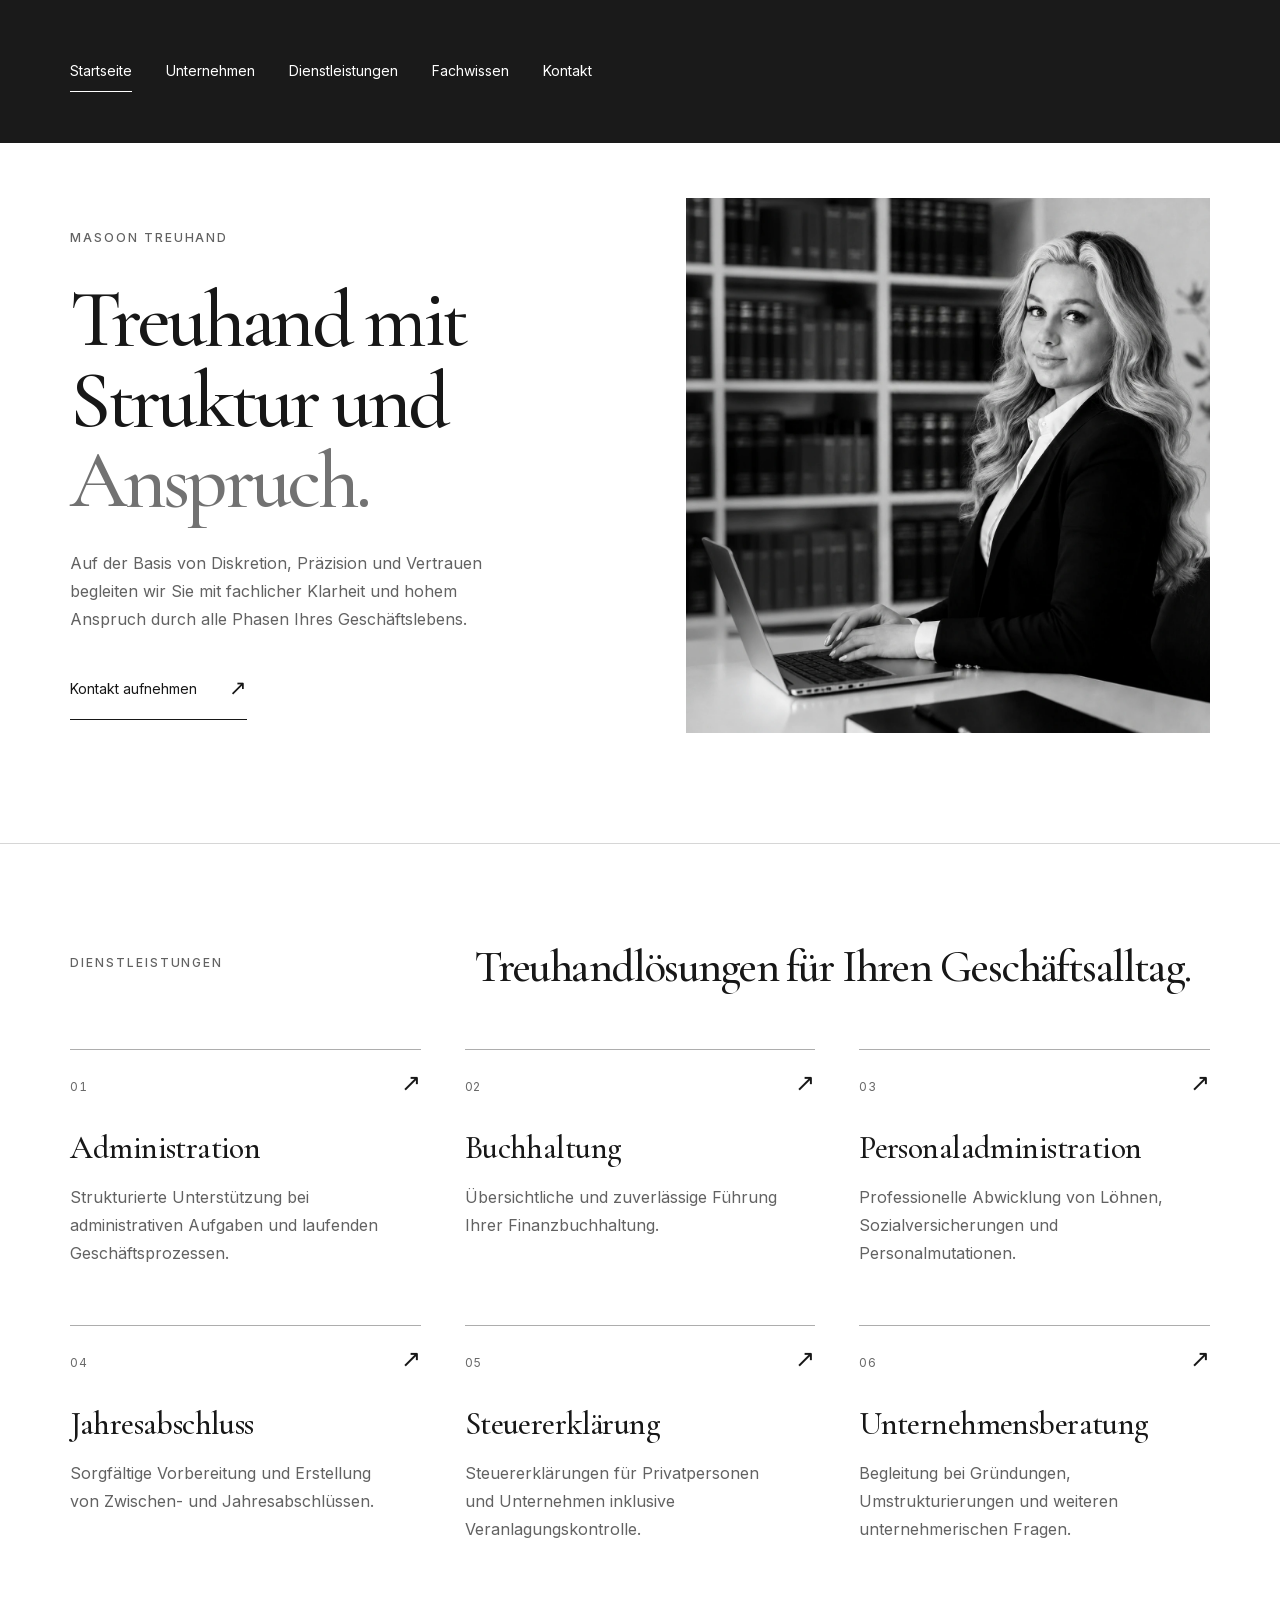
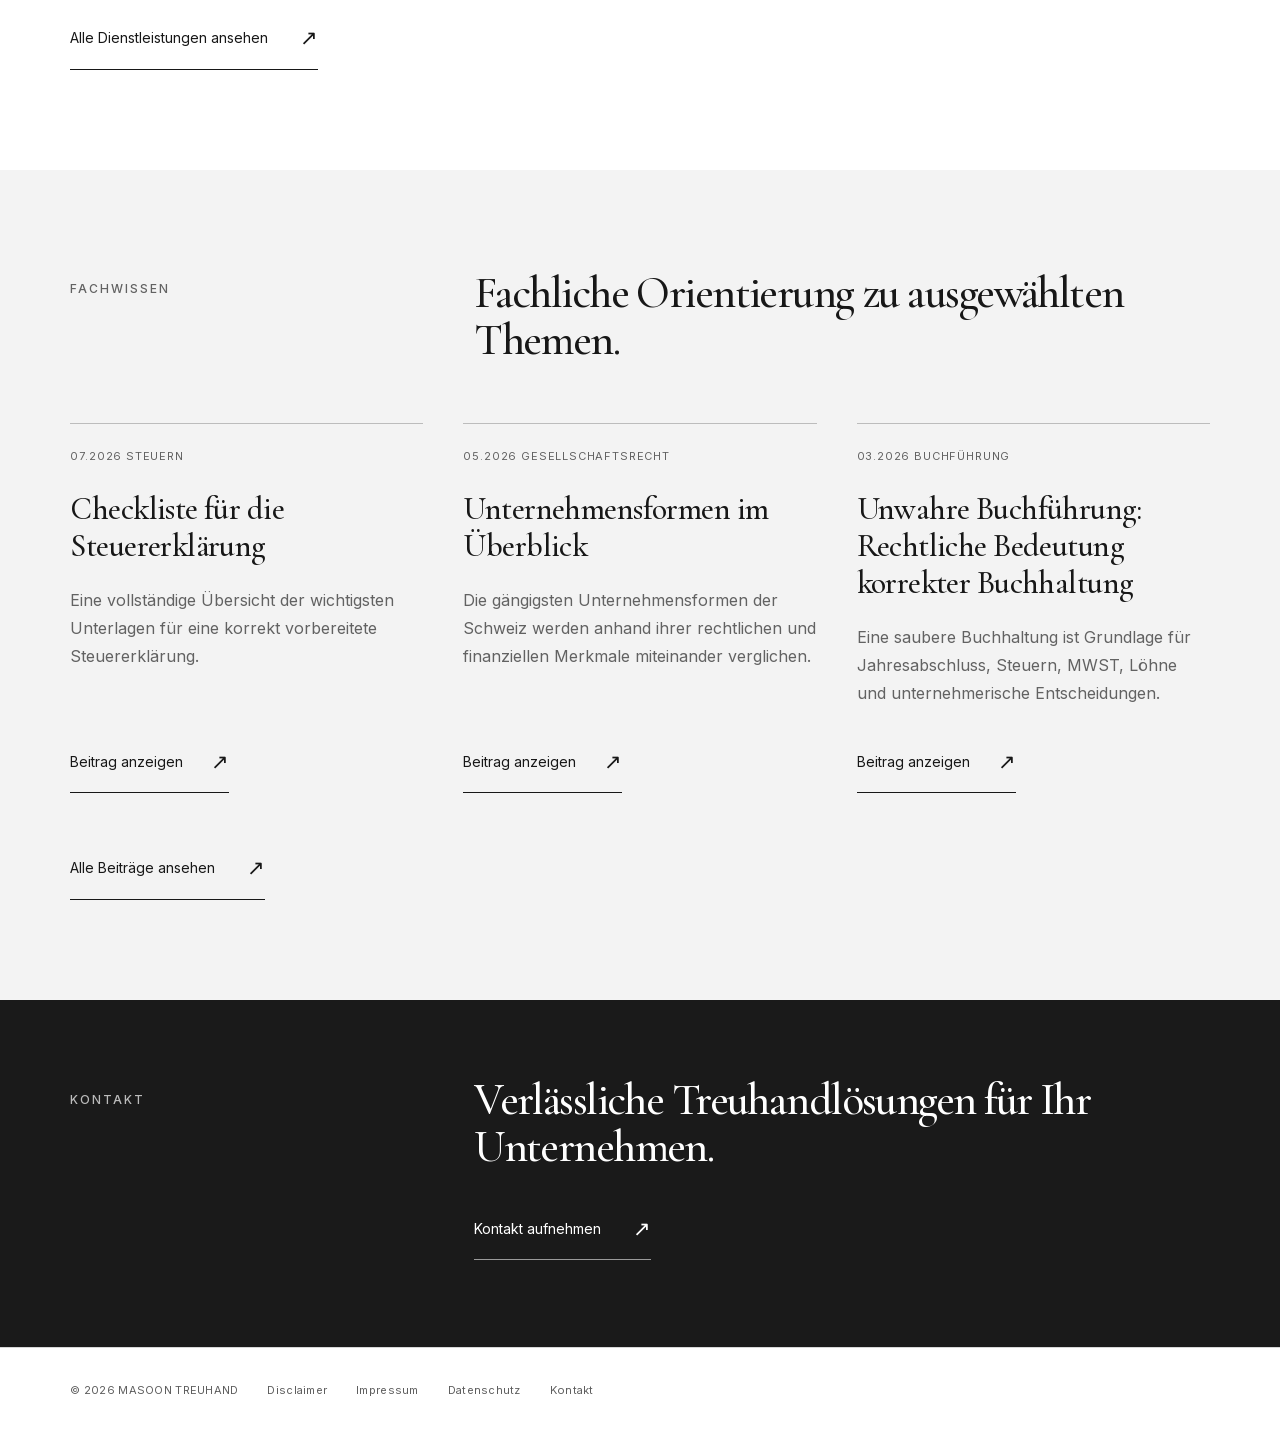
<file: index.html>
<!doctype html>
<html lang="de-CH">
  <head>
    <meta charset="utf-8">
    <meta name="viewport" content="width=device-width,initial-scale=1">
    <meta name="theme-color" content="#ffffff">
    <title>Treuhand mit Struktur und Anspruch | MASOON TREUHAND</title>
    <meta name="description" content="MASOON TREUHAND in Luzern. Buchhaltung, Personaladministration, Jahresabschluss, Steuererklärung und Unternehmensberatung.">
    <link rel="icon" href="data:image/svg+xml,%3Csvg xmlns='http://www.w3.org/2000/svg' viewBox='0 0 40 40'%3E%3Crect width='40' height='40' fill='%23171717'/%3E%3Ctext x='20' y='29' font-size='30' text-anchor='middle' fill='white' font-family='Georgia'%3EM%3C/text%3E%3C/svg%3E" type="image/svg+xml">
    <link rel="preload" href="/assets/inter.woff2" as="font" type="font/woff2" crossorigin>
    <link rel="preload" href="/assets/cormorant.woff2" as="font" type="font/woff2" crossorigin>
    <link rel="preload" href="/assets/portrait.webp" as="image" type="image/webp">
    <link rel="stylesheet" href="/assets/style.css">
    <script src="/assets/site.js" defer></script>
  </head>
  <body class="home">
    <a class="skip" href="#inhalt">Zum Inhalt</a>
    <header class="site-header">
      <div class="header-inner">
<button class="menu-toggle" aria-expanded="false" aria-controls="navigation" type="button">
          <span>Menü</span>
          <span class="menu-icon" aria-hidden="true">☰</span>
        </button>
        <nav id="navigation" aria-label="Hauptnavigation">
          <a href="/" aria-current="page">Startseite</a>
          <a href="/unternehmen/">Unternehmen</a>
          <a href="/dienstleistungen/">Dienstleistungen</a>
          <a href="/fachwissen/">Fachwissen</a>
          <a href="/kontakt/">Kontakt</a>
        </nav>
      </div>
    </header>

    <main id="inhalt">
      <section class="hero">
        <div class="hero-copy">
          <p class="eyebrow">MASOON TREUHAND</p>
          <h1>Treuhand mit<br>Struktur und<br><em>Anspruch.</em></h1>
          <p class="hero-intro">Auf der Basis von Diskretion, Präzision und Vertrauen begleiten wir Sie mit fachlicher Klarheit und hohem Anspruch durch alle Phasen Ihres Geschäftslebens.</p>
          <a class="text-link" href="/kontakt/">Kontakt aufnehmen<span aria-hidden="true">↗</span></a>
        </div>
        <figure class="hero-image">
          <img src="/assets/portrait.webp" width="2048" height="1152" alt="" fetchpriority="high" decoding="sync">
        </figure>
      </section>

      <section class="home-services section">
        <div class="section-heading">
          <p class="eyebrow">Dienstleistungen</p>
          <h2>Treuhandlösungen für Ihren Geschäftsalltag.</h2>
        </div>
        <div class="service-grid">
          <article class="service-teaser">
            <span class="number">01</span>
            <h3><a href="/dienstleistungen/#leistung-1">Administration</a></h3>
            <p>Strukturierte Unterstützung bei administrativen Aufgaben und laufenden Geschäftsprozessen.</p>
            <a class="corner-link" href="/dienstleistungen/#leistung-1" aria-label="Administration ansehen">↗</a>
          </article>
          <article class="service-teaser">
            <span class="number">02</span>
            <h3><a href="/dienstleistungen/#leistung-2">Buchhaltung</a></h3>
            <p>Übersichtliche und zuverlässige Führung Ihrer Finanzbuchhaltung.</p>
            <a class="corner-link" href="/dienstleistungen/#leistung-2" aria-label="Buchhaltung ansehen">↗</a>
          </article>
          <article class="service-teaser">
            <span class="number">03</span>
            <h3><a href="/dienstleistungen/#leistung-3">Personaladministration</a></h3>
            <p>Professionelle Abwicklung von Löhnen, Sozialversicherungen und Personalmutationen.</p>
            <a class="corner-link" href="/dienstleistungen/#leistung-3" aria-label="Personaladministration ansehen">↗</a>
          </article>
          <article class="service-teaser">
            <span class="number">04</span>
            <h3><a href="/dienstleistungen/#leistung-4">Jahresabschluss</a></h3>
            <p>Sorgfältige Vorbereitung und Erstellung von Zwischen- und Jahresabschlüssen.</p>
            <a class="corner-link" href="/dienstleistungen/#leistung-4" aria-label="Jahresabschluss ansehen">↗</a>
          </article>
          <article class="service-teaser">
            <span class="number">05</span>
            <h3><a href="/dienstleistungen/#leistung-5">Steuererklärung</a></h3>
            <p>Steuererklärungen für Privatpersonen und Unternehmen inklusive Veranlagungskontrolle.</p>
            <a class="corner-link" href="/dienstleistungen/#leistung-5" aria-label="Steuererklärung ansehen">↗</a>
          </article>
          <article class="service-teaser">
            <span class="number">06</span>
            <h3><a href="/dienstleistungen/#leistung-6">Unternehmensberatung</a></h3>
            <p>Begleitung bei Gründungen, Umstrukturierungen und weiteren unternehmerischen Fragen.</p>
            <a class="corner-link" href="/dienstleistungen/#leistung-6" aria-label="Unternehmensberatung ansehen">↗</a>
          </article>
        </div>
        <a class="text-link" href="/dienstleistungen/">Alle Dienstleistungen ansehen<span aria-hidden="true">↗</span></a>
      </section>

      <section class="home-knowledge section">
        <div class="section-heading">
          <p class="eyebrow">Fachwissen</p>
          <h2>Fachliche Orientierung zu ausgewählten Themen.</h2>
        </div>
        <div class="articles-grid">
          <article class="article-card">
            <time>07.2026 STEUERN</time>
            <h3><a href="/fachwissen/checkliste-steuererklaerung/">Checkliste für die Steuererklärung</a></h3>
            <p>Eine vollständige Übersicht der wichtigsten Unterlagen für eine korrekt vorbereitete Steuererklärung.</p>
            <a class="text-link" href="/fachwissen/checkliste-steuererklaerung/">Beitrag anzeigen<span aria-hidden="true">↗</span></a>
          </article>
          <article class="article-card">
            <time>05.2026 GESELLSCHAFTSRECHT</time>
            <h3><a href="/fachwissen/unternehmensformen/">Unternehmensformen im Überblick</a></h3>
            <p>Die gängigsten Unternehmensformen der Schweiz werden anhand ihrer rechtlichen und finanziellen Merkmale miteinander verglichen.</p>
            <a class="text-link" href="/fachwissen/unternehmensformen/">Beitrag anzeigen<span aria-hidden="true">↗</span></a>
          </article>
          <article class="article-card">
            <time>03.2026 BUCHFÜHRUNG</time>
            <h3><a href="/fachwissen/unwahre-buchfuehrung/">Unwahre Buchführung: Rechtliche Bedeutung korrekter Buchhaltung</a></h3>
            <p>Eine saubere Buchhaltung ist Grundlage für Jahresabschluss, Steuern, MWST, Löhne und unternehmerische Entscheidungen.</p>
            <a class="text-link" href="/fachwissen/unwahre-buchfuehrung/">Beitrag anzeigen<span aria-hidden="true">↗</span></a>
          </article>
        </div>
        <a class="text-link" href="/fachwissen/">Alle Beiträge ansehen<span aria-hidden="true">↗</span></a>
      </section>

      <section class="contact-band">
        <p class="eyebrow">Kontakt</p>
        <div>
          <h2>Verlässliche Treuhandlösungen für Ihr Unternehmen.</h2>
          <a class="light-link" href="/kontakt/">Kontakt aufnehmen<span aria-hidden="true">↗</span></a>
        </div>
      </section>
    </main>

    <footer class="site-footer">
      <div>
        <a href="/">© 2026 MASOON TREUHAND</a>
        <a href="/disclaimer/">Disclaimer</a>
        <a href="/impressum/">Impressum</a>
        <a href="/datenschutz/">Datenschutz</a>
        <a href="/kontakt/">Kontakt</a>
      </div>
    </footer>
  </body>
</html>
</file>
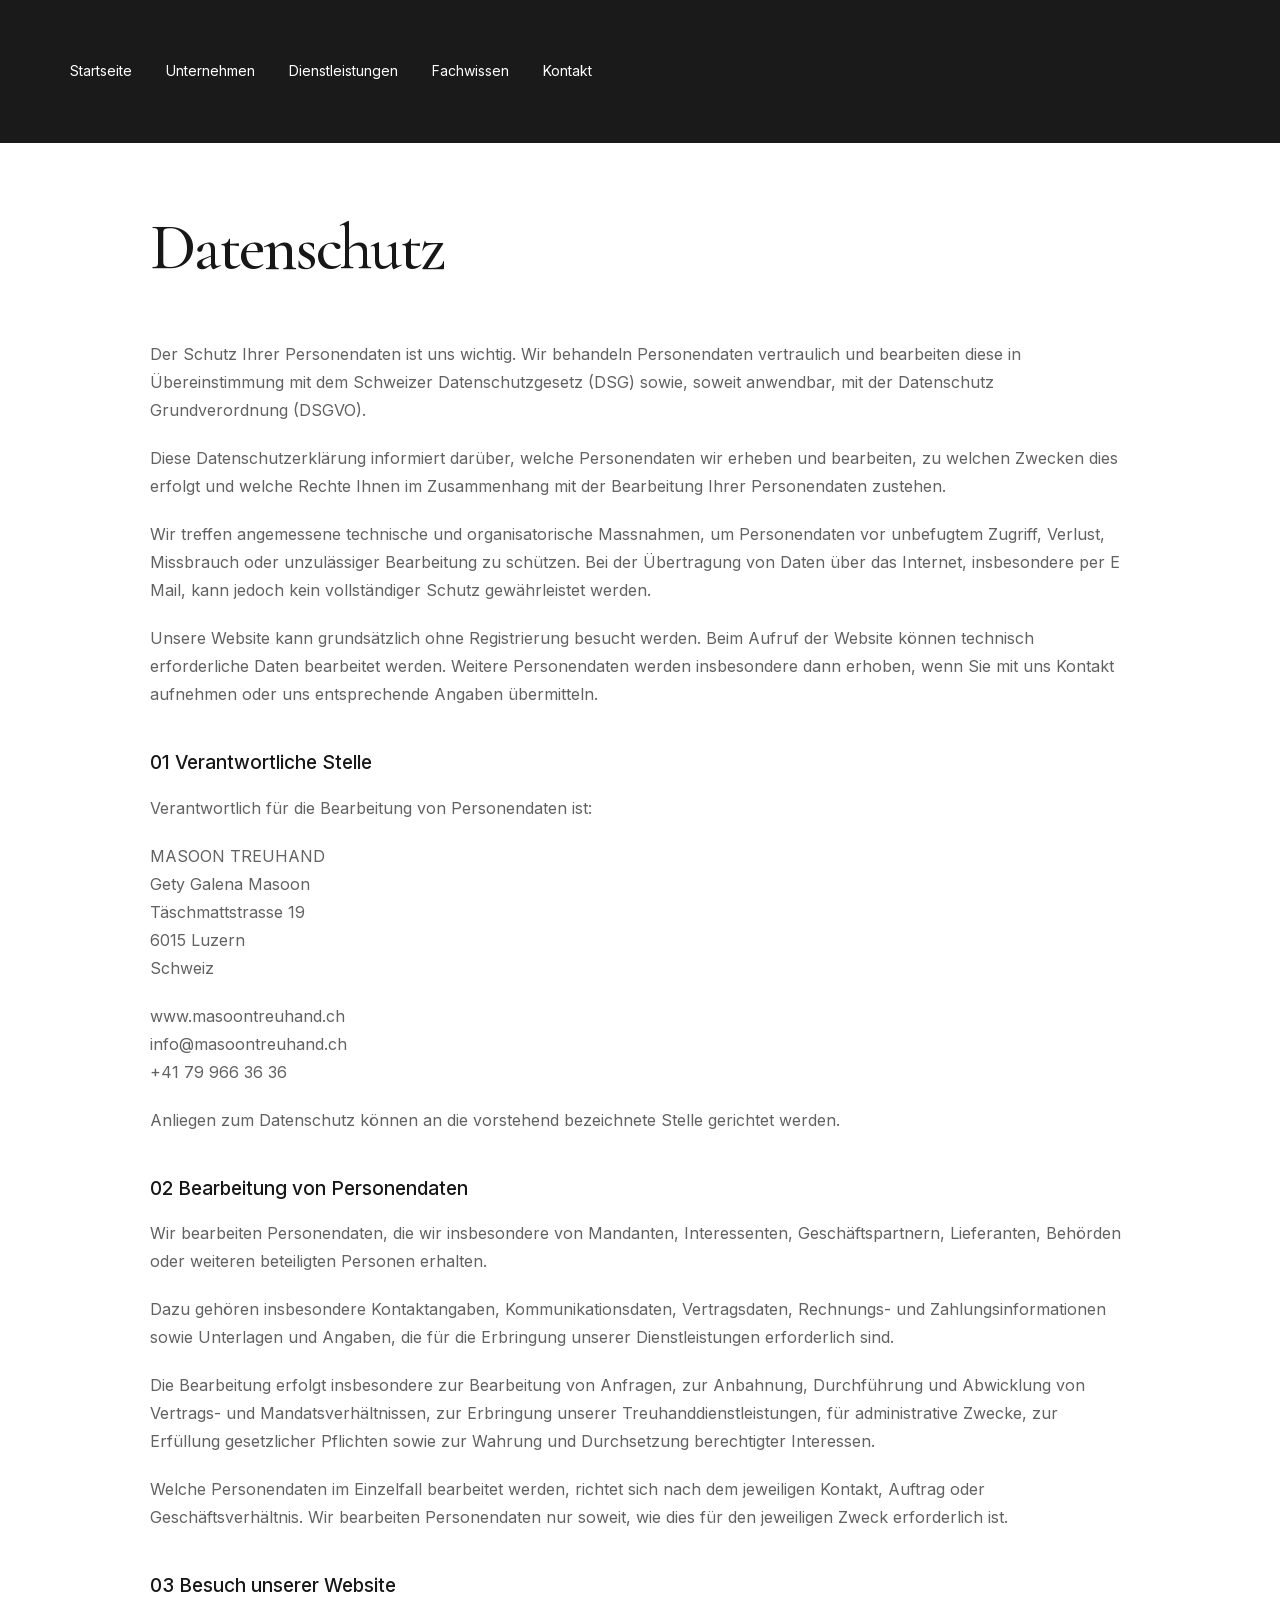
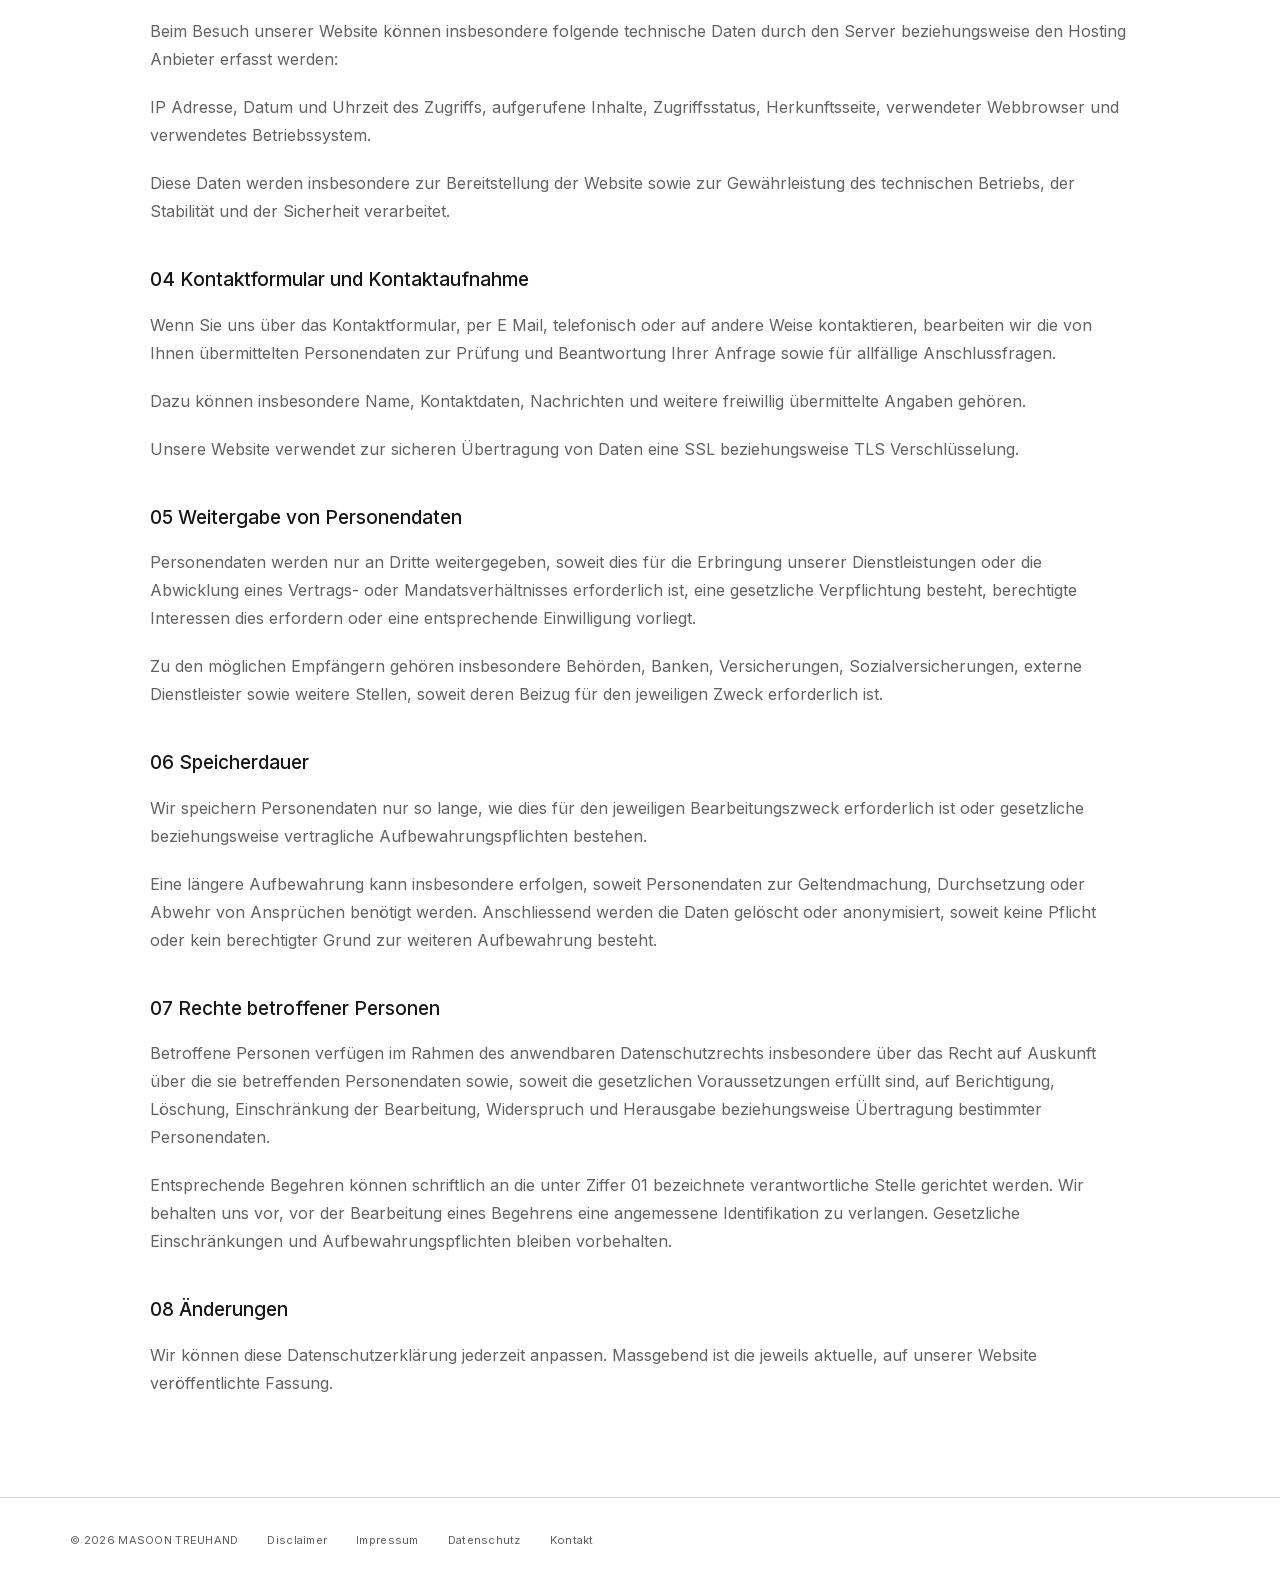
<file: datenschutz/index.html>
<!doctype html>
<html lang="de-CH">
  <head>
    <meta charset="utf-8">
    <meta name="viewport" content="width=device-width,initial-scale=1">
    <meta name="theme-color" content="#ffffff">
    <title>Datenschutz | MASOON TREUHAND</title>
    <meta name="description" content="MASOON TREUHAND in Luzern. Buchhaltung, Personaladministration, Jahresabschluss, Steuererklärung und Unternehmensberatung.">
    <link rel="icon" href="data:image/svg+xml,%3Csvg xmlns='http://www.w3.org/2000/svg' viewBox='0 0 40 40'%3E%3Crect width='40' height='40' fill='%23171717'/%3E%3Ctext x='20' y='29' font-size='30' text-anchor='middle' fill='white' font-family='Georgia'%3EM%3C/text%3E%3C/svg%3E" type="image/svg+xml">
    <link rel="preload" href="/assets/inter.woff2" as="font" type="font/woff2" crossorigin>
    <link rel="preload" href="/assets/cormorant.woff2" as="font" type="font/woff2" crossorigin>
    <link rel="stylesheet" href="/assets/style.css">
    <script src="/assets/site.js" defer></script>
  </head>
  <body class="">
    <a class="skip" href="#inhalt">Zum Inhalt</a>
    <header class="site-header">
      <div class="header-inner">
<button class="menu-toggle" aria-expanded="false" aria-controls="navigation" type="button">
          <span>Menü</span>
          <span class="menu-icon" aria-hidden="true">☰</span>
        </button>
        <nav id="navigation" aria-label="Hauptnavigation">
          <a href="/">Startseite</a>
          <a href="/unternehmen/">Unternehmen</a>
          <a href="/dienstleistungen/">Dienstleistungen</a>
          <a href="/fachwissen/">Fachwissen</a>
          <a href="/kontakt/">Kontakt</a>
        </nav>
      </div>
    </header>

    <main id="inhalt">
      <section class="legal section">
        <h1>Datenschutz</h1>
        <div class="disclaimer-card">
          <div class="prose">
            <p class="mt-body-copy">Der Schutz Ihrer Personendaten ist uns wichtig. Wir behandeln Personendaten vertraulich und bearbeiten diese in Übereinstimmung mit dem Schweizer Datenschutzgesetz (DSG) sowie, soweit anwendbar, mit der Datenschutz Grundverordnung (DSGVO).</p>
            <p class="mt-body-copy">Diese Datenschutzerklärung informiert darüber, welche Personendaten wir erheben und bearbeiten, zu welchen Zwecken dies erfolgt und welche Rechte Ihnen im Zusammenhang mit der Bearbeitung Ihrer Personendaten zustehen.</p>
            <p class="mt-body-copy">Wir treffen angemessene technische und organisatorische Massnahmen, um Personendaten vor unbefugtem Zugriff, Verlust, Missbrauch oder unzulässiger Bearbeitung zu schützen. Bei der Übertragung von Daten über das Internet, insbesondere per E Mail, kann jedoch kein vollständiger Schutz gewährleistet werden.</p>
            <p class="mt-body-copy">Unsere Website kann grundsätzlich ohne Registrierung besucht werden. Beim Aufruf der Website können technisch erforderliche Daten bearbeitet werden. Weitere Personendaten werden insbesondere dann erhoben, wenn Sie mit uns Kontakt aufnehmen oder uns entsprechende Angaben übermitteln.</p>
            <h2>01 Verantwortliche Stelle</h2>
            <p class="mt-body-copy">Verantwortlich für die Bearbeitung von Personendaten ist:</p>
            <p class="mt-body-copy">MASOON TREUHAND<br/>Gety Galena Masoon<br/>Täschmattstrasse 19<br/>6015 Luzern<br/>Schweiz</p>
            <p class="mt-body-copy">www.masoontreuhand.ch<br/>info@masoontreuhand.ch<br/>+41 79 966 36 36</p>
            <p class="mt-body-copy">Anliegen zum Datenschutz können an die vorstehend bezeichnete Stelle gerichtet werden.</p>
            <h2>02 Bearbeitung von Personendaten</h2>
            <p class="mt-body-copy">Wir bearbeiten Personendaten, die wir insbesondere von Mandanten, Interessenten, Geschäftspartnern, Lieferanten, Behörden oder weiteren beteiligten Personen erhalten.</p>
            <p class="mt-body-copy">Dazu gehören insbesondere Kontaktangaben, Kommunikationsdaten, Vertragsdaten, Rechnungs- und Zahlungsinformationen sowie Unterlagen und Angaben, die für die Erbringung unserer Dienstleistungen erforderlich sind.</p>
            <p class="mt-body-copy">Die Bearbeitung erfolgt insbesondere zur Bearbeitung von Anfragen, zur Anbahnung, Durchführung und Abwicklung von Vertrags- und Mandatsverhältnissen, zur Erbringung unserer Treuhanddienstleistungen, für administrative Zwecke, zur Erfüllung gesetzlicher Pflichten sowie zur Wahrung und Durchsetzung berechtigter Interessen.</p>
            <p class="mt-body-copy">Welche Personendaten im Einzelfall bearbeitet werden, richtet sich nach dem jeweiligen Kontakt, Auftrag oder Geschäftsverhältnis. Wir bearbeiten Personendaten nur soweit, wie dies für den jeweiligen Zweck erforderlich ist.</p>
            <h2>03 Besuch unserer Website</h2>
            <p class="mt-body-copy">Beim Besuch unserer Website können insbesondere folgende technische Daten durch den Server beziehungsweise den Hosting Anbieter erfasst werden:</p>
            <p class="mt-body-copy">IP Adresse, Datum und Uhrzeit des Zugriffs, aufgerufene Inhalte, Zugriffsstatus, Herkunftsseite, verwendeter Webbrowser und verwendetes Betriebssystem.</p>
            <p class="mt-body-copy">Diese Daten werden insbesondere zur Bereitstellung der Website sowie zur Gewährleistung des technischen Betriebs, der Stabilität und der Sicherheit verarbeitet.</p>
            <h2>04 Kontaktformular und Kontaktaufnahme</h2>
            <p class="mt-body-copy">Wenn Sie uns über das Kontaktformular, per E Mail, telefonisch oder auf andere Weise kontaktieren, bearbeiten wir die von Ihnen übermittelten Personendaten zur Prüfung und Beantwortung Ihrer Anfrage sowie für allfällige Anschlussfragen.</p>
            <p class="mt-body-copy">Dazu können insbesondere Name, Kontaktdaten, Nachrichten und weitere freiwillig übermittelte Angaben gehören.</p>
            <p class="mt-body-copy">Unsere Website verwendet zur sicheren Übertragung von Daten eine SSL beziehungsweise TLS Verschlüsselung.</p>
            <h2>05 Weitergabe von Personendaten</h2>
            <p class="mt-body-copy">Personendaten werden nur an Dritte weitergegeben, soweit dies für die Erbringung unserer Dienstleistungen oder die Abwicklung eines Vertrags- oder Mandatsverhältnisses erforderlich ist, eine gesetzliche Verpflichtung besteht, berechtigte Interessen dies erfordern oder eine entsprechende Einwilligung vorliegt.</p>
            <p class="mt-body-copy">Zu den möglichen Empfängern gehören insbesondere Behörden, Banken, Versicherungen, Sozialversicherungen, externe Dienstleister sowie weitere Stellen, soweit deren Beizug für den jeweiligen Zweck erforderlich ist.</p>
            <h2>06 Speicherdauer</h2>
            <p class="mt-body-copy">Wir speichern Personendaten nur so lange, wie dies für den jeweiligen Bearbeitungszweck erforderlich ist oder gesetzliche beziehungsweise vertragliche Aufbewahrungspflichten bestehen.</p>
            <p class="mt-body-copy">Eine längere Aufbewahrung kann insbesondere erfolgen, soweit Personendaten zur Geltendmachung, Durchsetzung oder Abwehr von Ansprüchen benötigt werden. Anschliessend werden die Daten gelöscht oder anonymisiert, soweit keine Pflicht oder kein berechtigter Grund zur weiteren Aufbewahrung besteht.</p>
            <h2>07 Rechte betroffener Personen</h2>
            <p class="mt-body-copy">Betroffene Personen verfügen im Rahmen des anwendbaren Datenschutzrechts insbesondere über das Recht auf Auskunft über die sie betreffenden Personendaten sowie, soweit die gesetzlichen Voraussetzungen erfüllt sind, auf Berichtigung, Löschung, Einschränkung der Bearbeitung, Widerspruch und Herausgabe beziehungsweise Übertragung bestimmter Personendaten.</p>
            <p class="mt-body-copy">Entsprechende Begehren können schriftlich an die unter Ziffer 01 bezeichnete verantwortliche Stelle gerichtet werden. Wir behalten uns vor, vor der Bearbeitung eines Begehrens eine angemessene Identifikation zu verlangen. Gesetzliche Einschränkungen und Aufbewahrungspflichten bleiben vorbehalten.</p>
            <h2>08 Änderungen</h2>
            <p class="mt-body-copy">Wir können diese Datenschutzerklärung jederzeit anpassen. Massgebend ist die jeweils aktuelle, auf unserer Website veröffentlichte Fassung.</p>
          </div>
        </div>
      </section>
    </main>

    <footer class="site-footer">
      <div>
        <a href="/">© 2026 MASOON TREUHAND</a>
        <a href="/disclaimer/">Disclaimer</a>
        <a href="/impressum/">Impressum</a>
        <a href="/datenschutz/">Datenschutz</a>
        <a href="/kontakt/">Kontakt</a>
      </div>
    </footer>
  </body>
</html>
</file>
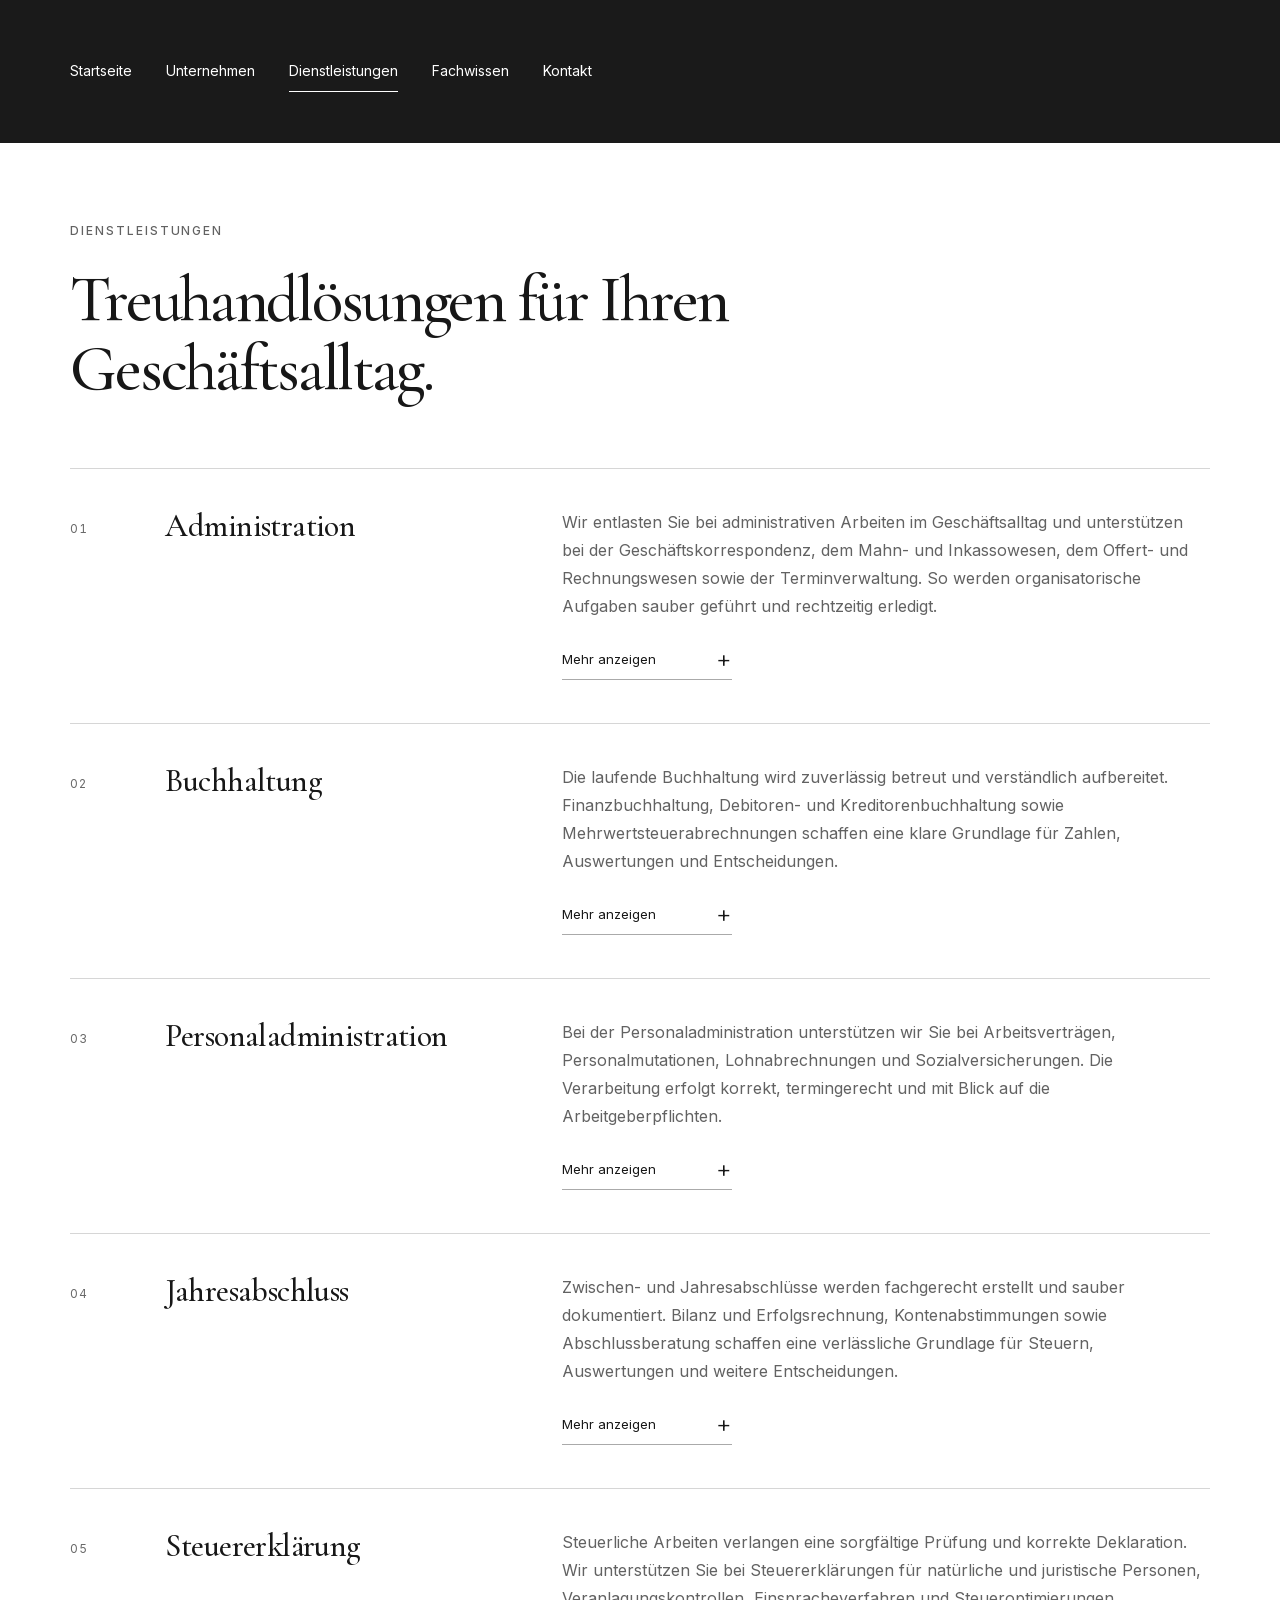
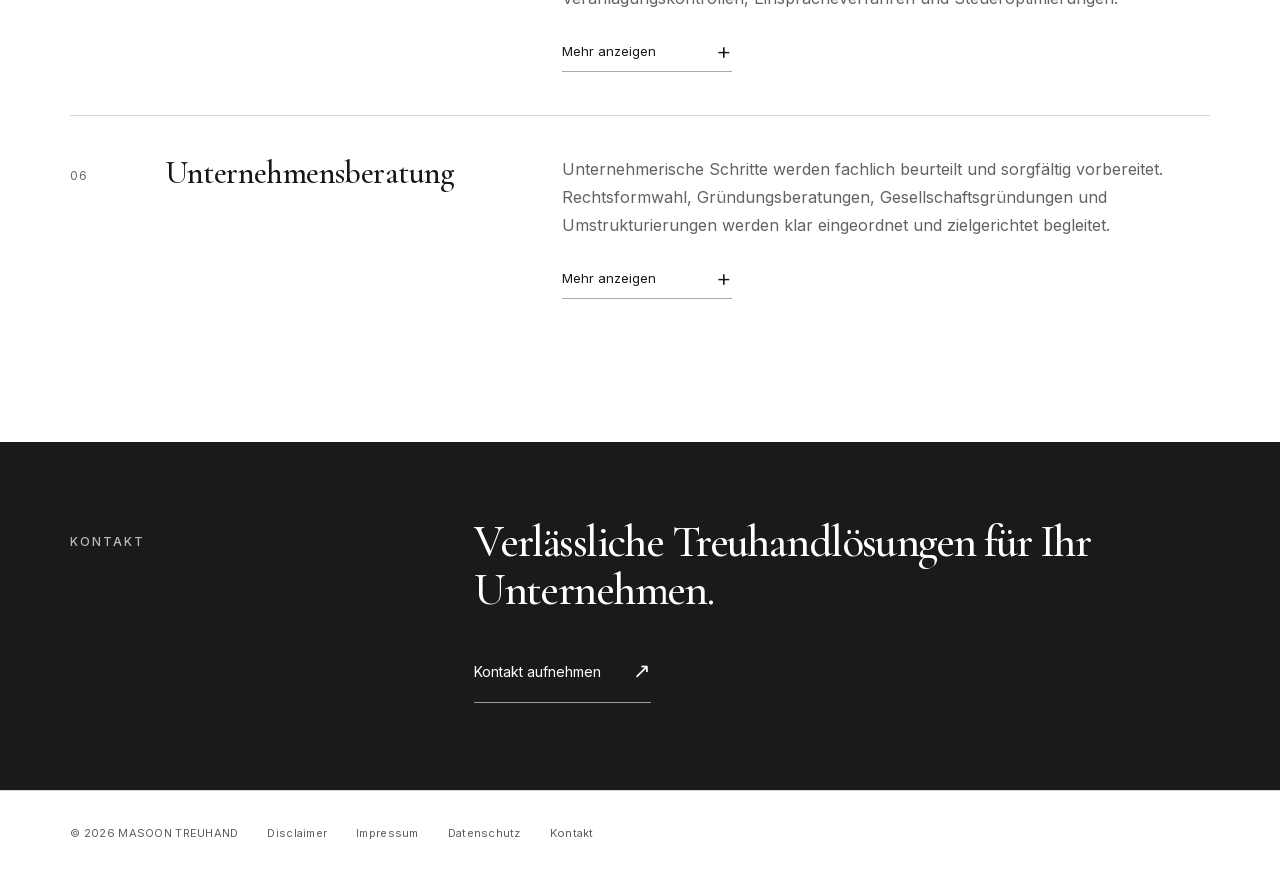
<file: dienstleistungen/index.html>
<!doctype html>
<html lang="de-CH">
  <head>
    <meta charset="utf-8">
    <meta name="viewport" content="width=device-width,initial-scale=1">
    <meta name="theme-color" content="#ffffff">
    <title>Dienstleistungen | MASOON TREUHAND</title>
    <meta name="description" content="MASOON TREUHAND in Luzern. Buchhaltung, Personaladministration, Jahresabschluss, Steuererklärung und Unternehmensberatung.">
    <link rel="icon" href="data:image/svg+xml,%3Csvg xmlns='http://www.w3.org/2000/svg' viewBox='0 0 40 40'%3E%3Crect width='40' height='40' fill='%23171717'/%3E%3Ctext x='20' y='29' font-size='30' text-anchor='middle' fill='white' font-family='Georgia'%3EM%3C/text%3E%3C/svg%3E" type="image/svg+xml">
    <link rel="preload" href="/assets/inter.woff2" as="font" type="font/woff2" crossorigin>
    <link rel="preload" href="/assets/cormorant.woff2" as="font" type="font/woff2" crossorigin>
    <link rel="stylesheet" href="/assets/style.css">
    <script src="/assets/site.js" defer></script>
  </head>
  <body class="">
    <a class="skip" href="#inhalt">Zum Inhalt</a>
    <header class="site-header">
      <div class="header-inner">
<button class="menu-toggle" aria-expanded="false" aria-controls="navigation" type="button">
          <span>Menü</span>
          <span class="menu-icon" aria-hidden="true">☰</span>
        </button>
        <nav id="navigation" aria-label="Hauptnavigation">
          <a href="/">Startseite</a>
          <a href="/unternehmen/">Unternehmen</a>
          <a href="/dienstleistungen/" aria-current="page">Dienstleistungen</a>
          <a href="/fachwissen/">Fachwissen</a>
          <a href="/kontakt/">Kontakt</a>
        </nav>
      </div>
    </header>

    <main id="inhalt">
      <section class="services section">
        <div class="page-heading">
          <p class="eyebrow">Dienstleistungen</p>
          <h1>Treuhandlösungen für Ihren Geschäftsalltag.</h1>
        </div>
        <div class="service-list">
          <article class="service-row" id="leistung-1">
            <span class="number">01</span>
            <h2>Administration</h2>
            <div>
              <p>Wir entlasten Sie bei administrativen Arbeiten im Geschäftsalltag und unterstützen bei der Geschäftskorrespondenz, dem Mahn- und Inkassowesen, dem Offert- und Rechnungswesen sowie der Terminverwaltung. So werden organisatorische Aufgaben sauber geführt und rechtzeitig erledigt.</p>
              <details><summary><span class="when-closed">Mehr anzeigen</span>
              <span class="when-open">Weniger anzeigen</span>
              <span class="plus" aria-hidden="true">+</span></summary>
              <ul>
                <li>Allgemeine Administration</li>
                <li>Postadministration</li>
                <li>Geschäftskorrespondenz</li>
                <li>Mahn- und Inkassowesen</li>
                <li>Offert- und Rechnungswesen</li>
                <li>Zahlungsverkehr</li>
                <li>Dokumentenmanagement</li>
                <li>Terminverwaltung</li>
              </ul>
              </details>
            </div>
          </article>
          <article class="service-row" id="leistung-2">
            <span class="number">02</span>
            <h2>Buchhaltung</h2>
            <div>
              <p>Die laufende Buchhaltung wird zuverlässig betreut und verständlich aufbereitet. Finanzbuchhaltung, Debitoren- und Kreditorenbuchhaltung sowie Mehrwertsteuerabrechnungen schaffen eine klare Grundlage für Zahlen, Auswertungen und Entscheidungen.</p>
              <details><summary><span class="when-closed">Mehr anzeigen</span>
              <span class="when-open">Weniger anzeigen</span>
              <span class="plus" aria-hidden="true">+</span></summary>
              <ul>
                <li>Finanzbuchhaltung</li>
                <li>Debitorenbuchhaltung</li>
                <li>Kreditorenbuchhaltung</li>
                <li>Zahlungsverkehr</li>
                <li>Mehrwertsteuerberatung</li>
                <li>Mehrwertsteuerabrechnungen</li>
                <li>Umsatzabstimmungen</li>
                <li>Digitale Buchhaltungsprozesse</li>
              </ul>
              </details>
            </div>
          </article>
          <article class="service-row" id="leistung-3">
            <span class="number">03</span>
            <h2>Personaladministration</h2>
            <div>
              <p>Bei der Personaladministration unterstützen wir Sie bei Arbeitsverträgen, Personalmutationen, Lohnabrechnungen und Sozialversicherungen. Die Verarbeitung erfolgt korrekt, termingerecht und mit Blick auf die Arbeitgeberpflichten.</p>
              <details><summary><span class="when-closed">Mehr anzeigen</span>
              <span class="when-open">Weniger anzeigen</span>
              <span class="plus" aria-hidden="true">+</span></summary>
              <ul>
                <li>Arbeitsverträge</li>
                <li>Personalmutationen</li>
                <li>Lohnabrechnungen</li>
                <li>Lohnbuchhaltung</li>
                <li>Lohnausweise</li>
                <li>Quellensteuerabrechnungen</li>
                <li>Sozialversicherungen</li>
                <li>Behördenmeldungen</li>
                <li>Arbeitgeberkontrollen</li>
              </ul>
              </details>
            </div>
          </article>
          <article class="service-row" id="leistung-4">
            <span class="number">04</span>
            <h2>Jahresabschluss</h2>
            <div>
              <p>Zwischen- und Jahresabschlüsse werden fachgerecht erstellt und sauber dokumentiert. Bilanz und Erfolgsrechnung, Kontenabstimmungen sowie Abschlussberatung schaffen eine verlässliche Grundlage für Steuern, Auswertungen und weitere Entscheidungen.</p>
              <details><summary><span class="when-closed">Mehr anzeigen</span>
              <span class="when-open">Weniger anzeigen</span>
              <span class="plus" aria-hidden="true">+</span></summary>
              <ul>
                <li>Zwischenabschlüsse</li>
                <li>Jahresabschlüsse</li>
                <li>Bilanz und Erfolgsrechnung</li>
                <li>Anhang und Revisionsunterlagen</li>
                <li>Kontenabstimmungen</li>
                <li>Abschlussberatung</li>
              </ul>
              </details>
            </div>
          </article>
          <article class="service-row" id="leistung-5">
            <span class="number">05</span>
            <h2>Steuererklärung</h2>
            <div>
              <p>Steuerliche Arbeiten verlangen eine sorgfältige Prüfung und korrekte Deklaration. Wir unterstützen Sie bei Steuererklärungen für natürliche und juristische Personen, Veranlagungskontrollen, Einspracheverfahren und Steueroptimierungen.</p>
              <details><summary><span class="when-closed">Mehr anzeigen</span>
              <span class="when-open">Weniger anzeigen</span>
              <span class="plus" aria-hidden="true">+</span></summary>
              <ul>
                <li>Steuererklärungen natürliche Personen</li>
                <li>Steuererklärungen juristische Personen</li>
                <li>Veranlagungskontrolle</li>
                <li>Einspracheverfahren</li>
                <li>Steueroptimierung</li>
                <li>Steuerberatung</li>
                <li>Steuervertretung</li>
              </ul>
              </details>
            </div>
          </article>
          <article class="service-row" id="leistung-6">
            <span class="number">06</span>
            <h2>Unternehmensberatung</h2>
            <div>
              <p>Unternehmerische Schritte werden fachlich beurteilt und sorgfältig vorbereitet. Rechtsformwahl, Gründungsberatungen, Gesellschaftsgründungen und Umstrukturierungen werden klar eingeordnet und zielgerichtet begleitet.</p>
              <details><summary><span class="when-closed">Mehr anzeigen</span>
              <span class="when-open">Weniger anzeigen</span>
              <span class="plus" aria-hidden="true">+</span></summary>
              <ul>
                <li>Rechtsformwahl</li>
                <li>Gründungsberatung</li>
                <li>Gesellschaftsgründungen</li>
                <li>Umstrukturierungen</li>
                <li>Umwandlungen</li>
                <li>Liquidationen</li>
              </ul>
              </details>
            </div>
          </article>
        </div>
      </section>

      <section class="contact-band">
        <p class="eyebrow">Kontakt</p>
        <div>
          <h2>Verlässliche Treuhandlösungen für Ihr Unternehmen.</h2>
          <a class="light-link" href="/kontakt/">Kontakt aufnehmen<span aria-hidden="true">↗</span></a>
        </div>
      </section>
    </main>

    <footer class="site-footer">
      <div>
        <a href="/">© 2026 MASOON TREUHAND</a>
        <a href="/disclaimer/">Disclaimer</a>
        <a href="/impressum/">Impressum</a>
        <a href="/datenschutz/">Datenschutz</a>
        <a href="/kontakt/">Kontakt</a>
      </div>
    </footer>
  </body>
</html>
</file>
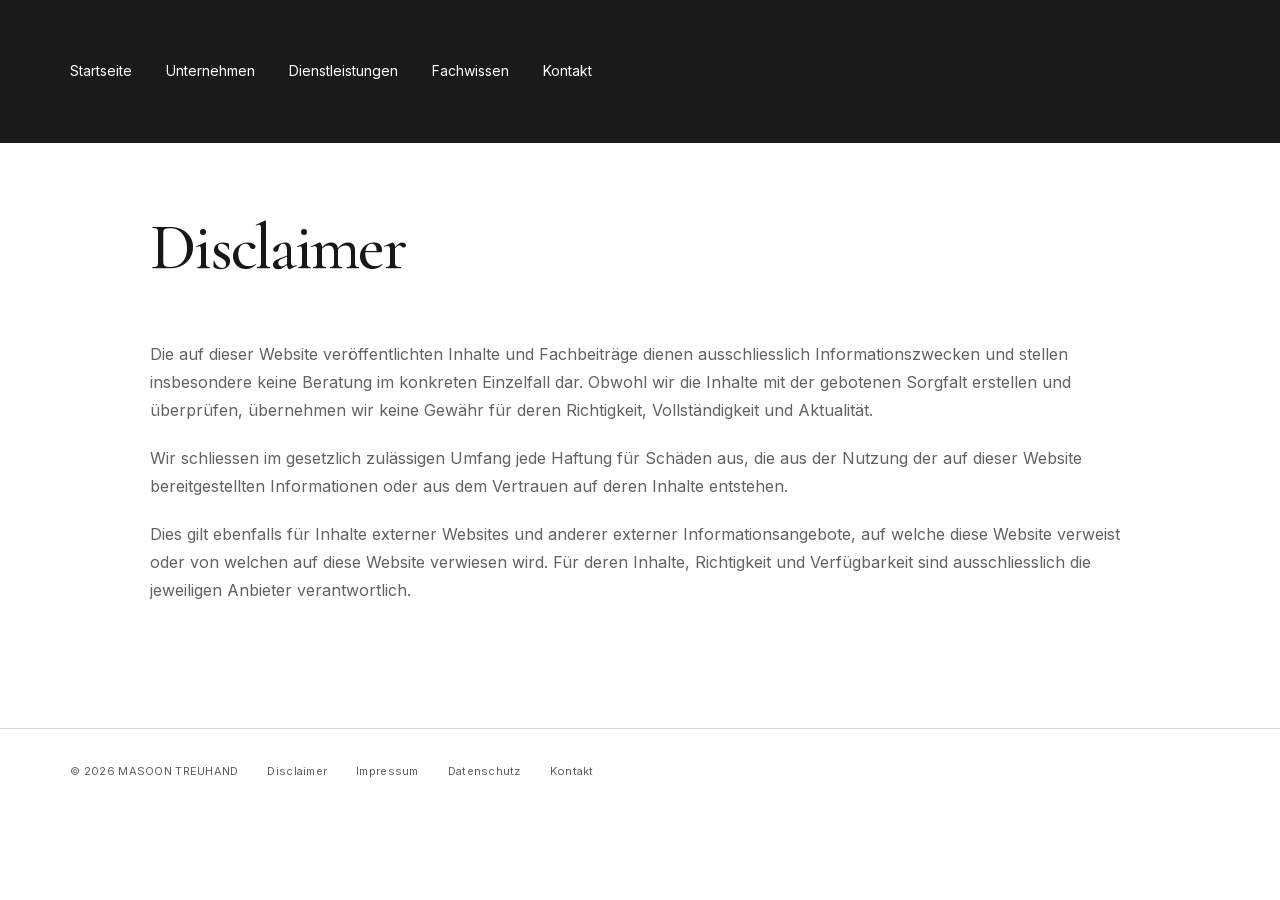
<file: disclaimer/index.html>
<!doctype html>
<html lang="de-CH">
  <head>
    <meta charset="utf-8">
    <meta name="viewport" content="width=device-width,initial-scale=1">
    <meta name="theme-color" content="#ffffff">
    <title>Disclaimer | MASOON TREUHAND</title>
    <meta name="description" content="MASOON TREUHAND in Luzern. Buchhaltung, Personaladministration, Jahresabschluss, Steuererklärung und Unternehmensberatung.">
    <link rel="icon" href="data:image/svg+xml,%3Csvg xmlns='http://www.w3.org/2000/svg' viewBox='0 0 40 40'%3E%3Crect width='40' height='40' fill='%23171717'/%3E%3Ctext x='20' y='29' font-size='30' text-anchor='middle' fill='white' font-family='Georgia'%3EM%3C/text%3E%3C/svg%3E" type="image/svg+xml">
    <link rel="preload" href="/assets/inter.woff2" as="font" type="font/woff2" crossorigin>
    <link rel="preload" href="/assets/cormorant.woff2" as="font" type="font/woff2" crossorigin>
    <link rel="stylesheet" href="/assets/style.css">
    <script src="/assets/site.js" defer></script>
  </head>
  <body class="">
    <a class="skip" href="#inhalt">Zum Inhalt</a>
    <header class="site-header">
      <div class="header-inner">
<button class="menu-toggle" aria-expanded="false" aria-controls="navigation" type="button">
          <span>Menü</span>
          <span class="menu-icon" aria-hidden="true">☰</span>
        </button>
        <nav id="navigation" aria-label="Hauptnavigation">
          <a href="/">Startseite</a>
          <a href="/unternehmen/">Unternehmen</a>
          <a href="/dienstleistungen/">Dienstleistungen</a>
          <a href="/fachwissen/">Fachwissen</a>
          <a href="/kontakt/">Kontakt</a>
        </nav>
      </div>
    </header>

    <main id="inhalt">
      <section class="legal section">
        <h1>Disclaimer</h1>
        <div class="disclaimer-card">
          <div class="prose">
            <p class="mt-body-copy">Die auf dieser Website veröffentlichten Inhalte und Fachbeiträge dienen ausschliesslich Informationszwecken und stellen insbesondere keine Beratung im konkreten Einzelfall dar. Obwohl wir die Inhalte mit der gebotenen Sorgfalt erstellen und überprüfen, übernehmen wir keine Gewähr für deren Richtigkeit, Vollständigkeit und Aktualität.</p>
            <p class="mt-body-copy">Wir schliessen im gesetzlich zulässigen Umfang jede Haftung für Schäden aus, die aus der Nutzung der auf dieser Website bereitgestellten Informationen oder aus dem Vertrauen auf deren Inhalte entstehen.</p>
            <p class="mt-body-copy">Dies gilt ebenfalls für Inhalte externer Websites und anderer externer Informationsangebote, auf welche diese Website verweist oder von welchen auf diese Website verwiesen wird. Für deren Inhalte, Richtigkeit und Verfügbarkeit sind ausschliesslich die jeweiligen Anbieter verantwortlich.</p>
          </div>
        </div>
      </section>
    </main>

    <footer class="site-footer">
      <div>
        <a href="/">© 2026 MASOON TREUHAND</a>
        <a href="/disclaimer/">Disclaimer</a>
        <a href="/impressum/">Impressum</a>
        <a href="/datenschutz/">Datenschutz</a>
        <a href="/kontakt/">Kontakt</a>
      </div>
    </footer>
  </body>
</html>
</file>
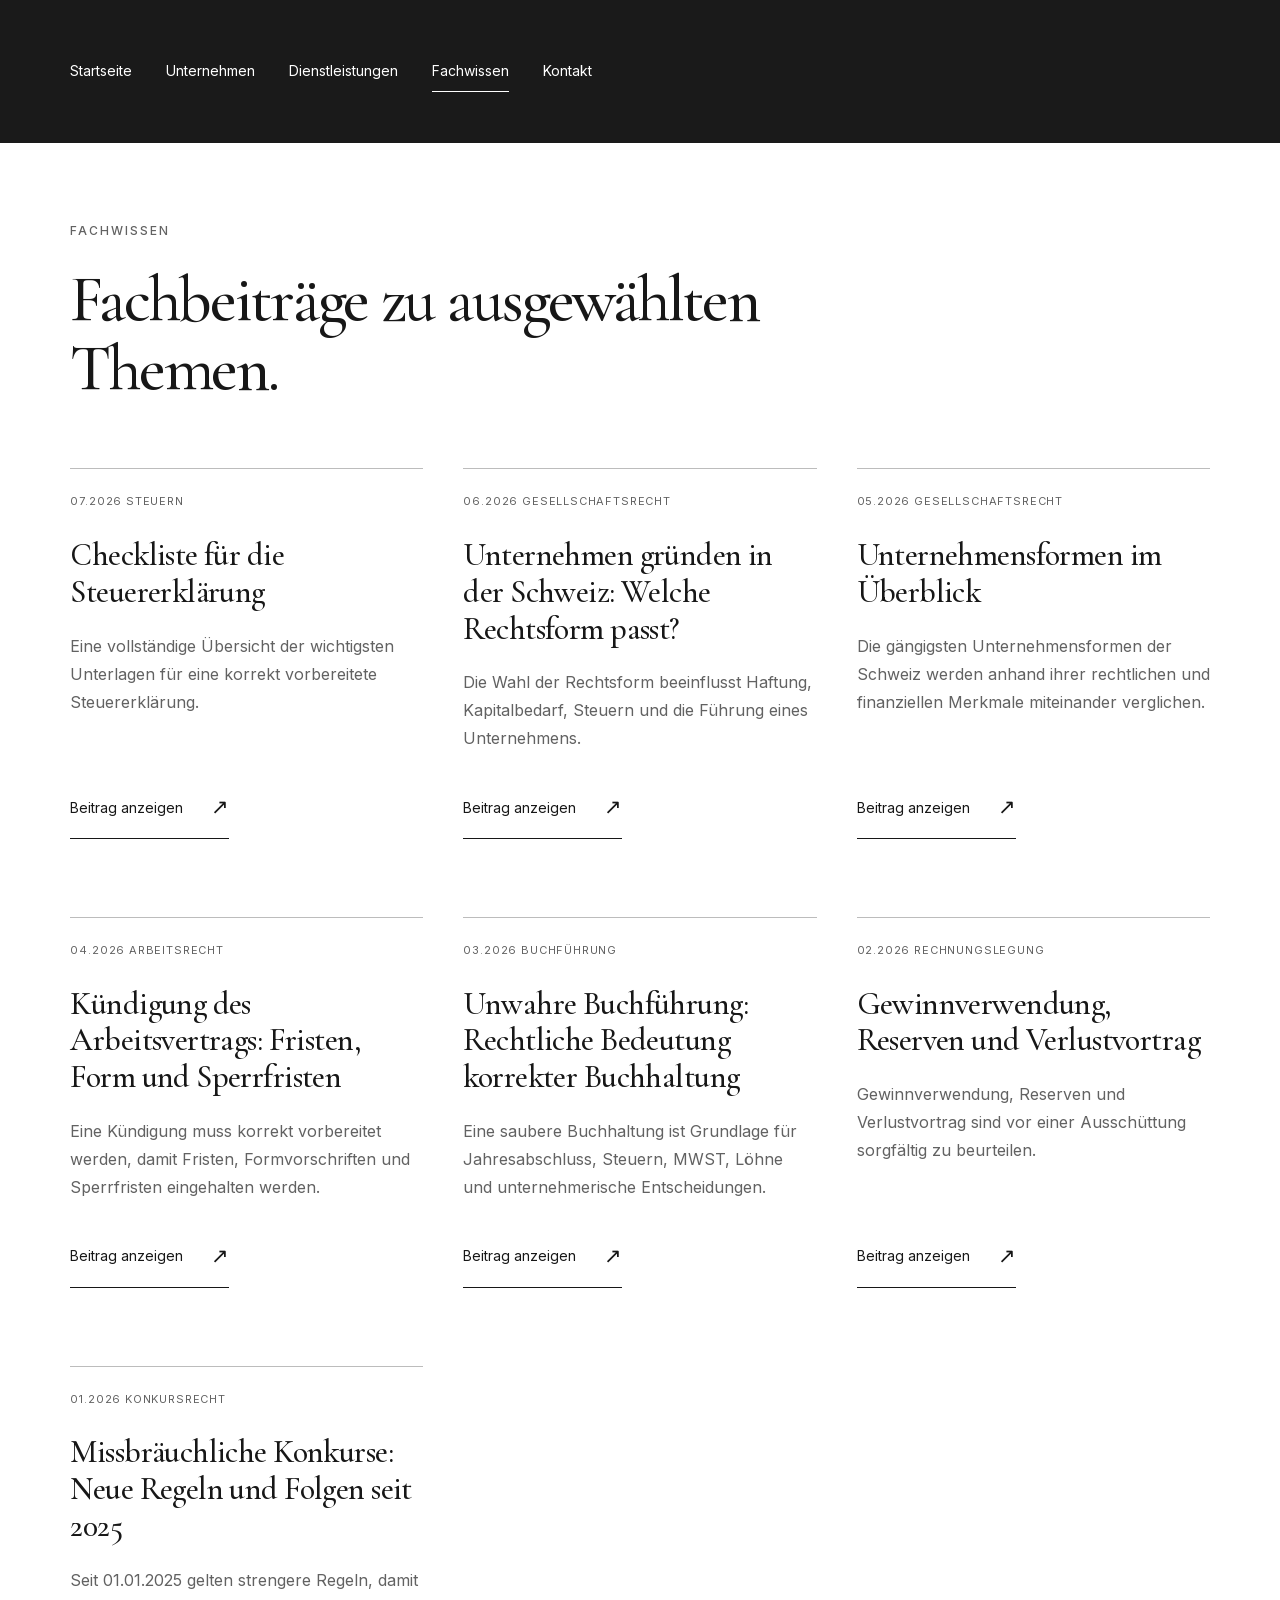
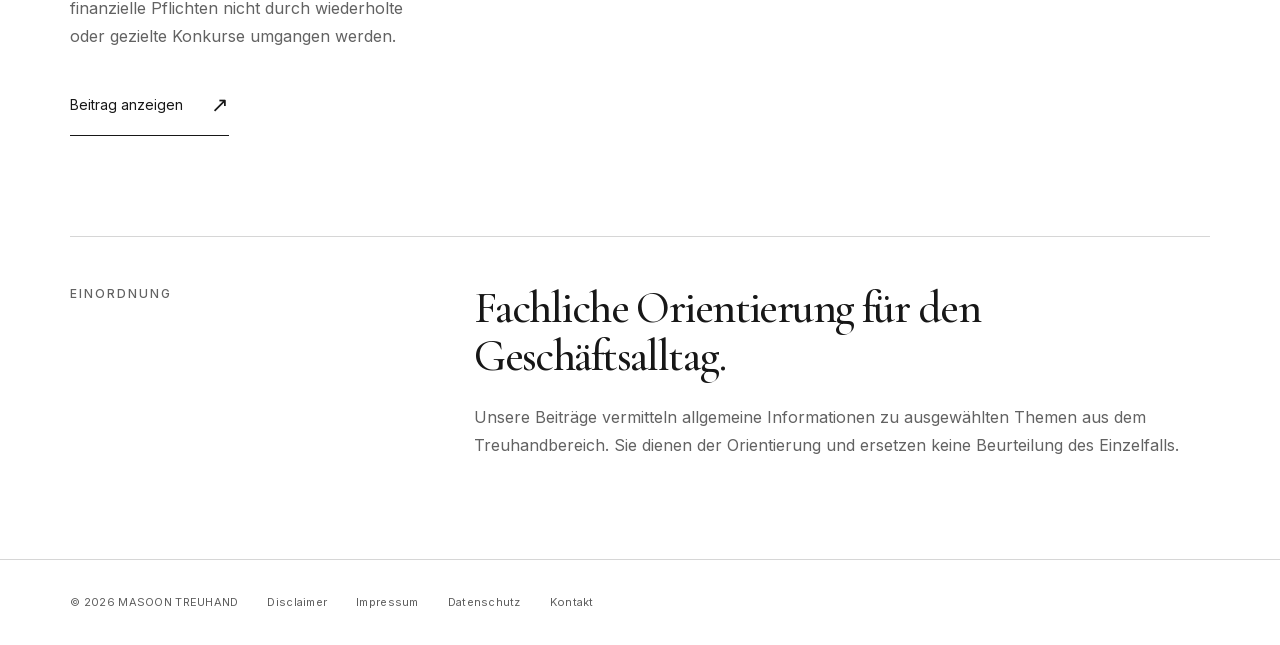
<file: fachwissen/index.html>
<!doctype html>
<html lang="de-CH">
  <head>
    <meta charset="utf-8">
    <meta name="viewport" content="width=device-width,initial-scale=1">
    <meta name="theme-color" content="#ffffff">
    <title>Fachwissen | MASOON TREUHAND</title>
    <meta name="description" content="MASOON TREUHAND in Luzern. Buchhaltung, Personaladministration, Jahresabschluss, Steuererklärung und Unternehmensberatung.">
    <link rel="icon" href="data:image/svg+xml,%3Csvg xmlns='http://www.w3.org/2000/svg' viewBox='0 0 40 40'%3E%3Crect width='40' height='40' fill='%23171717'/%3E%3Ctext x='20' y='29' font-size='30' text-anchor='middle' fill='white' font-family='Georgia'%3EM%3C/text%3E%3C/svg%3E" type="image/svg+xml">
    <link rel="preload" href="/assets/inter.woff2" as="font" type="font/woff2" crossorigin>
    <link rel="preload" href="/assets/cormorant.woff2" as="font" type="font/woff2" crossorigin>
    <link rel="stylesheet" href="/assets/style.css">
    <script src="/assets/site.js" defer></script>
  </head>
  <body class="">
    <a class="skip" href="#inhalt">Zum Inhalt</a>
    <header class="site-header">
      <div class="header-inner">
<button class="menu-toggle" aria-expanded="false" aria-controls="navigation" type="button">
          <span>Menü</span>
          <span class="menu-icon" aria-hidden="true">☰</span>
        </button>
        <nav id="navigation" aria-label="Hauptnavigation">
          <a href="/">Startseite</a>
          <a href="/unternehmen/">Unternehmen</a>
          <a href="/dienstleistungen/">Dienstleistungen</a>
          <a href="/fachwissen/" aria-current="page">Fachwissen</a>
          <a href="/kontakt/">Kontakt</a>
        </nav>
      </div>
    </header>

    <main id="inhalt">
      <section class="knowledge section">
        <div class="page-heading">
          <p class="eyebrow">Fachwissen</p>
          <h1>Fachbeiträge zu ausgewählten Themen.</h1>
        </div>
        <div class="articles-grid all-articles">
          <article class="article-card">
            <time>07.2026 STEUERN</time>
            <h3><a href="/fachwissen/checkliste-steuererklaerung/">Checkliste für die Steuererklärung</a></h3>
            <p>Eine vollständige Übersicht der wichtigsten Unterlagen für eine korrekt vorbereitete Steuererklärung.</p>
            <a class="text-link" href="/fachwissen/checkliste-steuererklaerung/">Beitrag anzeigen<span aria-hidden="true">↗</span></a>
          </article>
          <article class="article-card">
            <time>06.2026 GESELLSCHAFTSRECHT</time>
            <h3><a href="/fachwissen/unternehmen-gruenden/">Unternehmen gründen in der Schweiz: Welche Rechtsform passt?</a></h3>
            <p>Die Wahl der Rechtsform beeinflusst Haftung, Kapitalbedarf, Steuern und die Führung eines Unternehmens.</p>
            <a class="text-link" href="/fachwissen/unternehmen-gruenden/">Beitrag anzeigen<span aria-hidden="true">↗</span></a>
          </article>
          <article class="article-card">
            <time>05.2026 GESELLSCHAFTSRECHT</time>
            <h3><a href="/fachwissen/unternehmensformen/">Unternehmensformen im Überblick</a></h3>
            <p>Die gängigsten Unternehmensformen der Schweiz werden anhand ihrer rechtlichen und finanziellen Merkmale miteinander verglichen.</p>
            <a class="text-link" href="/fachwissen/unternehmensformen/">Beitrag anzeigen<span aria-hidden="true">↗</span></a>
          </article>
          <article class="article-card">
            <time>04.2026 ARBEITSRECHT</time>
            <h3><a href="/fachwissen/kuendigung-arbeitsvertrag/">Kündigung des Arbeitsvertrags: Fristen, Form und Sperrfristen</a></h3>
            <p>Eine Kündigung muss korrekt vorbereitet werden, damit Fristen, Formvorschriften und Sperrfristen eingehalten werden.</p>
            <a class="text-link" href="/fachwissen/kuendigung-arbeitsvertrag/">Beitrag anzeigen<span aria-hidden="true">↗</span></a>
          </article>
          <article class="article-card">
            <time>03.2026 BUCHFÜHRUNG</time>
            <h3><a href="/fachwissen/unwahre-buchfuehrung/">Unwahre Buchführung: Rechtliche Bedeutung korrekter Buchhaltung</a></h3>
            <p>Eine saubere Buchhaltung ist Grundlage für Jahresabschluss, Steuern, MWST, Löhne und unternehmerische Entscheidungen.</p>
            <a class="text-link" href="/fachwissen/unwahre-buchfuehrung/">Beitrag anzeigen<span aria-hidden="true">↗</span></a>
          </article>
          <article class="article-card">
            <time>02.2026 RECHNUNGSLEGUNG</time>
            <h3><a href="/fachwissen/gewinnverwendung/">Gewinnverwendung, Reserven und Verlustvortrag</a></h3>
            <p>Gewinnverwendung, Reserven und Verlustvortrag sind vor einer Ausschüttung sorgfältig zu beurteilen.</p>
            <a class="text-link" href="/fachwissen/gewinnverwendung/">Beitrag anzeigen<span aria-hidden="true">↗</span></a>
          </article>
          <article class="article-card">
            <time>01.2026 KONKURSRECHT</time>
            <h3><a href="/fachwissen/missbraeuchliche-konkurse/">Missbräuchliche Konkurse: Neue Regeln und Folgen seit 2025</a></h3>
            <p>Seit 01.01.2025 gelten strengere Regeln, damit finanzielle Pflichten nicht durch wiederholte oder gezielte Konkurse umgangen werden.</p>
            <a class="text-link" href="/fachwissen/missbraeuchliche-konkurse/">Beitrag anzeigen<span aria-hidden="true">↗</span></a>
          </article>
        </div>
        <div class="knowledge-note">
          <p class="eyebrow">Einordnung</p>
          <div>
            <h2>Fachliche Orientierung für den Geschäftsalltag.</h2>
            <p>Unsere Beiträge vermitteln allgemeine Informationen zu ausgewählten Themen aus dem Treuhandbereich. Sie dienen der Orientierung und ersetzen keine Beurteilung des Einzelfalls.</p>
          </div>
        </div>
      </section>
    </main>

    <footer class="site-footer">
      <div>
        <a href="/">© 2026 MASOON TREUHAND</a>
        <a href="/disclaimer/">Disclaimer</a>
        <a href="/impressum/">Impressum</a>
        <a href="/datenschutz/">Datenschutz</a>
        <a href="/kontakt/">Kontakt</a>
      </div>
    </footer>
  </body>
</html>
</file>
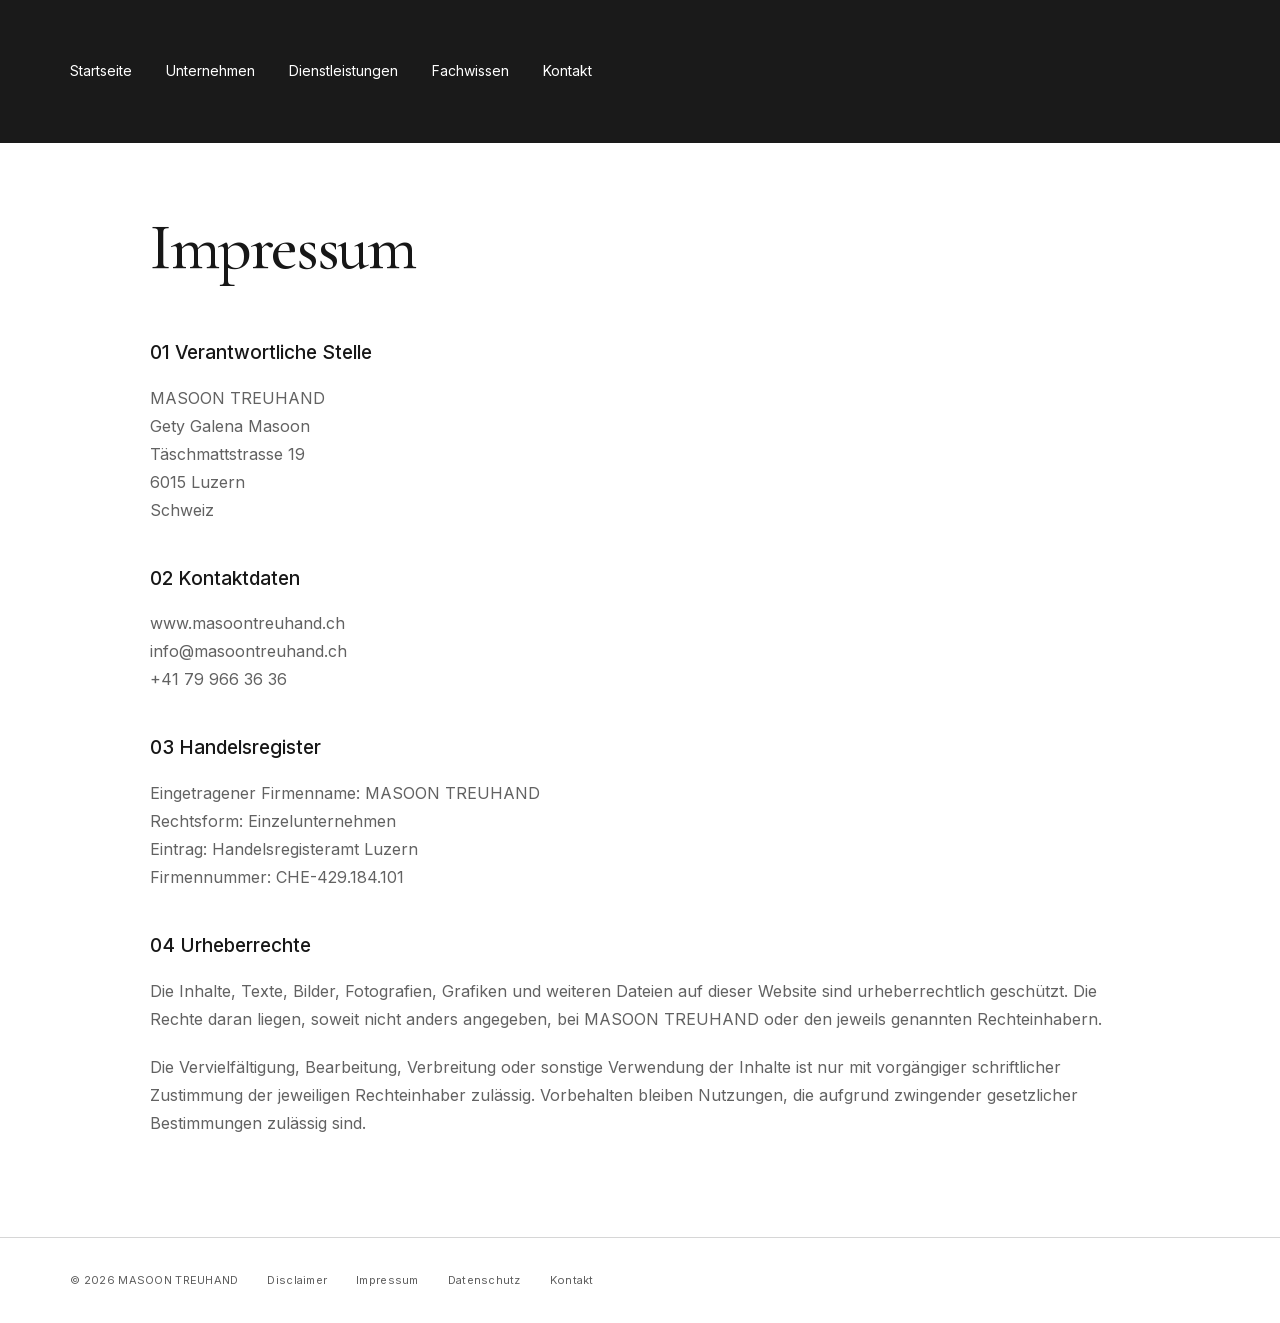
<file: impressum/index.html>
<!doctype html>
<html lang="de-CH">
  <head>
    <meta charset="utf-8">
    <meta name="viewport" content="width=device-width,initial-scale=1">
    <meta name="theme-color" content="#ffffff">
    <title>Impressum | MASOON TREUHAND</title>
    <meta name="description" content="MASOON TREUHAND in Luzern. Buchhaltung, Personaladministration, Jahresabschluss, Steuererklärung und Unternehmensberatung.">
    <link rel="icon" href="data:image/svg+xml,%3Csvg xmlns='http://www.w3.org/2000/svg' viewBox='0 0 40 40'%3E%3Crect width='40' height='40' fill='%23171717'/%3E%3Ctext x='20' y='29' font-size='30' text-anchor='middle' fill='white' font-family='Georgia'%3EM%3C/text%3E%3C/svg%3E" type="image/svg+xml">
    <link rel="preload" href="/assets/inter.woff2" as="font" type="font/woff2" crossorigin>
    <link rel="preload" href="/assets/cormorant.woff2" as="font" type="font/woff2" crossorigin>
    <link rel="stylesheet" href="/assets/style.css">
    <script src="/assets/site.js" defer></script>
  </head>
  <body class="">
    <a class="skip" href="#inhalt">Zum Inhalt</a>
    <header class="site-header">
      <div class="header-inner">
<button class="menu-toggle" aria-expanded="false" aria-controls="navigation" type="button">
          <span>Menü</span>
          <span class="menu-icon" aria-hidden="true">☰</span>
        </button>
        <nav id="navigation" aria-label="Hauptnavigation">
          <a href="/">Startseite</a>
          <a href="/unternehmen/">Unternehmen</a>
          <a href="/dienstleistungen/">Dienstleistungen</a>
          <a href="/fachwissen/">Fachwissen</a>
          <a href="/kontakt/">Kontakt</a>
        </nav>
      </div>
    </header>

    <main id="inhalt">
      <section class="legal section">
        <h1>Impressum</h1>
        <div class="disclaimer-card">
          <div class="prose">
            <h2>01 Verantwortliche Stelle</h2>
            <p class="mt-body-copy">MASOON TREUHAND<br/>Gety Galena Masoon<br/>Täschmattstrasse 19<br/>6015 Luzern<br/>Schweiz</p>
            <h2>02 Kontaktdaten</h2>
            <p class="mt-body-copy">www.masoontreuhand.ch<br/>info@masoontreuhand.ch<br/>+41 79 966 36 36</p>
            <h2>03 Handelsregister</h2>
            <p class="mt-body-copy">Eingetragener Firmenname: MASOON TREUHAND<br/>Rechtsform: Einzelunternehmen<br/>Eintrag: Handelsregisteramt Luzern<br/>Firmennummer: CHE-429.184.101</p>
            <h2>04 Urheberrechte</h2>
            <p class="mt-body-copy">Die Inhalte, Texte, Bilder, Fotografien, Grafiken und weiteren Dateien auf dieser Website sind urheberrechtlich geschützt. Die Rechte daran liegen, soweit nicht anders angegeben, bei MASOON TREUHAND oder den jeweils genannten Rechteinhabern.</p>
            <p class="mt-body-copy">Die Vervielfältigung, Bearbeitung, Verbreitung oder sonstige Verwendung der Inhalte ist nur mit vorgängiger schriftlicher Zustimmung der jeweiligen Rechteinhaber zulässig. Vorbehalten bleiben Nutzungen, die aufgrund zwingender gesetzlicher Bestimmungen zulässig sind.</p>
          </div>
        </div>
      </section>
    </main>

    <footer class="site-footer">
      <div>
        <a href="/">© 2026 MASOON TREUHAND</a>
        <a href="/disclaimer/">Disclaimer</a>
        <a href="/impressum/">Impressum</a>
        <a href="/datenschutz/">Datenschutz</a>
        <a href="/kontakt/">Kontakt</a>
      </div>
    </footer>
  </body>
</html>
</file>
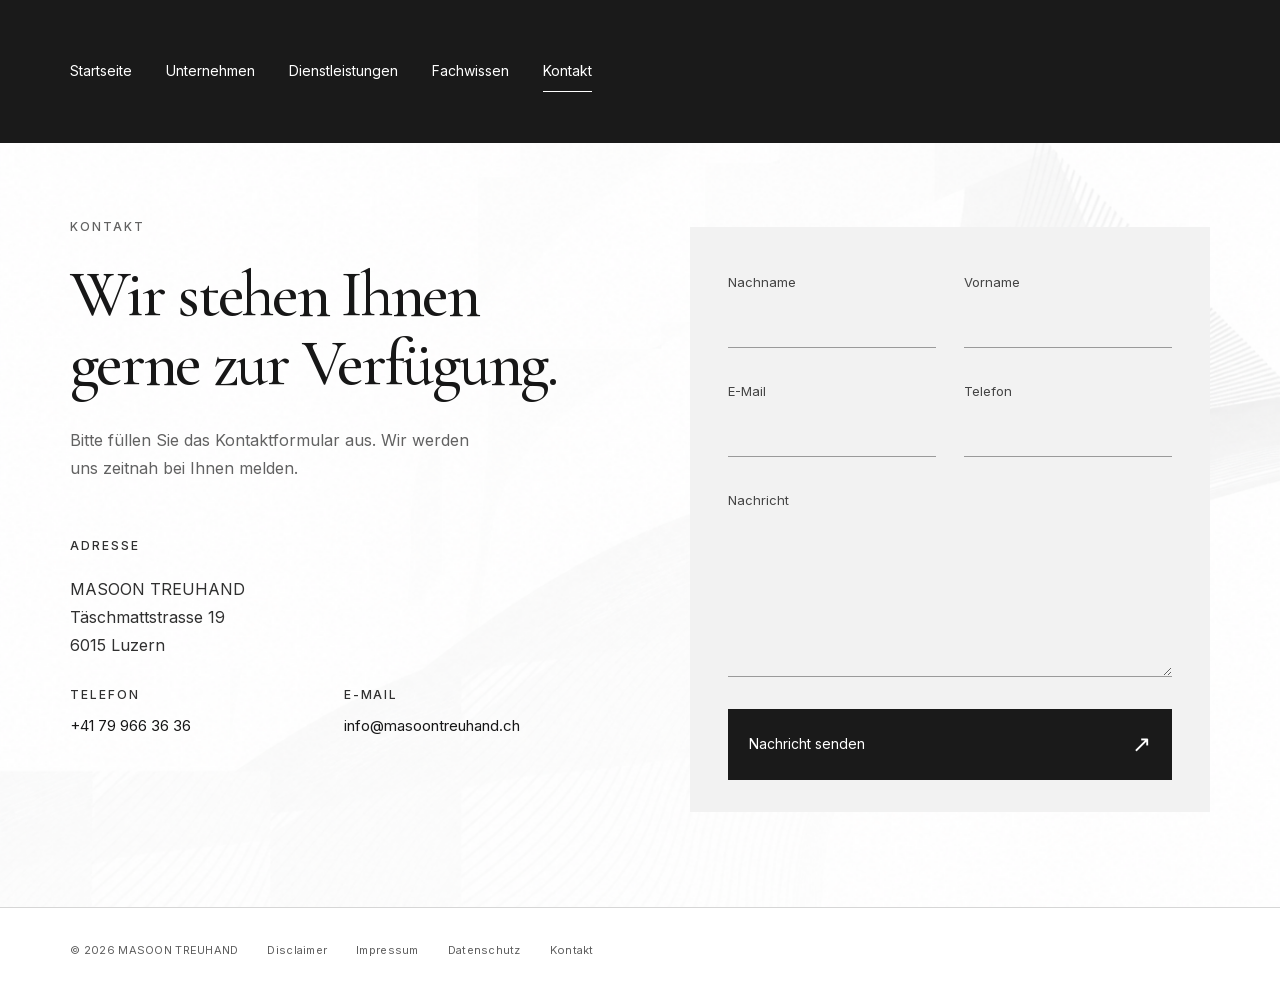
<file: kontakt/index.html>
<!doctype html>
<html lang="de-CH">
  <head>
    <meta charset="utf-8">
    <meta name="viewport" content="width=device-width,initial-scale=1">
    <meta name="theme-color" content="#ffffff">
    <title>Kontakt | MASOON TREUHAND</title>
    <meta name="description" content="MASOON TREUHAND in Luzern. Buchhaltung, Personaladministration, Jahresabschluss, Steuererklärung und Unternehmensberatung.">
    <link rel="icon" href="data:image/svg+xml,%3Csvg xmlns='http://www.w3.org/2000/svg' viewBox='0 0 40 40'%3E%3Crect width='40' height='40' fill='%23171717'/%3E%3Ctext x='20' y='29' font-size='30' text-anchor='middle' fill='white' font-family='Georgia'%3EM%3C/text%3E%3C/svg%3E" type="image/svg+xml">
    <link rel="preload" href="/assets/inter.woff2" as="font" type="font/woff2" crossorigin>
    <link rel="preload" href="/assets/cormorant.woff2" as="font" type="font/woff2" crossorigin>
    <link rel="stylesheet" href="/assets/style.css">
    <script src="/assets/site.js" defer></script>
  </head>
  <body class="">
    <a class="skip" href="#inhalt">Zum Inhalt</a>
    <header class="site-header">
      <div class="header-inner">
<button class="menu-toggle" aria-expanded="false" aria-controls="navigation" type="button">
          <span>Menü</span>
          <span class="menu-icon" aria-hidden="true">☰</span>
        </button>
        <nav id="navigation" aria-label="Hauptnavigation">
          <a href="/">Startseite</a>
          <a href="/unternehmen/">Unternehmen</a>
          <a href="/dienstleistungen/">Dienstleistungen</a>
          <a href="/fachwissen/">Fachwissen</a>
          <a href="/kontakt/" aria-current="page">Kontakt</a>
        </nav>
      </div>
    </header>

    <main id="inhalt">
      <section class="contact-page section">
        <div>
          <p class="eyebrow">Kontakt</p>
          <h1>Wir stehen Ihnen gerne zur Verfügung.</h1>
          <p>Bitte füllen Sie das Kontaktformular aus. Wir werden uns zeitnah bei Ihnen melden.</p>
          <div class="contact-facts">
            <div>
              <p class="eyebrow">Adresse</p>
              <p>MASOON TREUHAND<br>Täschmattstrasse 19<br>6015 Luzern</p>
            </div>
            <div>
              <p class="eyebrow">Telefon</p>
              <a href="tel:+41799663636">+41 79 966 36 36</a>
            </div>
            <div>
              <p class="eyebrow">E-Mail</p>
              <a href="mailto:info@masoontreuhand.ch">info@masoontreuhand.ch</a>
            </div>
          </div>
        </div>
        <form class="contact-form" data-access-key="1742ae4c-dd1a-477d-bce2-6c7afce76397">
          <div class="field">
            <label for="nachname">Nachname</label>
            <input id="nachname" name="nachname" autocomplete="family-name" required>
          </div>
          <div class="field">
            <label for="vorname">Vorname</label>
            <input id="vorname" name="vorname" autocomplete="given-name" required>
          </div>
          <div class="field">
            <label for="email">E-Mail</label>
            <input id="email" name="email" type="email" autocomplete="email" required>
          </div>
          <div class="field">
            <label for="telefon">Telefon</label>
            <input id="telefon" name="telefon" type="tel" autocomplete="tel">
          </div>
          <div class="field full">
            <label for="nachricht">Nachricht</label>
            <textarea id="nachricht" name="nachricht" rows="5" required></textarea>
          </div>
          <input type="checkbox" name="botcheck" class="honey" tabindex="-1" aria-hidden="true">
          <button class="submit" type="submit">Nachricht senden <span aria-hidden="true">↗</span></button>
          <p class="form-status full" role="status" aria-live="polite"></p>
        </form>
      </section>
    </main>

    <footer class="site-footer">
      <div>
        <a href="/">© 2026 MASOON TREUHAND</a>
        <a href="/disclaimer/">Disclaimer</a>
        <a href="/impressum/">Impressum</a>
        <a href="/datenschutz/">Datenschutz</a>
        <a href="/kontakt/">Kontakt</a>
      </div>
    </footer>
  </body>
</html>
</file>
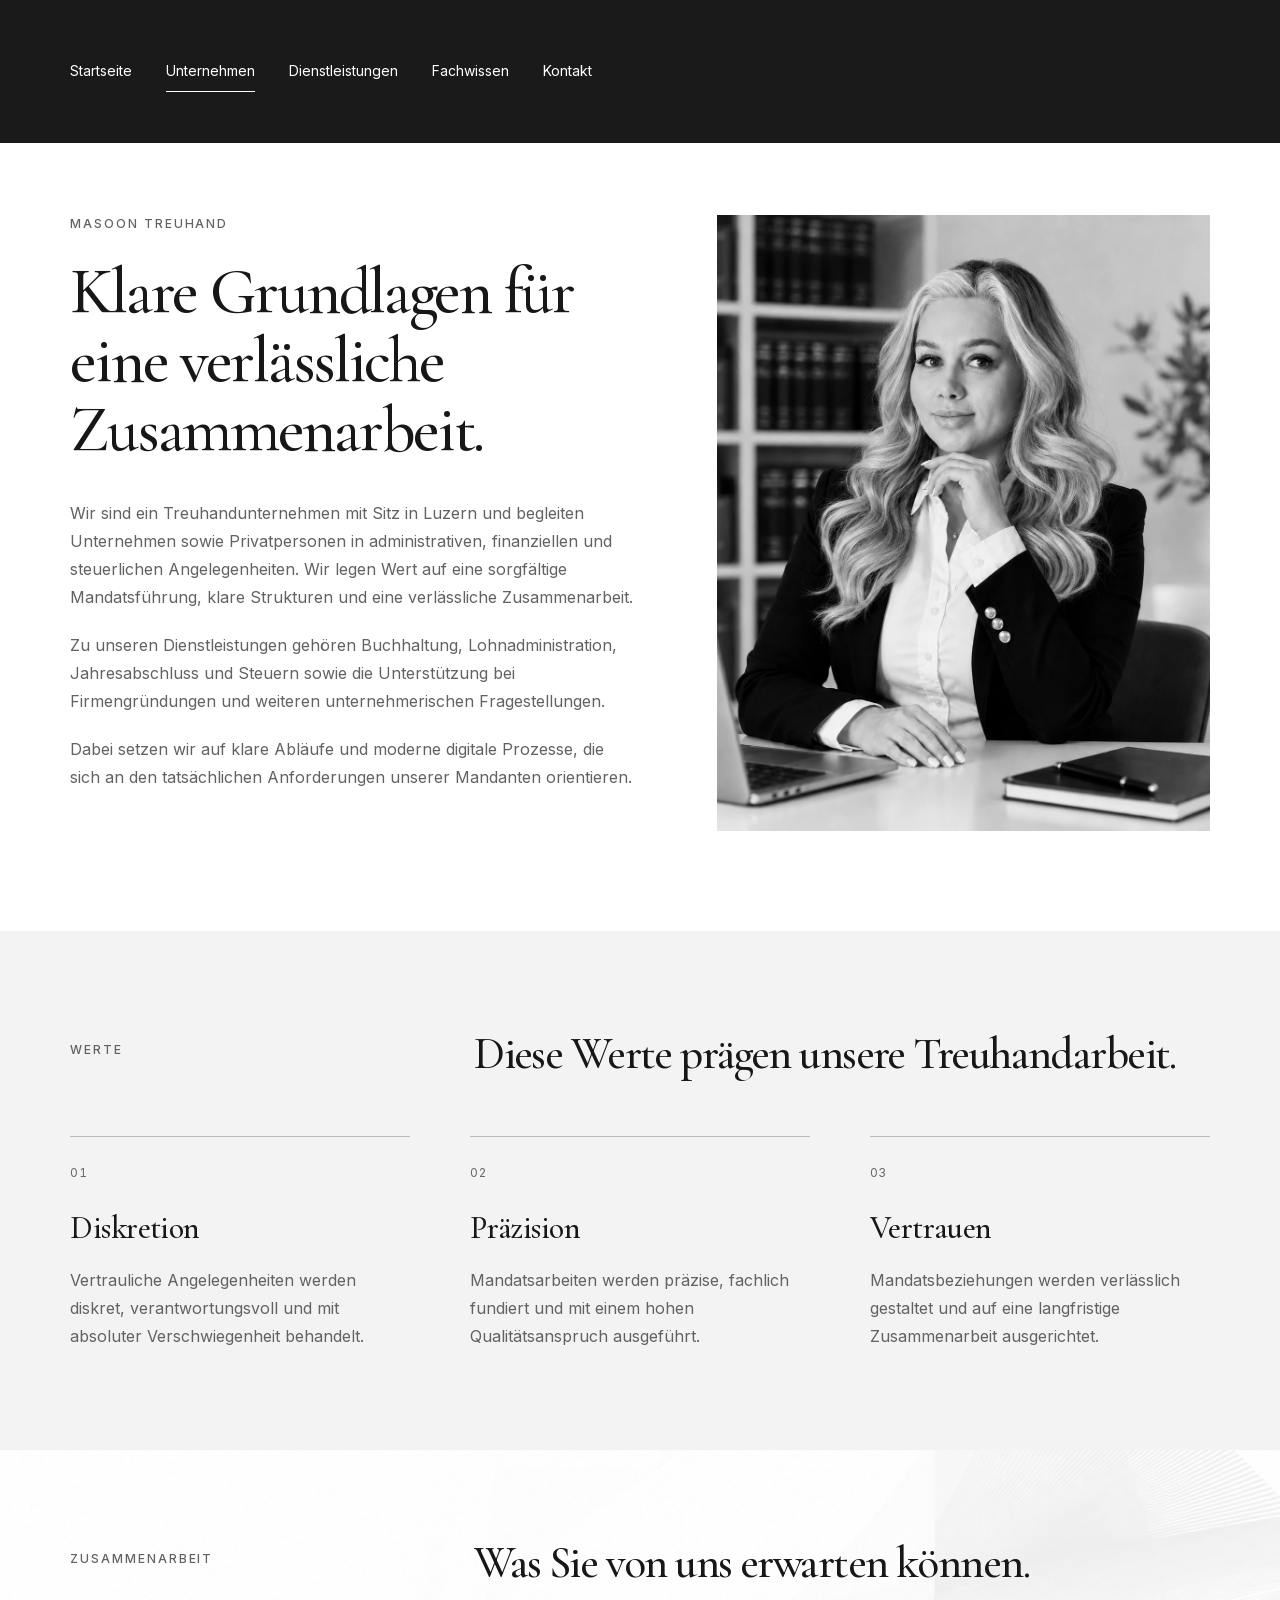
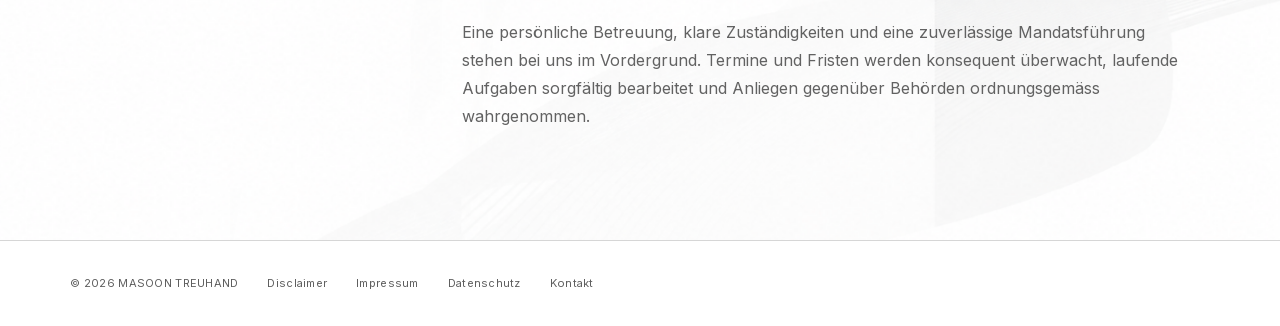
<file: unternehmen/index.html>
<!doctype html>
<html lang="de-CH">
  <head>
    <meta charset="utf-8">
    <meta name="viewport" content="width=device-width,initial-scale=1">
    <meta name="theme-color" content="#ffffff">
    <title>Unternehmen | MASOON TREUHAND</title>
    <meta name="description" content="MASOON TREUHAND in Luzern. Buchhaltung, Personaladministration, Jahresabschluss, Steuererklärung und Unternehmensberatung.">
    <link rel="icon" href="data:image/svg+xml,%3Csvg xmlns='http://www.w3.org/2000/svg' viewBox='0 0 40 40'%3E%3Crect width='40' height='40' fill='%23171717'/%3E%3Ctext x='20' y='29' font-size='30' text-anchor='middle' fill='white' font-family='Georgia'%3EM%3C/text%3E%3C/svg%3E" type="image/svg+xml">
    <link rel="preload" href="/assets/inter.woff2" as="font" type="font/woff2" crossorigin>
    <link rel="preload" href="/assets/cormorant.woff2" as="font" type="font/woff2" crossorigin>
    <link rel="preload" href="/assets/company.webp" as="image" type="image/webp">
    <link rel="stylesheet" href="/assets/style.css">
    <script src="/assets/site.js" defer></script>
  </head>
  <body class="">
    <a class="skip" href="#inhalt">Zum Inhalt</a>
    <header class="site-header">
      <div class="header-inner">
<button class="menu-toggle" aria-expanded="false" aria-controls="navigation" type="button">
          <span>Menü</span>
          <span class="menu-icon" aria-hidden="true">☰</span>
        </button>
        <nav id="navigation" aria-label="Hauptnavigation">
          <a href="/">Startseite</a>
          <a href="/unternehmen/" aria-current="page">Unternehmen</a>
          <a href="/dienstleistungen/">Dienstleistungen</a>
          <a href="/fachwissen/">Fachwissen</a>
          <a href="/kontakt/">Kontakt</a>
        </nav>
      </div>
    </header>

    <main id="inhalt">
      <section class="company-intro section">
        <div>
          <p class="eyebrow">MASOON TREUHAND</p>
          <h1>Klare Grundlagen für eine verlässliche Zusammenarbeit.</h1>
          <div class="company-copy">
            <p>Wir sind ein Treuhandunternehmen mit Sitz in Luzern und begleiten Unternehmen sowie Privatpersonen in administrativen, finanziellen und steuerlichen Angelegenheiten. Wir legen Wert auf eine sorgfältige Mandatsführung, klare Strukturen und eine verlässliche Zusammenarbeit.</p>
            <p>Zu unseren Dienstleistungen gehören Buchhaltung, Lohnadministration, Jahresabschluss und Steuern sowie die Unterstützung bei Firmengründungen und weiteren unternehmerischen Fragestellungen.</p>
            <p>Dabei setzen wir auf klare Abläufe und moderne digitale Prozesse, die sich an den tatsächlichen Anforderungen unserer Mandanten orientieren.</p>
          </div>
        </div>
        <figure>
          <img src="/assets/company.webp" width="1600" height="2000" alt="" fetchpriority="high" decoding="sync">
        </figure>
      </section>

      <section class="values section">
        <div class="section-heading">
          <p class="eyebrow">Werte</p>
          <h2>Diese Werte prägen unsere Treuhandarbeit.</h2>
        </div>
        <div class="values-grid">
          <article>
            <span class="number">01</span>
            <h3>Diskretion</h3>
            <p>Vertrauliche Angelegenheiten werden diskret, verantwortungsvoll und mit absoluter Verschwiegenheit behandelt.</p>
          </article>
          <article>
            <span class="number">02</span>
            <h3>Präzision</h3>
            <p>Mandatsarbeiten werden präzise, fachlich fundiert und mit einem hohen Qualitätsanspruch ausgeführt.</p>
          </article>
          <article>
            <span class="number">03</span>
            <h3>Vertrauen</h3>
            <p>Mandatsbeziehungen werden verlässlich gestaltet und auf eine langfristige Zusammenarbeit ausgerichtet.</p>
          </article>
        </div>
      </section>

      <section class="collaboration section">
        <div class="section-heading">
          <p class="eyebrow">Zusammenarbeit</p>
          <h2>Was Sie von uns erwarten können.</h2>
        </div>
        <p>Eine persönliche Betreuung, klare Zuständigkeiten und eine zuverlässige Mandatsführung stehen bei uns im Vordergrund. Termine und Fristen werden konsequent überwacht, laufende Aufgaben sorgfältig bearbeitet und Anliegen gegenüber Behörden ordnungsgemäss wahrgenommen.</p>
      </section>
    </main>

    <footer class="site-footer">
      <div>
        <a href="/">© 2026 MASOON TREUHAND</a>
        <a href="/disclaimer/">Disclaimer</a>
        <a href="/impressum/">Impressum</a>
        <a href="/datenschutz/">Datenschutz</a>
        <a href="/kontakt/">Kontakt</a>
      </div>
    </footer>
  </body>
</html>
</file>
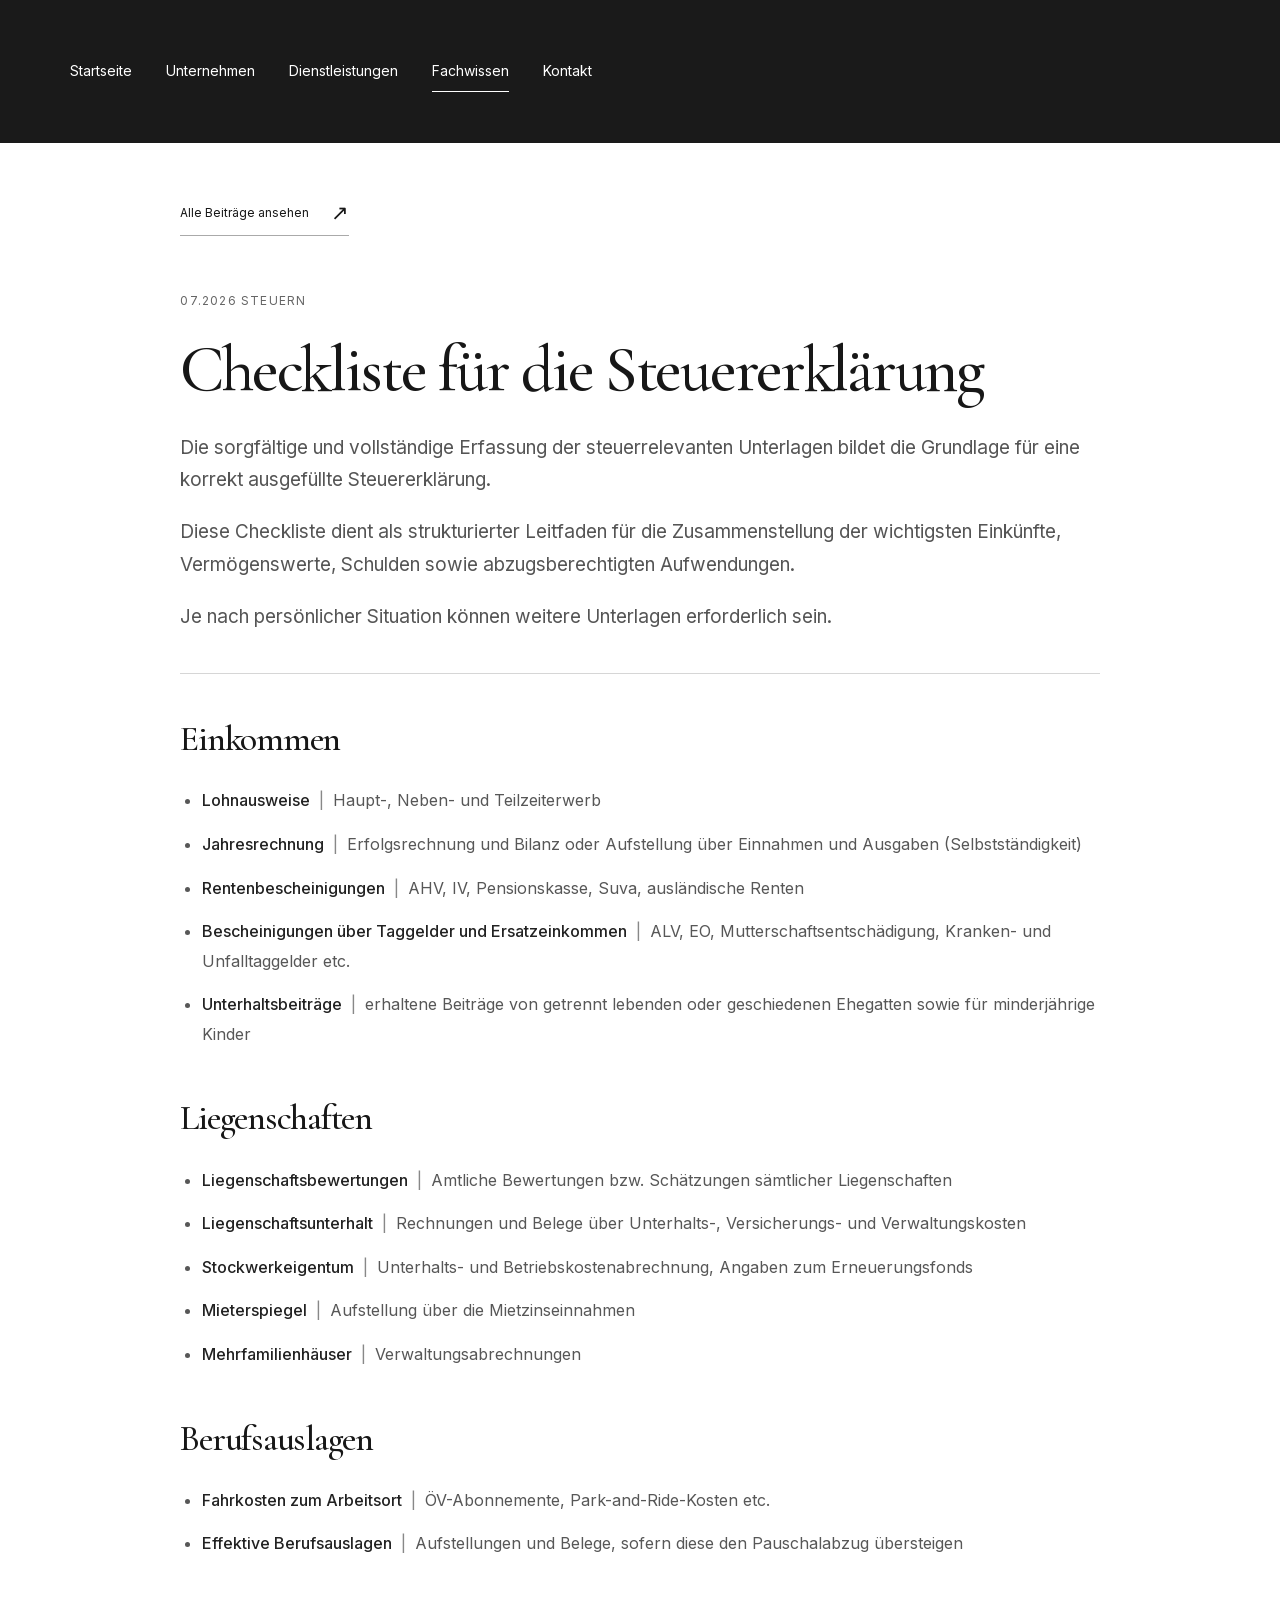
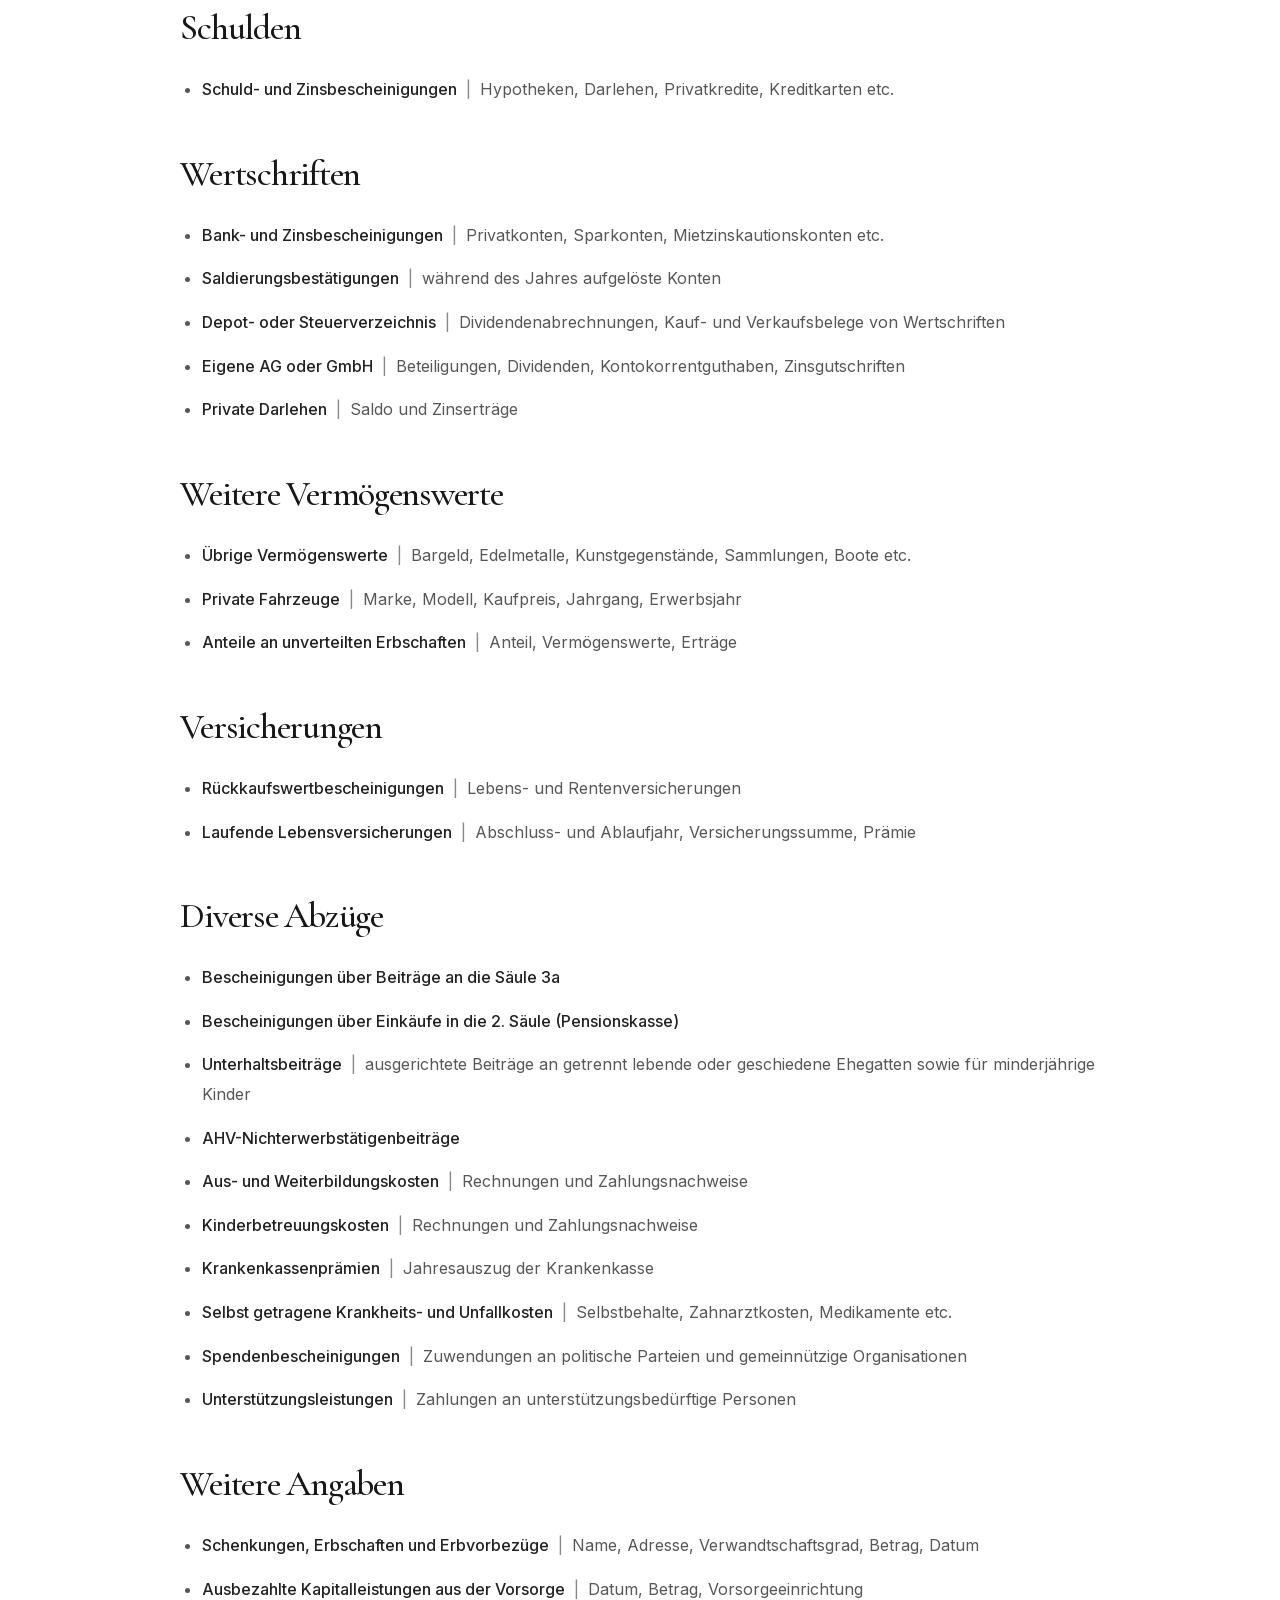
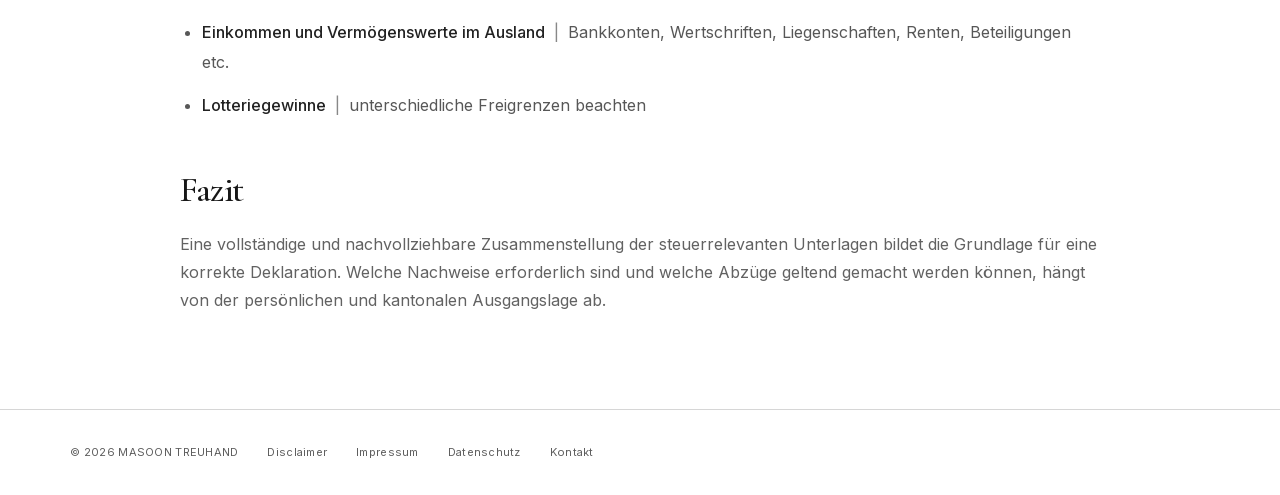
<file: fachwissen/checkliste-steuererklaerung/index.html>
<!doctype html>
<html lang="de-CH">
  <head>
    <meta charset="utf-8">
    <meta name="viewport" content="width=device-width,initial-scale=1">
    <meta name="theme-color" content="#ffffff">
    <title>Checkliste für die Steuererklärung | MASOON TREUHAND</title>
    <meta name="description" content="MASOON TREUHAND in Luzern. Buchhaltung, Personaladministration, Jahresabschluss, Steuererklärung und Unternehmensberatung.">
    <link rel="icon" href="data:image/svg+xml,%3Csvg xmlns='http://www.w3.org/2000/svg' viewBox='0 0 40 40'%3E%3Crect width='40' height='40' fill='%23171717'/%3E%3Ctext x='20' y='29' font-size='30' text-anchor='middle' fill='white' font-family='Georgia'%3EM%3C/text%3E%3C/svg%3E" type="image/svg+xml">
    <link rel="preload" href="/assets/inter.woff2" as="font" type="font/woff2" crossorigin>
    <link rel="preload" href="/assets/cormorant.woff2" as="font" type="font/woff2" crossorigin>
    <link rel="stylesheet" href="/assets/style.css">
    <script src="/assets/site.js" defer></script>
  </head>
  <body class="article-page">
    <a class="skip" href="#inhalt">Zum Inhalt</a>
    <header class="site-header">
      <div class="header-inner">
<button class="menu-toggle" aria-expanded="false" aria-controls="navigation" type="button">
          <span>Menü</span>
          <span class="menu-icon" aria-hidden="true">☰</span>
        </button>
        <nav id="navigation" aria-label="Hauptnavigation">
          <a href="/">Startseite</a>
          <a href="/unternehmen/">Unternehmen</a>
          <a href="/dienstleistungen/">Dienstleistungen</a>
          <a href="/fachwissen/" aria-current="page">Fachwissen</a>
          <a href="/kontakt/">Kontakt</a>
        </nav>
      </div>
    </header>

    <main id="inhalt">
      <div class="article-main">
        <div class="article-back">
          <a class="text-link" href="/fachwissen/">Alle Beiträge ansehen<span aria-hidden="true">↗</span></a>
        </div>
        <div class="article-overline">
          <p class="section-label article-overline-label mt-nav-typography"><time datetime="2026-07-01">07.2026</time> STEUERN</p>
        </div>
        <section class="article-shell">
          <div class="article-column">
            <header class="article-hero">
              <h1 class="article-title">Checkliste für die Steuererklärung</h1>
              <p class="mt-body-copy article-lead">Die sorgfältige und vollständige Erfassung der steuerrelevanten Unterlagen bildet die Grundlage für eine korrekt ausgefüllte Steuererklärung.</p>
              <p class="mt-body-copy article-lead">Diese Checkliste dient als strukturierter Leitfaden für die Zusammenstellung der wichtigsten Einkünfte, Vermögenswerte, Schulden sowie abzugsberechtigten Aufwendungen.</p>
              <p class="mt-body-copy article-lead">Je nach persönlicher Situation können weitere Unterlagen erforderlich sein.</p>
            </header>
            <article class="article-body">
              <h2>Einkommen</h2>
              <ul>
                <li class="mt-body-copy"><span class="item-label"><strong>Lohnausweise</strong><span class="item-separator">|</span></span>Haupt-, Neben- und Teilzeiterwerb</li>
                <li class="mt-body-copy"><span class="item-label"><strong>Jahresrechnung</strong><span class="item-separator">|</span></span>Erfolgsrechnung und Bilanz oder Aufstellung über Einnahmen und Ausgaben (Selbstständigkeit)</li>
                <li class="mt-body-copy"><span class="item-label"><strong>Rentenbescheinigungen</strong><span class="item-separator">|</span></span>AHV, IV, Pensionskasse, Suva, ausländische Renten</li>
                <li class="mt-body-copy"><span class="item-label"><strong>Bescheinigungen über Taggelder und Ersatzeinkommen</strong><span class="item-separator">|</span></span>ALV, EO, Mutterschaftsentschädigung, Kranken- und Unfalltaggelder etc.</li>
                <li class="mt-body-copy"><span class="item-label"><strong>Unterhaltsbeiträge</strong><span class="item-separator">|</span></span>erhaltene Beiträge von getrennt lebenden oder geschiedenen Ehegatten sowie für minderjährige Kinder</li>
              </ul>
              <h2>Liegenschaften</h2>
              <ul>
                <li class="mt-body-copy"><span class="item-label"><strong>Liegenschaftsbewertungen</strong><span class="item-separator">|</span></span>Amtliche Bewertungen bzw. Schätzungen sämtlicher Liegenschaften</li>
                <li class="mt-body-copy"><span class="item-label"><strong>Liegenschaftsunterhalt</strong><span class="item-separator">|</span></span>Rechnungen und Belege über Unterhalts-, Versicherungs- und Verwaltungskosten</li>
                <li class="mt-body-copy"><span class="item-label"><strong>Stockwerkeigentum</strong><span class="item-separator">|</span></span>Unterhalts- und Betriebskostenabrechnung, Angaben zum Erneuerungsfonds</li>
                <li class="mt-body-copy"><span class="item-label"><strong>Mieterspiegel</strong><span class="item-separator">|</span></span>Aufstellung über die Mietzinseinnahmen</li>
                <li class="mt-body-copy"><span class="item-label"><strong>Mehrfamilienhäuser</strong><span class="item-separator">|</span></span>Verwaltungsabrechnungen</li>
              </ul>
              <h2>Berufsauslagen</h2>
              <ul>
                <li class="mt-body-copy"><span class="item-label"><strong>Fahrkosten zum Arbeitsort</strong><span class="item-separator">|</span></span>ÖV-Abonnemente, Park-and-Ride-Kosten etc.</li>
                <li class="mt-body-copy"><span class="item-label"><strong>Effektive Berufsauslagen</strong><span class="item-separator">|</span></span>Aufstellungen und Belege, sofern diese den Pauschalabzug übersteigen</li>
              </ul>
              <h2>Schulden</h2>
              <ul>
                <li class="mt-body-copy"><span class="item-label"><strong>Schuld- und Zinsbescheinigungen</strong><span class="item-separator">|</span></span>Hypotheken, Darlehen, Privatkredite, Kreditkarten etc.</li>
              </ul>
              <h2>Wertschriften</h2>
              <ul>
                <li class="mt-body-copy"><span class="item-label"><strong>Bank- und Zinsbescheinigungen</strong><span class="item-separator">|</span></span>Privatkonten, Sparkonten, Mietzinskautionskonten etc.</li>
                <li class="mt-body-copy"><span class="item-label"><strong>Saldierungsbestätigungen</strong><span class="item-separator">|</span></span>während des Jahres aufgelöste Konten</li>
                <li class="mt-body-copy"><span class="item-label"><strong>Depot- oder Steuerverzeichnis</strong><span class="item-separator">|</span></span>Dividendenabrechnungen, Kauf- und Verkaufsbelege von Wertschriften</li>
                <li class="mt-body-copy"><span class="item-label"><strong>Eigene AG oder GmbH</strong><span class="item-separator">|</span></span>Beteiligungen, Dividenden, Kontokorrentguthaben, Zinsgutschriften</li>
                <li class="mt-body-copy"><span class="item-label"><strong>Private Darlehen</strong><span class="item-separator">|</span></span>Saldo und Zinserträge</li>
              </ul>
              <h2>Weitere Vermögenswerte</h2>
              <ul>
                <li class="mt-body-copy"><span class="item-label"><strong>Übrige Vermögenswerte</strong><span class="item-separator">|</span></span>Bargeld, Edelmetalle, Kunstgegenstände, Sammlungen, Boote etc.</li>
                <li class="mt-body-copy"><span class="item-label"><strong>Private Fahrzeuge</strong><span class="item-separator">|</span></span>Marke, Modell, Kaufpreis, Jahrgang, Erwerbsjahr</li>
                <li class="mt-body-copy"><span class="item-label"><strong>Anteile an unverteilten Erbschaften</strong><span class="item-separator">|</span></span>Anteil, Vermögenswerte, Erträge</li>
              </ul>
              <h2>Versicherungen</h2>
              <ul>
                <li class="mt-body-copy"><span class="item-label"><strong>Rückkaufswertbescheinigungen</strong><span class="item-separator">|</span></span>Lebens- und Rentenversicherungen</li>
                <li class="mt-body-copy"><span class="item-label"><strong>Laufende Lebensversicherungen</strong><span class="item-separator">|</span></span>Abschluss- und Ablaufjahr, Versicherungssumme, Prämie</li>
              </ul>
              <h2>Diverse Abzüge</h2>
              <ul>
                <li class="mt-body-copy"><strong>Bescheinigungen über Beiträge an die Säule 3a</strong></li>
                <li class="mt-body-copy"><strong>Bescheinigungen über Einkäufe in die 2. Säule (Pensionskasse)</strong></li>
                <li class="mt-body-copy"><span class="item-label"><strong>Unterhaltsbeiträge</strong><span class="item-separator">|</span></span>ausgerichtete Beiträge an getrennt lebende oder geschiedene Ehegatten sowie für minderjährige Kinder</li>
                <li class="mt-body-copy"><strong>AHV-Nichterwerbstätigenbeiträge</strong></li>
                <li class="mt-body-copy"><span class="item-label"><strong>Aus- und Weiterbildungskosten</strong><span class="item-separator">|</span></span>Rechnungen und Zahlungsnachweise</li>
                <li class="mt-body-copy"><span class="item-label"><strong>Kinderbetreuungskosten</strong><span class="item-separator">|</span></span>Rechnungen und Zahlungsnachweise</li>
                <li class="mt-body-copy"><span class="item-label"><strong>Krankenkassenprämien</strong><span class="item-separator">|</span></span>Jahresauszug der Krankenkasse</li>
                <li class="mt-body-copy"><span class="item-label"><strong>Selbst getragene Krankheits- und Unfallkosten</strong><span class="item-separator">|</span></span>Selbstbehalte, Zahnarztkosten, Medikamente etc.</li>
                <li class="mt-body-copy"><span class="item-label"><strong>Spendenbescheinigungen</strong><span class="item-separator">|</span></span>Zuwendungen an politische Parteien und gemeinnützige Organisationen</li>
                <li class="mt-body-copy"><span class="item-label"><strong>Unterstützungsleistungen</strong><span class="item-separator">|</span></span>Zahlungen an unterstützungsbedürftige Personen</li>
              </ul>
              <h2>Weitere Angaben</h2>
              <ul>
                <li class="mt-body-copy"><span class="item-label"><strong>Schenkungen, Erbschaften und Erbvorbezüge</strong><span class="item-separator">|</span></span>Name, Adresse, Verwandtschaftsgrad, Betrag, Datum</li>
                <li class="mt-body-copy"><span class="item-label"><strong>Ausbezahlte Kapitalleistungen aus der Vorsorge</strong><span class="item-separator">|</span></span>Datum, Betrag, Vorsorgeeinrichtung</li>
                <li class="mt-body-copy"><span class="item-label"><strong>Einkommen und Vermögenswerte im Ausland</strong><span class="item-separator">|</span></span>Bankkonten, Wertschriften, Liegenschaften, Renten, Beteiligungen etc.</li>
                <li class="mt-body-copy"><span class="item-label"><strong>Lotteriegewinne</strong><span class="item-separator">|</span></span>unterschiedliche Freigrenzen beachten</li>
              </ul>
              <h2>Fazit</h2>
              <p class="mt-body-copy">Eine vollständige und nachvollziehbare Zusammenstellung der steuerrelevanten Unterlagen bildet die Grundlage für eine korrekte Deklaration. Welche Nachweise erforderlich sind und welche Abzüge geltend gemacht werden können, hängt von der persönlichen und kantonalen Ausgangslage ab.</p>
            </article>
          </div>
        </section>
      </div>
    </main>

    <footer class="site-footer">
      <div>
        <a href="/">© 2026 MASOON TREUHAND</a>
        <a href="/disclaimer/">Disclaimer</a>
        <a href="/impressum/">Impressum</a>
        <a href="/datenschutz/">Datenschutz</a>
        <a href="/kontakt/">Kontakt</a>
      </div>
    </footer>
  </body>
</html>
</file>
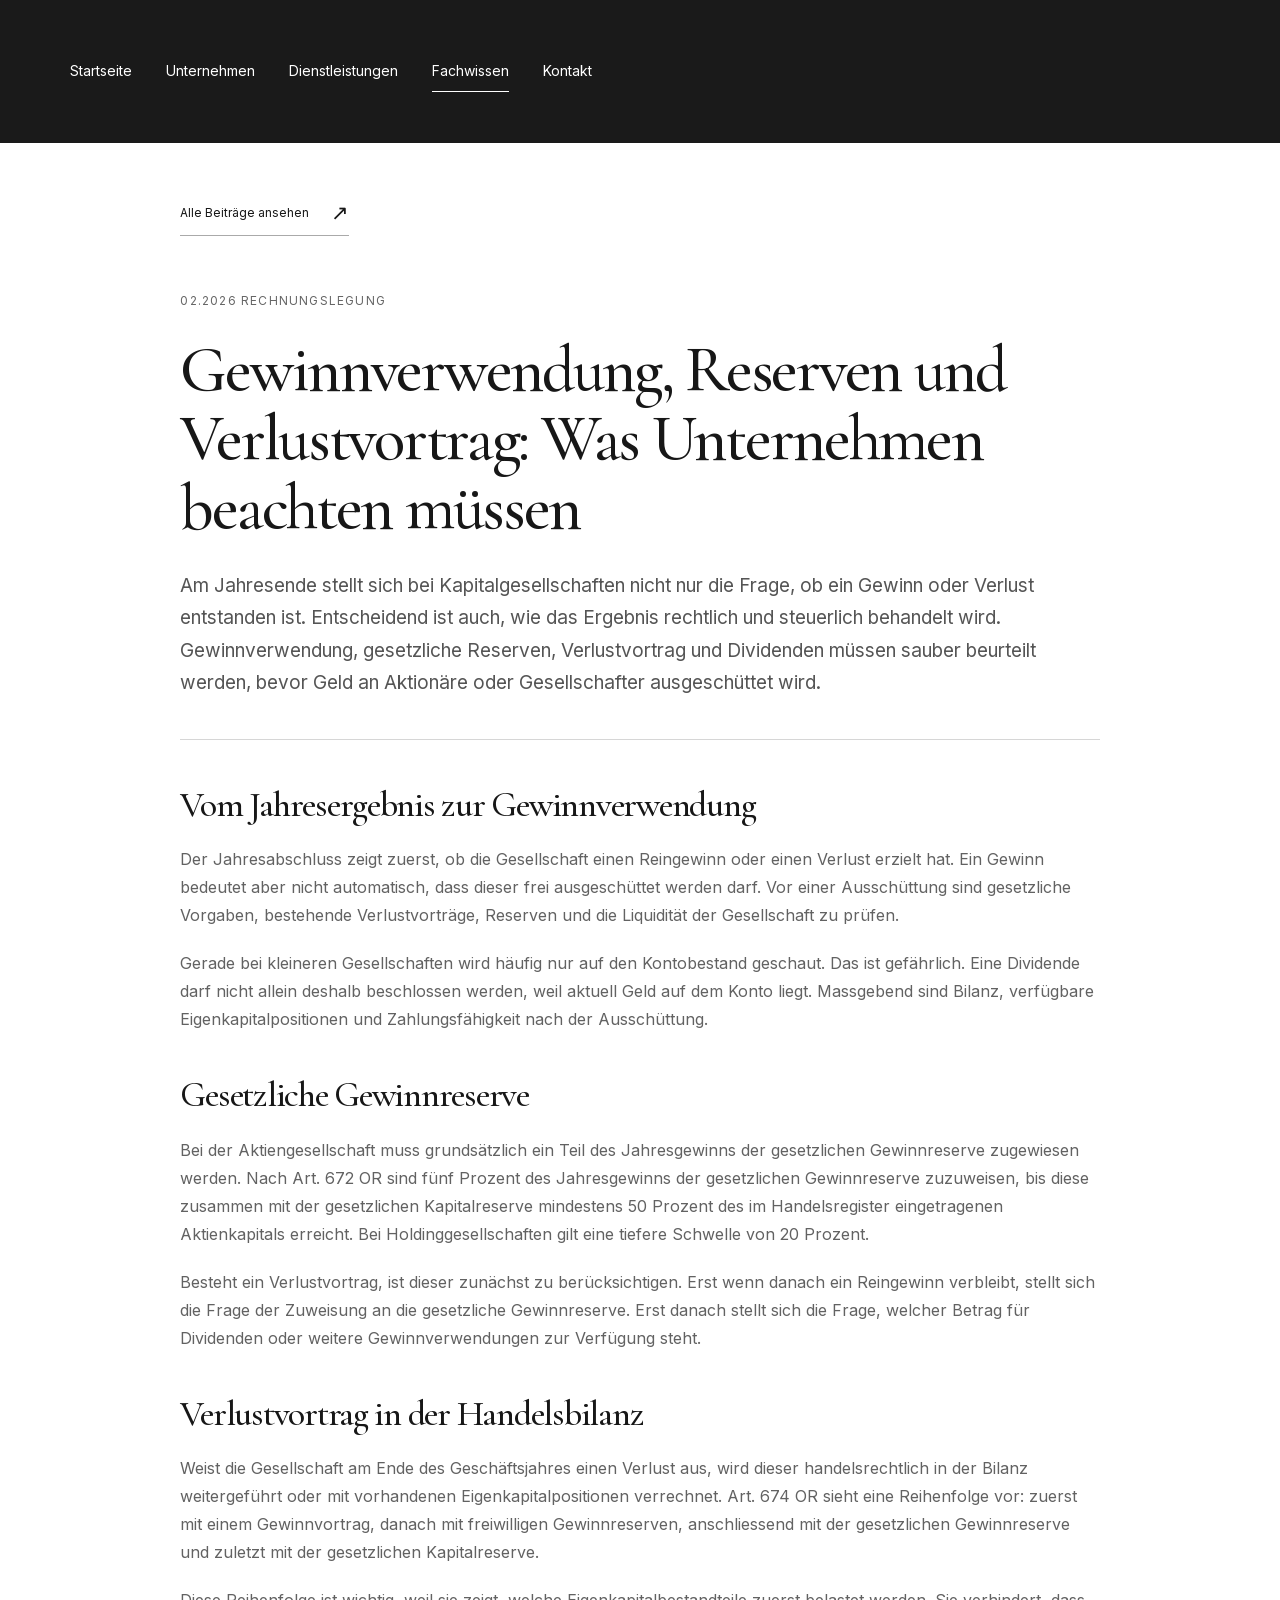
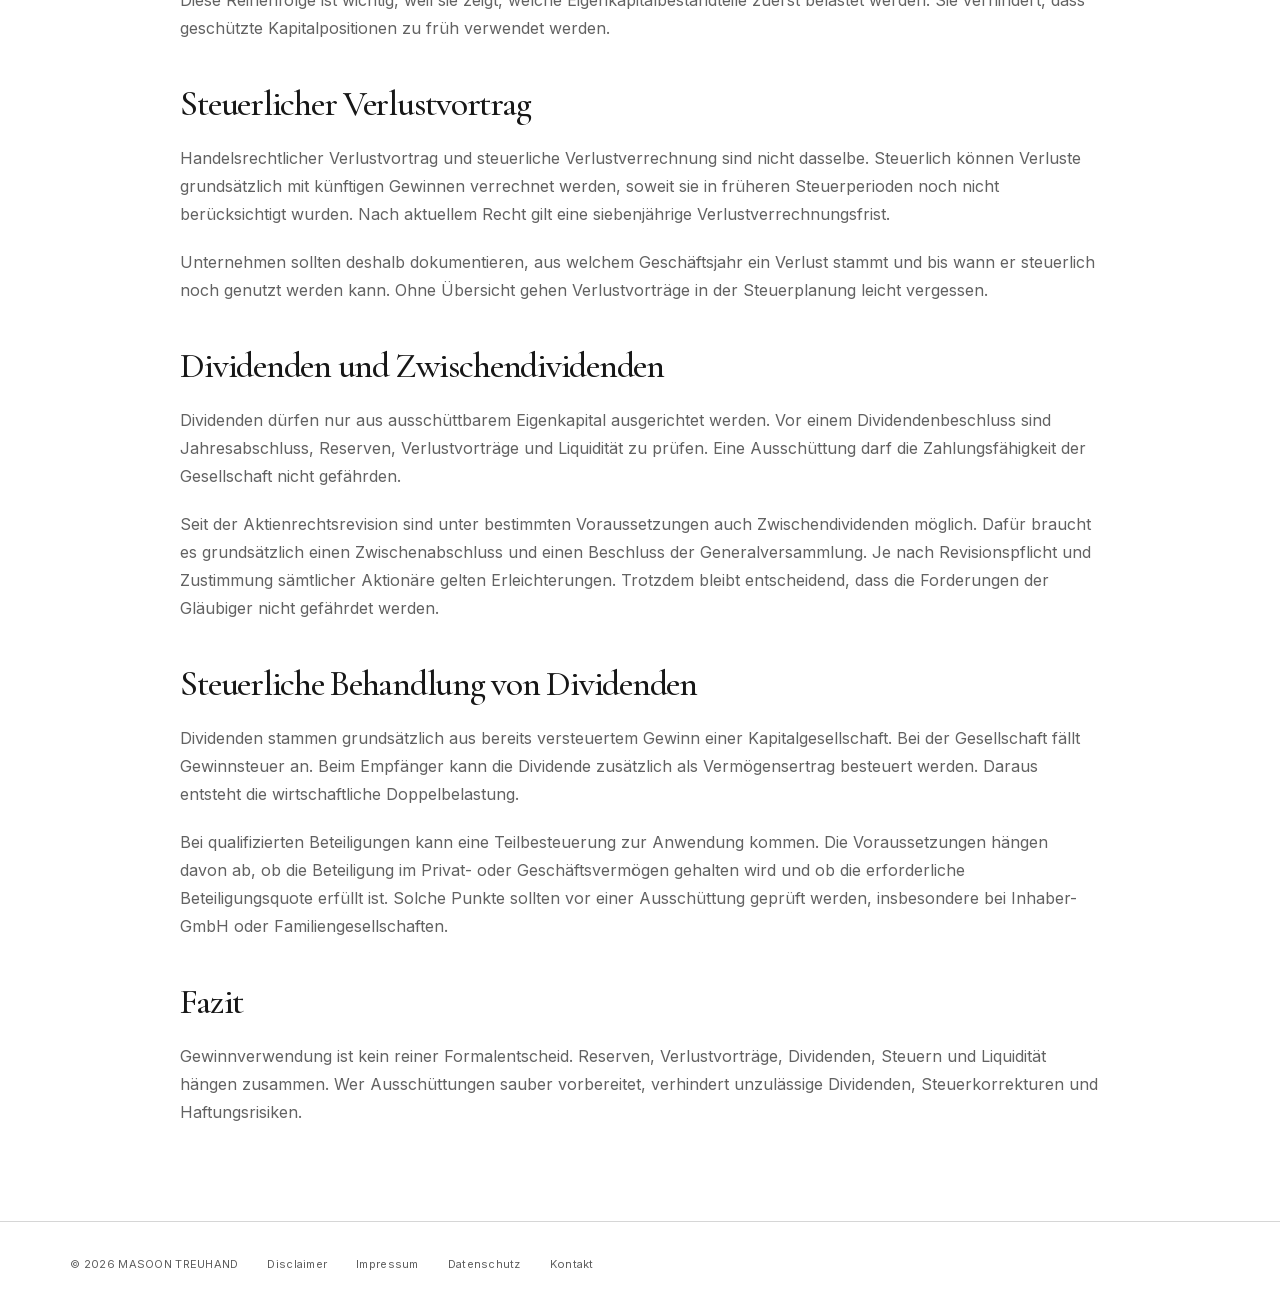
<file: fachwissen/gewinnverwendung/index.html>
<!doctype html>
<html lang="de-CH">
  <head>
    <meta charset="utf-8">
    <meta name="viewport" content="width=device-width,initial-scale=1">
    <meta name="theme-color" content="#ffffff">
    <title>Gewinnverwendung, Reserven und Verlustvortrag: Was Unternehmen beachten müssen | MASOON TREUHAND</title>
    <meta name="description" content="MASOON TREUHAND in Luzern. Buchhaltung, Personaladministration, Jahresabschluss, Steuererklärung und Unternehmensberatung.">
    <link rel="icon" href="data:image/svg+xml,%3Csvg xmlns='http://www.w3.org/2000/svg' viewBox='0 0 40 40'%3E%3Crect width='40' height='40' fill='%23171717'/%3E%3Ctext x='20' y='29' font-size='30' text-anchor='middle' fill='white' font-family='Georgia'%3EM%3C/text%3E%3C/svg%3E" type="image/svg+xml">
    <link rel="preload" href="/assets/inter.woff2" as="font" type="font/woff2" crossorigin>
    <link rel="preload" href="/assets/cormorant.woff2" as="font" type="font/woff2" crossorigin>
    <link rel="stylesheet" href="/assets/style.css">
    <script src="/assets/site.js" defer></script>
  </head>
  <body class="article-page">
    <a class="skip" href="#inhalt">Zum Inhalt</a>
    <header class="site-header">
      <div class="header-inner">
<button class="menu-toggle" aria-expanded="false" aria-controls="navigation" type="button">
          <span>Menü</span>
          <span class="menu-icon" aria-hidden="true">☰</span>
        </button>
        <nav id="navigation" aria-label="Hauptnavigation">
          <a href="/">Startseite</a>
          <a href="/unternehmen/">Unternehmen</a>
          <a href="/dienstleistungen/">Dienstleistungen</a>
          <a href="/fachwissen/" aria-current="page">Fachwissen</a>
          <a href="/kontakt/">Kontakt</a>
        </nav>
      </div>
    </header>

    <main id="inhalt">
      <div class="article-main">
        <div class="article-back">
          <a class="text-link" href="/fachwissen/">Alle Beiträge ansehen<span aria-hidden="true">↗</span></a>
        </div>
        <div class="article-overline">
          <p class="section-label article-overline-label mt-nav-typography"><time datetime="2026-02-01">02.2026</time> RECHNUNGSLEGUNG</p>
        </div>
        <section class="article-shell">
          <div class="article-column">
            <header class="article-hero">
              <h1 class="article-title">Gewinnverwendung, Reserven und Verlustvortrag: Was Unternehmen beachten müssen</h1>
              <p class="mt-body-copy article-lead">Am Jahresende stellt sich bei Kapitalgesellschaften nicht nur die Frage, ob ein Gewinn oder Verlust entstanden ist. Entscheidend ist auch, wie das Ergebnis rechtlich und steuerlich behandelt wird. Gewinnverwendung, gesetzliche Reserven, Verlustvortrag und Dividenden müssen sauber beurteilt werden, bevor Geld an Aktionäre oder Gesellschafter ausgeschüttet wird.</p>
            </header>
            <article class="article-body">
              <h2>Vom Jahresergebnis zur Gewinnverwendung</h2>
              <p class="mt-body-copy">Der Jahresabschluss zeigt zuerst, ob die Gesellschaft einen Reingewinn oder einen Verlust erzielt hat. Ein Gewinn bedeutet aber nicht automatisch, dass dieser frei ausgeschüttet werden darf. Vor einer Ausschüttung sind gesetzliche Vorgaben, bestehende Verlustvorträge, Reserven und die Liquidität der Gesellschaft zu prüfen.</p>
              <p class="mt-body-copy">Gerade bei kleineren Gesellschaften wird häufig nur auf den Kontobestand geschaut. Das ist gefährlich. Eine Dividende darf nicht allein deshalb beschlossen werden, weil aktuell Geld auf dem Konto liegt. Massgebend sind Bilanz, verfügbare Eigenkapitalpositionen und Zahlungsfähigkeit nach der Ausschüttung.</p>
              <h2>Gesetzliche Gewinnreserve</h2>
              <p class="mt-body-copy">Bei der Aktiengesellschaft muss grundsätzlich ein Teil des Jahresgewinns der gesetzlichen Gewinnreserve zugewiesen werden. Nach Art. 672 OR sind fünf Prozent des Jahresgewinns der gesetzlichen Gewinnreserve zuzuweisen, bis diese zusammen mit der gesetzlichen Kapitalreserve mindestens 50 Prozent des im Handelsregister eingetragenen Aktienkapitals erreicht. Bei Holdinggesellschaften gilt eine tiefere Schwelle von 20 Prozent.</p>
              <p class="mt-body-copy">Besteht ein Verlustvortrag, ist dieser zunächst zu berücksichtigen. Erst wenn danach ein Reingewinn verbleibt, stellt sich die Frage der Zuweisung an die gesetzliche Gewinnreserve. Erst danach stellt sich die Frage, welcher Betrag für Dividenden oder weitere Gewinnverwendungen zur Verfügung steht.</p>
              <h2>Verlustvortrag in der Handelsbilanz</h2>
              <p class="mt-body-copy">Weist die Gesellschaft am Ende des Geschäftsjahres einen Verlust aus, wird dieser handelsrechtlich in der Bilanz weitergeführt oder mit vorhandenen Eigenkapitalpositionen verrechnet. Art. 674 OR sieht eine Reihenfolge vor: zuerst mit einem Gewinnvortrag, danach mit freiwilligen Gewinnreserven, anschliessend mit der gesetzlichen Gewinnreserve und zuletzt mit der gesetzlichen Kapitalreserve.</p>
              <p class="mt-body-copy">Diese Reihenfolge ist wichtig, weil sie zeigt, welche Eigenkapitalbestandteile zuerst belastet werden. Sie verhindert, dass geschützte Kapitalpositionen zu früh verwendet werden.</p>
              <h2>Steuerlicher Verlustvortrag</h2>
              <p class="mt-body-copy">Handelsrechtlicher Verlustvortrag und steuerliche Verlustverrechnung sind nicht dasselbe. Steuerlich können Verluste grundsätzlich mit künftigen Gewinnen verrechnet werden, soweit sie in früheren Steuerperioden noch nicht berücksichtigt wurden. Nach aktuellem Recht gilt eine siebenjährige Verlustverrechnungsfrist.</p>
              <p class="mt-body-copy">Unternehmen sollten deshalb dokumentieren, aus welchem Geschäftsjahr ein Verlust stammt und bis wann er steuerlich noch genutzt werden kann. Ohne Übersicht gehen Verlustvorträge in der Steuerplanung leicht vergessen.</p>
              <h2>Dividenden und Zwischendividenden</h2>
              <p class="mt-body-copy">Dividenden dürfen nur aus ausschüttbarem Eigenkapital ausgerichtet werden. Vor einem Dividendenbeschluss sind Jahresabschluss, Reserven, Verlustvorträge und Liquidität zu prüfen. Eine Ausschüttung darf die Zahlungsfähigkeit der Gesellschaft nicht gefährden.</p>
              <p class="mt-body-copy">Seit der Aktienrechtsrevision sind unter bestimmten Voraussetzungen auch Zwischendividenden möglich. Dafür braucht es grundsätzlich einen Zwischenabschluss und einen Beschluss der Generalversammlung. Je nach Revisionspflicht und Zustimmung sämtlicher Aktionäre gelten Erleichterungen. Trotzdem bleibt entscheidend, dass die Forderungen der Gläubiger nicht gefährdet werden.</p>
              <h2>Steuerliche Behandlung von Dividenden</h2>
              <p class="mt-body-copy">Dividenden stammen grundsätzlich aus bereits versteuertem Gewinn einer Kapitalgesellschaft. Bei der Gesellschaft fällt Gewinnsteuer an. Beim Empfänger kann die Dividende zusätzlich als Vermögensertrag besteuert werden. Daraus entsteht die wirtschaftliche Doppelbelastung.</p>
              <p class="mt-body-copy">Bei qualifizierten Beteiligungen kann eine Teilbesteuerung zur Anwendung kommen. Die Voraussetzungen hängen davon ab, ob die Beteiligung im Privat- oder Geschäftsvermögen gehalten wird und ob die erforderliche Beteiligungsquote erfüllt ist. Solche Punkte sollten vor einer Ausschüttung geprüft werden, insbesondere bei Inhaber-GmbH oder Familiengesellschaften.</p>
              <h2>Fazit</h2>
              <p class="mt-body-copy">Gewinnverwendung ist kein reiner Formalentscheid. Reserven, Verlustvorträge, Dividenden, Steuern und Liquidität hängen zusammen. Wer Ausschüttungen sauber vorbereitet, verhindert unzulässige Dividenden, Steuerkorrekturen und Haftungsrisiken.</p>
            </article>
          </div>
        </section>
      </div>
    </main>

    <footer class="site-footer">
      <div>
        <a href="/">© 2026 MASOON TREUHAND</a>
        <a href="/disclaimer/">Disclaimer</a>
        <a href="/impressum/">Impressum</a>
        <a href="/datenschutz/">Datenschutz</a>
        <a href="/kontakt/">Kontakt</a>
      </div>
    </footer>
  </body>
</html>
</file>
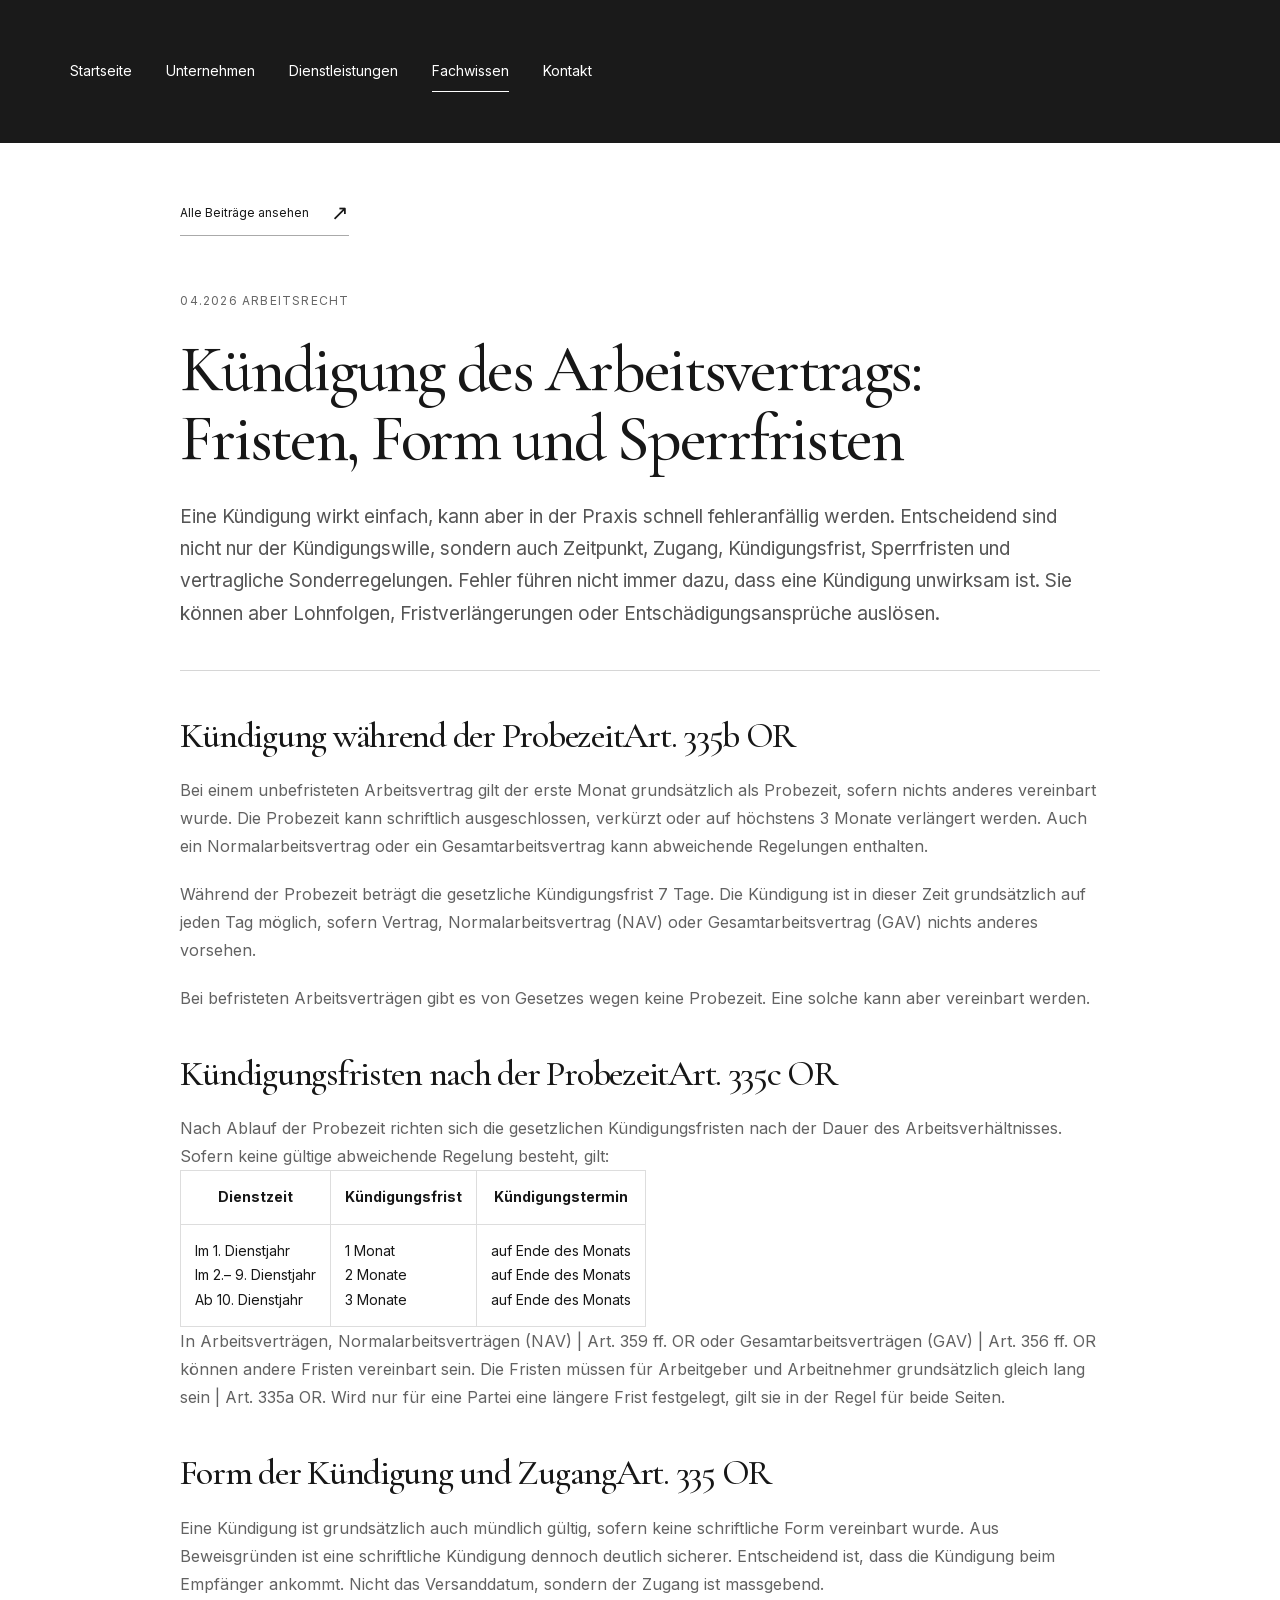
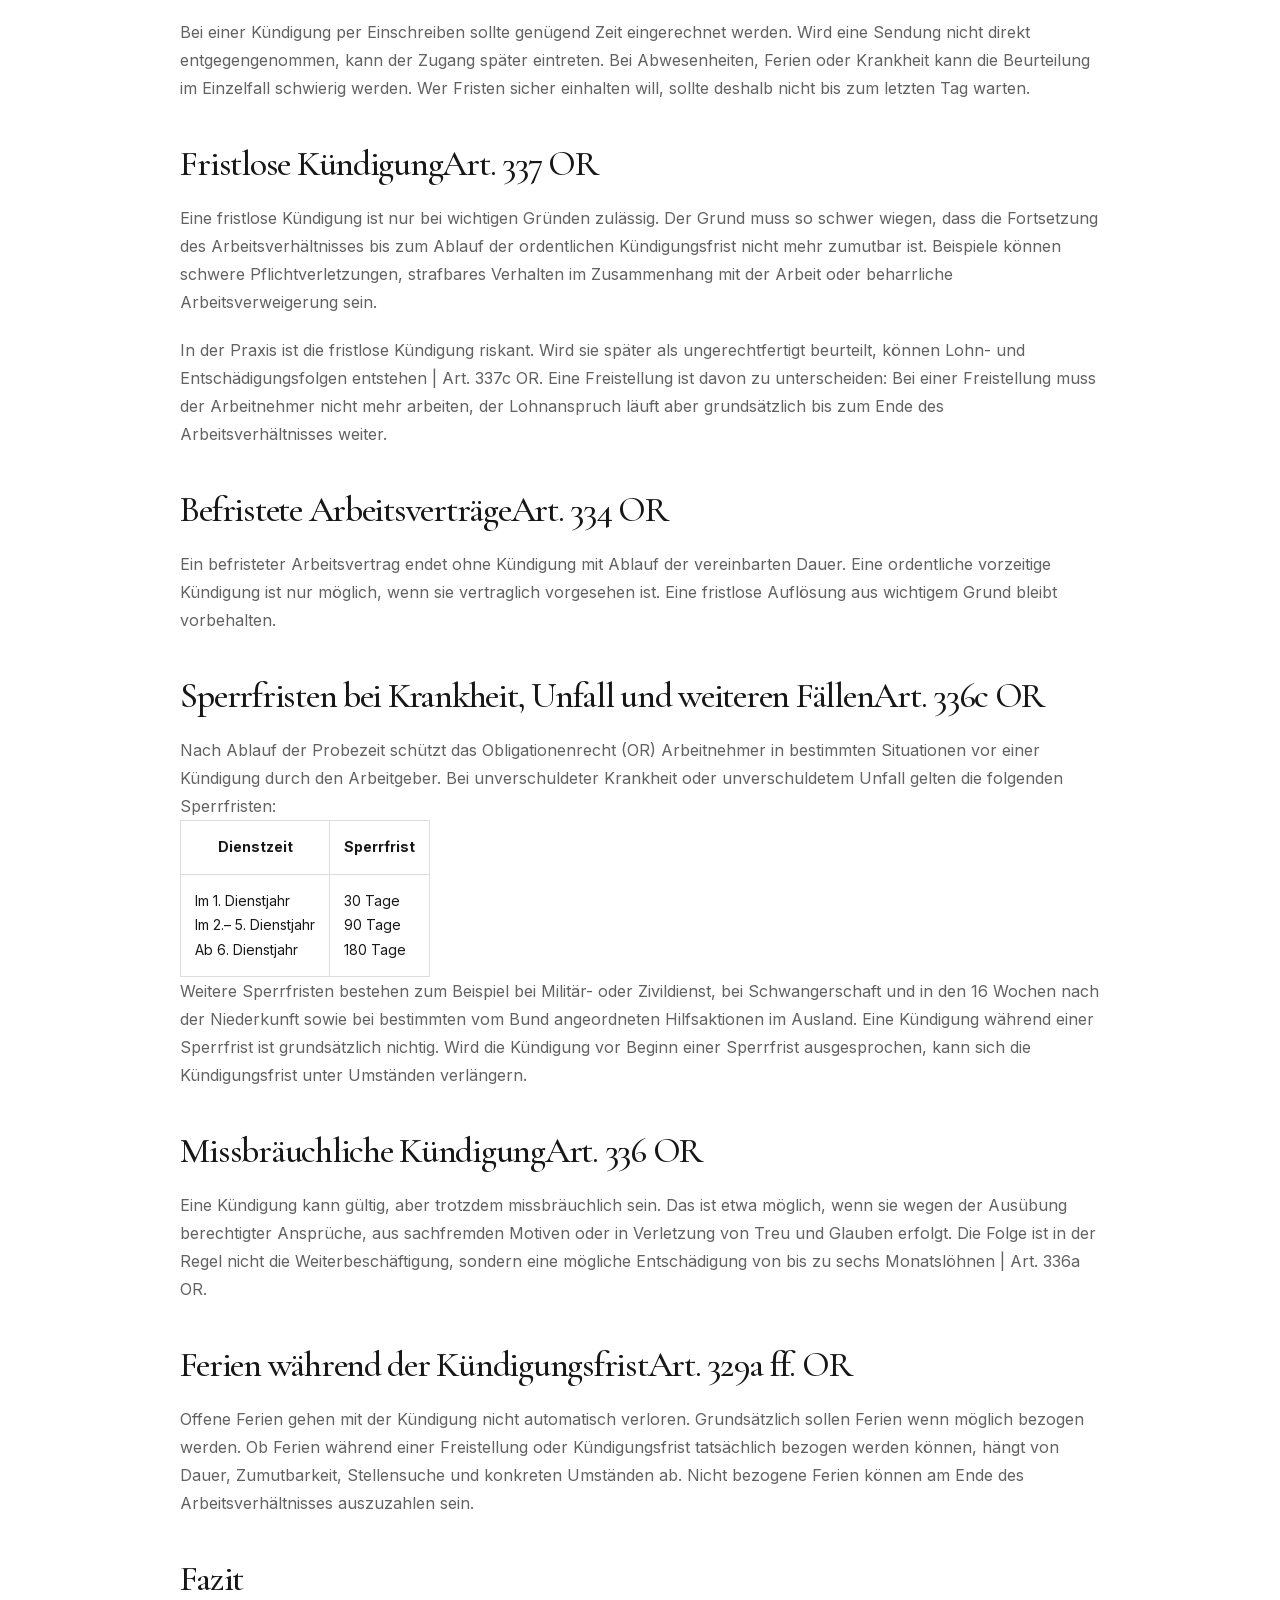
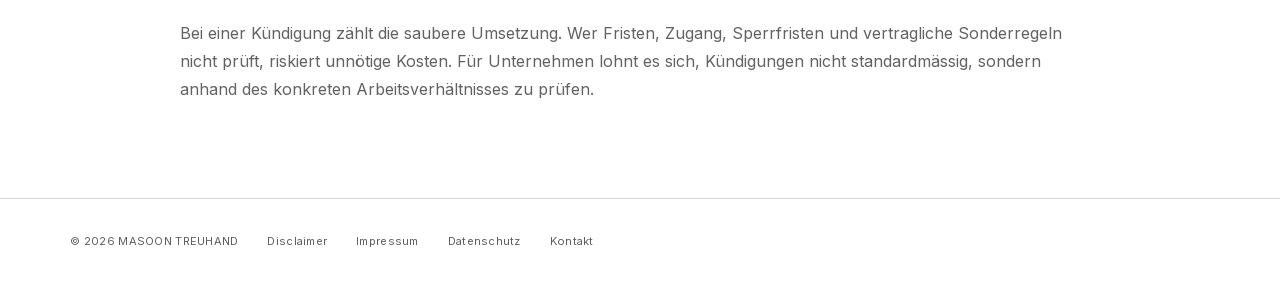
<file: fachwissen/kuendigung-arbeitsvertrag/index.html>
<!doctype html>
<html lang="de-CH">
  <head>
    <meta charset="utf-8">
    <meta name="viewport" content="width=device-width,initial-scale=1">
    <meta name="theme-color" content="#ffffff">
    <title>Kündigung des Arbeitsvertrags: Fristen, Form und Sperrfristen | MASOON TREUHAND</title>
    <meta name="description" content="MASOON TREUHAND in Luzern. Buchhaltung, Personaladministration, Jahresabschluss, Steuererklärung und Unternehmensberatung.">
    <link rel="icon" href="data:image/svg+xml,%3Csvg xmlns='http://www.w3.org/2000/svg' viewBox='0 0 40 40'%3E%3Crect width='40' height='40' fill='%23171717'/%3E%3Ctext x='20' y='29' font-size='30' text-anchor='middle' fill='white' font-family='Georgia'%3EM%3C/text%3E%3C/svg%3E" type="image/svg+xml">
    <link rel="preload" href="/assets/inter.woff2" as="font" type="font/woff2" crossorigin>
    <link rel="preload" href="/assets/cormorant.woff2" as="font" type="font/woff2" crossorigin>
    <link rel="stylesheet" href="/assets/style.css">
    <script src="/assets/site.js" defer></script>
  </head>
  <body class="article-page">
    <a class="skip" href="#inhalt">Zum Inhalt</a>
    <header class="site-header">
      <div class="header-inner">
<button class="menu-toggle" aria-expanded="false" aria-controls="navigation" type="button">
          <span>Menü</span>
          <span class="menu-icon" aria-hidden="true">☰</span>
        </button>
        <nav id="navigation" aria-label="Hauptnavigation">
          <a href="/">Startseite</a>
          <a href="/unternehmen/">Unternehmen</a>
          <a href="/dienstleistungen/">Dienstleistungen</a>
          <a href="/fachwissen/" aria-current="page">Fachwissen</a>
          <a href="/kontakt/">Kontakt</a>
        </nav>
      </div>
    </header>

    <main id="inhalt">
      <div class="article-main">
        <div class="article-back">
          <a class="text-link" href="/fachwissen/">Alle Beiträge ansehen<span aria-hidden="true">↗</span></a>
        </div>
        <div class="article-overline">
          <p class="section-label article-overline-label mt-nav-typography"><time datetime="2026-04-01">04.2026</time> ARBEITSRECHT</p>
        </div>
        <section class="article-shell">
          <div class="article-column">
            <header class="article-hero">
              <h1 class="article-title">Kündigung des Arbeitsvertrags: Fristen, Form und Sperrfristen</h1>
              <p class="mt-body-copy article-lead">Eine Kündigung wirkt einfach, kann aber in der Praxis schnell fehleranfällig werden. Entscheidend sind nicht nur der Kündigungswille, sondern auch Zeitpunkt, Zugang, Kündigungsfrist, Sperrfristen und vertragliche Sonderregelungen. Fehler führen nicht immer dazu, dass eine Kündigung unwirksam ist. Sie können aber Lohnfolgen, Fristverlängerungen oder Entschädigungsansprüche auslösen.</p>
            </header>
            <article class="article-body">
              <h2>Kündigung während der Probezeit<span aria-hidden="true" class="heading-separator"></span>Art. 335b OR</h2>
              <p class="mt-body-copy">Bei einem unbefristeten Arbeitsvertrag gilt der erste Monat grundsätzlich als Probezeit, sofern nichts anderes vereinbart wurde. Die Probezeit kann schriftlich ausgeschlossen, verkürzt oder auf höchstens 3 Monate verlängert werden. Auch ein Normalarbeitsvertrag oder ein Gesamtarbeitsvertrag kann abweichende Regelungen enthalten.</p>
              <p class="mt-body-copy">Während der Probezeit beträgt die gesetzliche Kündigungsfrist 7 Tage. Die Kündigung ist in dieser Zeit grundsätzlich auf jeden Tag möglich, sofern Vertrag, Normalarbeitsvertrag (NAV) oder Gesamtarbeitsvertrag (GAV) nichts anderes vorsehen.</p>
              <p class="mt-body-copy">Bei befristeten Arbeitsverträgen gibt es von Gesetzes wegen keine Probezeit. Eine solche kann aber vereinbart werden.</p>
              <h2>Kündigungsfristen nach der Probezeit<span aria-hidden="true" class="heading-separator"></span>Art. 335c OR</h2>
              <p class="mt-body-copy">Nach Ablauf der Probezeit richten sich die gesetzlichen Kündigungsfristen nach der Dauer des Arbeitsverhältnisses. Sofern keine gültige abweichende Regelung besteht, gilt:</p>
              <div class="article-table-wrap">
                <table>
                  <tr>
                    <th>Dienstzeit</th>
                    <th>Kündigungsfrist</th>
                    <th>Kündigungstermin</th>
                  </tr>
                  <tr>
                    <td>Im 1. Dienstjahr<br/>Im 2.– 9. Dienstjahr<br/>Ab 10. Dienstjahr</td>
                    <td>1 Monat<br/>2 Monate<br/>3 Monate</td>
                    <td>auf Ende des Monats<br/>auf Ende des Monats<br/>auf Ende des Monats</td>
                  </tr>
                </table>
              </div>
              <p class="mt-body-copy">In Arbeitsverträgen, Normalarbeitsverträgen (NAV) | Art. 359 ff. OR oder Gesamtarbeitsverträgen (GAV) | Art. 356 ff. OR können andere Fristen vereinbart sein. Die Fristen müssen für Arbeitgeber und Arbeitnehmer grundsätzlich gleich lang sein | Art. 335a OR. Wird nur für eine Partei eine längere Frist festgelegt, gilt sie in der Regel für beide Seiten.</p>
              <h2>Form der Kündigung und Zugang<span aria-hidden="true" class="heading-separator"></span>Art. 335 OR</h2>
              <p class="mt-body-copy">Eine Kündigung ist grundsätzlich auch mündlich gültig, sofern keine schriftliche Form vereinbart wurde. Aus Beweisgründen ist eine schriftliche Kündigung dennoch deutlich sicherer. Entscheidend ist, dass die Kündigung beim Empfänger ankommt. Nicht das Versanddatum, sondern der Zugang ist massgebend.</p>
              <p class="mt-body-copy">Bei einer Kündigung per Einschreiben sollte genügend Zeit eingerechnet werden. Wird eine Sendung nicht direkt entgegengenommen, kann der Zugang später eintreten. Bei Abwesenheiten, Ferien oder Krankheit kann die Beurteilung im Einzelfall schwierig werden. Wer Fristen sicher einhalten will, sollte deshalb nicht bis zum letzten Tag warten.</p>
              <h2>Fristlose Kündigung<span aria-hidden="true" class="heading-separator"></span>Art. 337 OR</h2>
              <p class="mt-body-copy">Eine fristlose Kündigung ist nur bei wichtigen Gründen zulässig. Der Grund muss so schwer wiegen, dass die Fortsetzung des Arbeitsverhältnisses bis zum Ablauf der ordentlichen Kündigungsfrist nicht mehr zumutbar ist. Beispiele können schwere Pflichtverletzungen, strafbares Verhalten im Zusammenhang mit der Arbeit oder beharrliche Arbeitsverweigerung sein.</p>
              <p class="mt-body-copy">In der Praxis ist die fristlose Kündigung riskant. Wird sie später als ungerechtfertigt beurteilt, können Lohn- und Entschädigungsfolgen entstehen | Art. 337c OR. Eine Freistellung ist davon zu unterscheiden: Bei einer Freistellung muss der Arbeitnehmer nicht mehr arbeiten, der Lohnanspruch läuft aber grundsätzlich bis zum Ende des Arbeitsverhältnisses weiter.</p>
              <h2>Befristete Arbeitsverträge<span aria-hidden="true" class="heading-separator"></span>Art. 334 OR</h2>
              <p class="mt-body-copy">Ein befristeter Arbeitsvertrag endet ohne Kündigung mit Ablauf der vereinbarten Dauer. Eine ordentliche vorzeitige Kündigung ist nur möglich, wenn sie vertraglich vorgesehen ist. Eine fristlose Auflösung aus wichtigem Grund bleibt vorbehalten.</p>
              <h2>Sperrfristen bei Krankheit, Unfall und weiteren Fällen<span aria-hidden="true" class="heading-separator"></span>Art. 336c OR</h2>
              <p class="mt-body-copy">Nach Ablauf der Probezeit schützt das Obligationenrecht (OR) Arbeitnehmer in bestimmten Situationen vor einer Kündigung durch den Arbeitgeber. Bei unverschuldeter Krankheit oder unverschuldetem Unfall gelten die folgenden Sperrfristen:</p>
              <div class="article-table-wrap article-table-wrap--two-columns">
                <table>
                  <tr>
                    <th>Dienstzeit</th>
                    <th>Sperrfrist</th>
                  </tr>
                  <tr>
                    <td>Im 1. Dienstjahr<br/>Im 2.– 5. Dienstjahr<br/>Ab 6. Dienstjahr</td>
                    <td>30 Tage<br/>90 Tage<br/>180 Tage</td>
                  </tr>
                </table>
              </div>
              <p class="mt-body-copy">Weitere Sperrfristen bestehen zum Beispiel bei Militär- oder Zivildienst, bei Schwangerschaft und in den 16 Wochen nach der Niederkunft sowie bei bestimmten vom Bund angeordneten Hilfsaktionen im Ausland. Eine Kündigung während einer Sperrfrist ist grundsätzlich nichtig. Wird die Kündigung vor Beginn einer Sperrfrist ausgesprochen, kann sich die Kündigungsfrist unter Umständen verlängern.</p>
              <h2>Missbräuchliche Kündigung<span aria-hidden="true" class="heading-separator"></span>Art. 336 OR</h2>
              <p class="mt-body-copy">Eine Kündigung kann gültig, aber trotzdem missbräuchlich sein. Das ist etwa möglich, wenn sie wegen der Ausübung berechtigter Ansprüche, aus sachfremden Motiven oder in Verletzung von Treu und Glauben erfolgt. Die Folge ist in der Regel nicht die Weiterbeschäftigung, sondern eine mögliche Entschädigung von bis zu sechs Monatslöhnen | Art. 336a OR.</p>
              <h2>Ferien während der Kündigungsfrist<span aria-hidden="true" class="heading-separator"></span>Art. 329a ff. OR</h2>
              <p class="mt-body-copy">Offene Ferien gehen mit der Kündigung nicht automatisch verloren. Grundsätzlich sollen Ferien wenn möglich bezogen werden. Ob Ferien während einer Freistellung oder Kündigungsfrist tatsächlich bezogen werden können, hängt von Dauer, Zumutbarkeit, Stellensuche und konkreten Umständen ab. Nicht bezogene Ferien können am Ende des Arbeitsverhältnisses auszuzahlen sein.</p>
              <h2>Fazit</h2>
              <p class="mt-body-copy">Bei einer Kündigung zählt die saubere Umsetzung. Wer Fristen, Zugang, Sperrfristen und vertragliche Sonderregeln nicht prüft, riskiert unnötige Kosten. Für Unternehmen lohnt es sich, Kündigungen nicht standardmässig, sondern anhand des konkreten Arbeitsverhältnisses zu prüfen.</p>
            </article>
          </div>
        </section>
      </div>
    </main>

    <footer class="site-footer">
      <div>
        <a href="/">© 2026 MASOON TREUHAND</a>
        <a href="/disclaimer/">Disclaimer</a>
        <a href="/impressum/">Impressum</a>
        <a href="/datenschutz/">Datenschutz</a>
        <a href="/kontakt/">Kontakt</a>
      </div>
    </footer>
  </body>
</html>
</file>
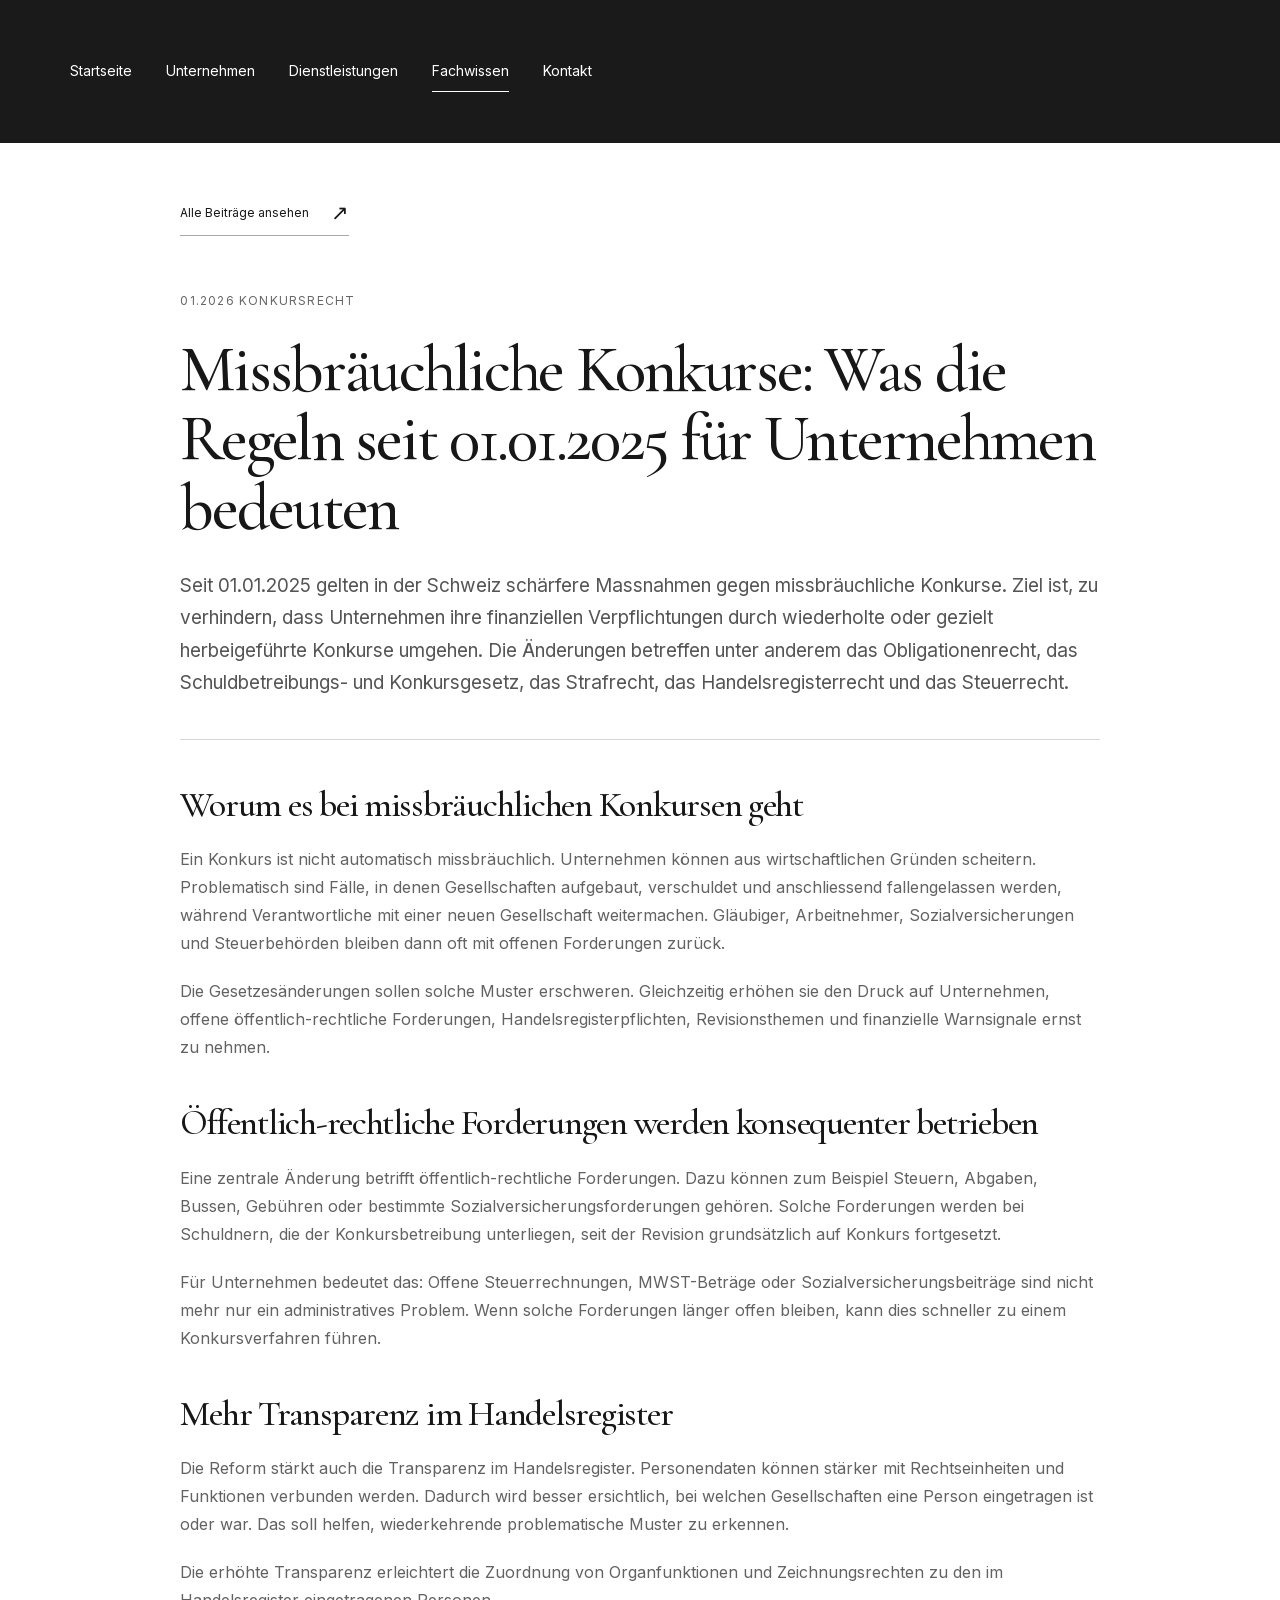
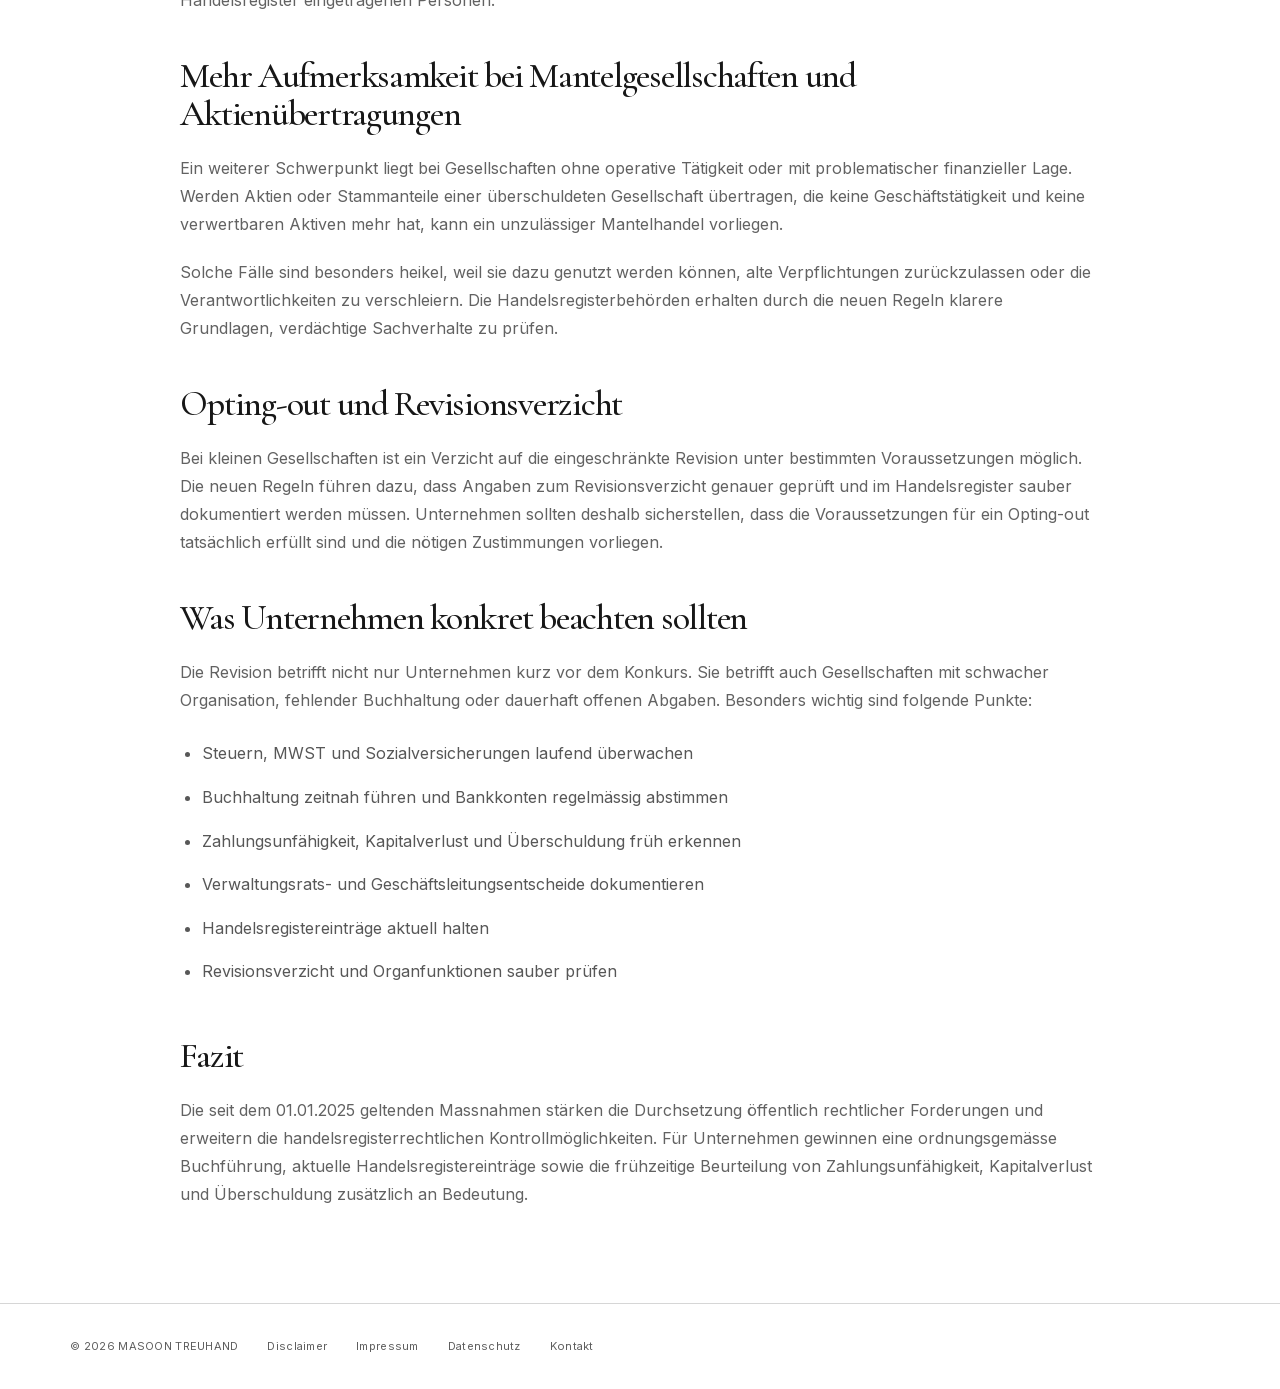
<file: fachwissen/missbraeuchliche-konkurse/index.html>
<!doctype html>
<html lang="de-CH">
  <head>
    <meta charset="utf-8">
    <meta name="viewport" content="width=device-width,initial-scale=1">
    <meta name="theme-color" content="#ffffff">
    <title>Missbräuchliche Konkurse: Was die Regeln seit 01.01.2025 für Unternehmen bedeuten | MASOON TREUHAND</title>
    <meta name="description" content="MASOON TREUHAND in Luzern. Buchhaltung, Personaladministration, Jahresabschluss, Steuererklärung und Unternehmensberatung.">
    <link rel="icon" href="data:image/svg+xml,%3Csvg xmlns='http://www.w3.org/2000/svg' viewBox='0 0 40 40'%3E%3Crect width='40' height='40' fill='%23171717'/%3E%3Ctext x='20' y='29' font-size='30' text-anchor='middle' fill='white' font-family='Georgia'%3EM%3C/text%3E%3C/svg%3E" type="image/svg+xml">
    <link rel="preload" href="/assets/inter.woff2" as="font" type="font/woff2" crossorigin>
    <link rel="preload" href="/assets/cormorant.woff2" as="font" type="font/woff2" crossorigin>
    <link rel="stylesheet" href="/assets/style.css">
    <script src="/assets/site.js" defer></script>
  </head>
  <body class="article-page">
    <a class="skip" href="#inhalt">Zum Inhalt</a>
    <header class="site-header">
      <div class="header-inner">
<button class="menu-toggle" aria-expanded="false" aria-controls="navigation" type="button">
          <span>Menü</span>
          <span class="menu-icon" aria-hidden="true">☰</span>
        </button>
        <nav id="navigation" aria-label="Hauptnavigation">
          <a href="/">Startseite</a>
          <a href="/unternehmen/">Unternehmen</a>
          <a href="/dienstleistungen/">Dienstleistungen</a>
          <a href="/fachwissen/" aria-current="page">Fachwissen</a>
          <a href="/kontakt/">Kontakt</a>
        </nav>
      </div>
    </header>

    <main id="inhalt">
      <div class="article-main">
        <div class="article-back">
          <a class="text-link" href="/fachwissen/">Alle Beiträge ansehen<span aria-hidden="true">↗</span></a>
        </div>
        <div class="article-overline">
          <p class="section-label article-overline-label"><time datetime="2026-01-01">01.2026</time> KONKURSRECHT</p>
        </div>
        <section class="article-shell">
          <div class="article-column">
            <header class="article-hero">
              <h1 class="article-title">Missbräuchliche Konkurse: Was die Regeln seit 01.01.2025 für Unternehmen bedeuten</h1>
              <p class="article-lead">Seit 01.01.2025 gelten in der Schweiz schärfere Massnahmen gegen missbräuchliche Konkurse. Ziel ist, zu verhindern, dass Unternehmen ihre finanziellen Verpflichtungen durch wiederholte oder gezielt herbeigeführte Konkurse umgehen. Die Änderungen betreffen unter anderem das Obligationenrecht, das Schuldbetreibungs- und Konkursgesetz, das Strafrecht, das Handelsregisterrecht und das Steuerrecht.</p>
            </header>
            <article class="article-body">
              <h2>Worum es bei missbräuchlichen Konkursen geht</h2>
              <p>Ein Konkurs ist nicht automatisch missbräuchlich. Unternehmen können aus wirtschaftlichen Gründen scheitern. Problematisch sind Fälle, in denen Gesellschaften aufgebaut, verschuldet und anschliessend fallengelassen werden, während Verantwortliche mit einer neuen Gesellschaft weitermachen. Gläubiger, Arbeitnehmer, Sozialversicherungen und Steuerbehörden bleiben dann oft mit offenen Forderungen zurück.</p>
              <p>Die Gesetzesänderungen sollen solche Muster erschweren. Gleichzeitig erhöhen sie den Druck auf Unternehmen, offene öffentlich-rechtliche Forderungen, Handelsregisterpflichten, Revisionsthemen und finanzielle Warnsignale ernst zu nehmen.</p>
              <h2>Öffentlich-rechtliche Forderungen werden konsequenter betrieben</h2>
              <p>Eine zentrale Änderung betrifft öffentlich-rechtliche Forderungen. Dazu können zum Beispiel Steuern, Abgaben, Bussen, Gebühren oder bestimmte Sozialversicherungsforderungen gehören. Solche Forderungen werden bei Schuldnern, die der Konkursbetreibung unterliegen, seit der Revision grundsätzlich auf Konkurs fortgesetzt.</p>
              <p>Für Unternehmen bedeutet das: Offene Steuerrechnungen, MWST-Beträge oder Sozialversicherungsbeiträge sind nicht mehr nur ein administratives Problem. Wenn solche Forderungen länger offen bleiben, kann dies schneller zu einem Konkursverfahren führen.</p>
              <h2>Mehr Transparenz im Handelsregister</h2>
              <p>Die Reform stärkt auch die Transparenz im Handelsregister. Personendaten können stärker mit Rechtseinheiten und Funktionen verbunden werden. Dadurch wird besser ersichtlich, bei welchen Gesellschaften eine Person eingetragen ist oder war. Das soll helfen, wiederkehrende problematische Muster zu erkennen.</p>
              <p>Die erhöhte Transparenz erleichtert die Zuordnung von Organfunktionen und Zeichnungsrechten zu den im Handelsregister eingetragenen Personen.</p>
              <h2>Mehr Aufmerksamkeit bei Mantelgesellschaften und Aktienübertragungen</h2>
              <p>Ein weiterer Schwerpunkt liegt bei Gesellschaften ohne operative Tätigkeit oder mit problematischer finanzieller Lage. Werden Aktien oder Stammanteile einer überschuldeten Gesellschaft übertragen, die keine Geschäftstätigkeit und keine verwertbaren Aktiven mehr hat, kann ein unzulässiger Mantelhandel vorliegen.</p>
              <p>Solche Fälle sind besonders heikel, weil sie dazu genutzt werden können, alte Verpflichtungen zurückzulassen oder die Verantwortlichkeiten zu verschleiern. Die Handelsregisterbehörden erhalten durch die neuen Regeln klarere Grundlagen, verdächtige Sachverhalte zu prüfen.</p>
              <h2>Opting-out und Revisionsverzicht</h2>
              <p>Bei kleinen Gesellschaften ist ein Verzicht auf die eingeschränkte Revision unter bestimmten Voraussetzungen möglich. Die neuen Regeln führen dazu, dass Angaben zum Revisionsverzicht genauer geprüft und im Handelsregister sauber dokumentiert werden müssen. Unternehmen sollten deshalb sicherstellen, dass die Voraussetzungen für ein Opting-out tatsächlich erfüllt sind und die nötigen Zustimmungen vorliegen.</p>
              <h2>Was Unternehmen konkret beachten sollten</h2>
              <p>Die Revision betrifft nicht nur Unternehmen kurz vor dem Konkurs. Sie betrifft auch Gesellschaften mit schwacher Organisation, fehlender Buchhaltung oder dauerhaft offenen Abgaben. Besonders wichtig sind folgende Punkte:</p>
              <ul>
                <li>Steuern, MWST und Sozialversicherungen laufend überwachen</li>
                <li>Buchhaltung zeitnah führen und Bankkonten regelmässig abstimmen</li>
                <li>Zahlungsunfähigkeit, Kapitalverlust und Überschuldung früh erkennen</li>
                <li>Verwaltungsrats- und Geschäftsleitungsentscheide dokumentieren</li>
                <li>Handelsregistereinträge aktuell halten</li>
                <li>Revisionsverzicht und Organfunktionen sauber prüfen</li>
              </ul>
              <h2>Fazit</h2>
              <p>Die seit dem 01.01.2025 geltenden Massnahmen stärken die Durchsetzung öffentlich rechtlicher Forderungen und erweitern die handelsregisterrechtlichen Kontrollmöglichkeiten. Für Unternehmen gewinnen eine ordnungsgemässe Buchführung, aktuelle Handelsregistereinträge sowie die frühzeitige Beurteilung von Zahlungsunfähigkeit, Kapitalverlust und Überschuldung zusätzlich an Bedeutung.</p>
            </article>
          </div>
        </section>
      </div>
    </main>

    <footer class="site-footer">
      <div>
        <a href="/">© 2026 MASOON TREUHAND</a>
        <a href="/disclaimer/">Disclaimer</a>
        <a href="/impressum/">Impressum</a>
        <a href="/datenschutz/">Datenschutz</a>
        <a href="/kontakt/">Kontakt</a>
      </div>
    </footer>
  </body>
</html>
</file>
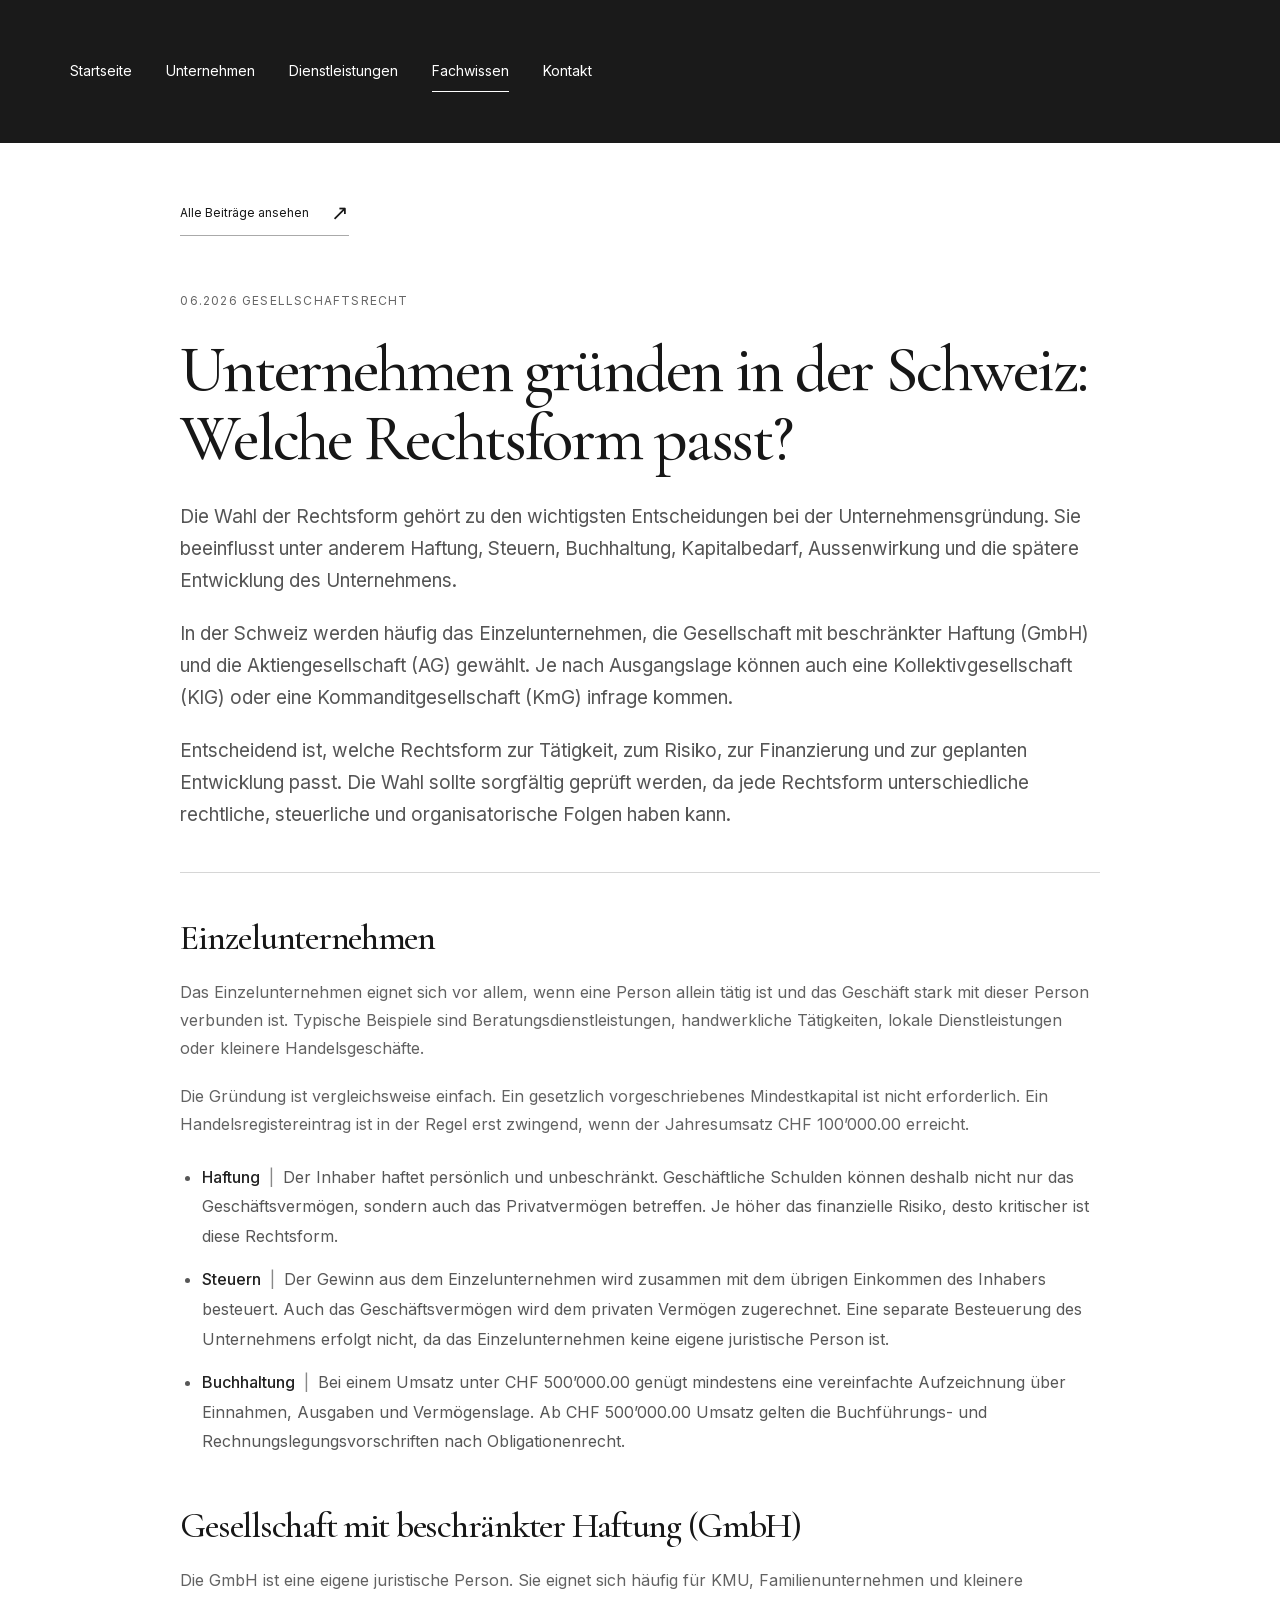
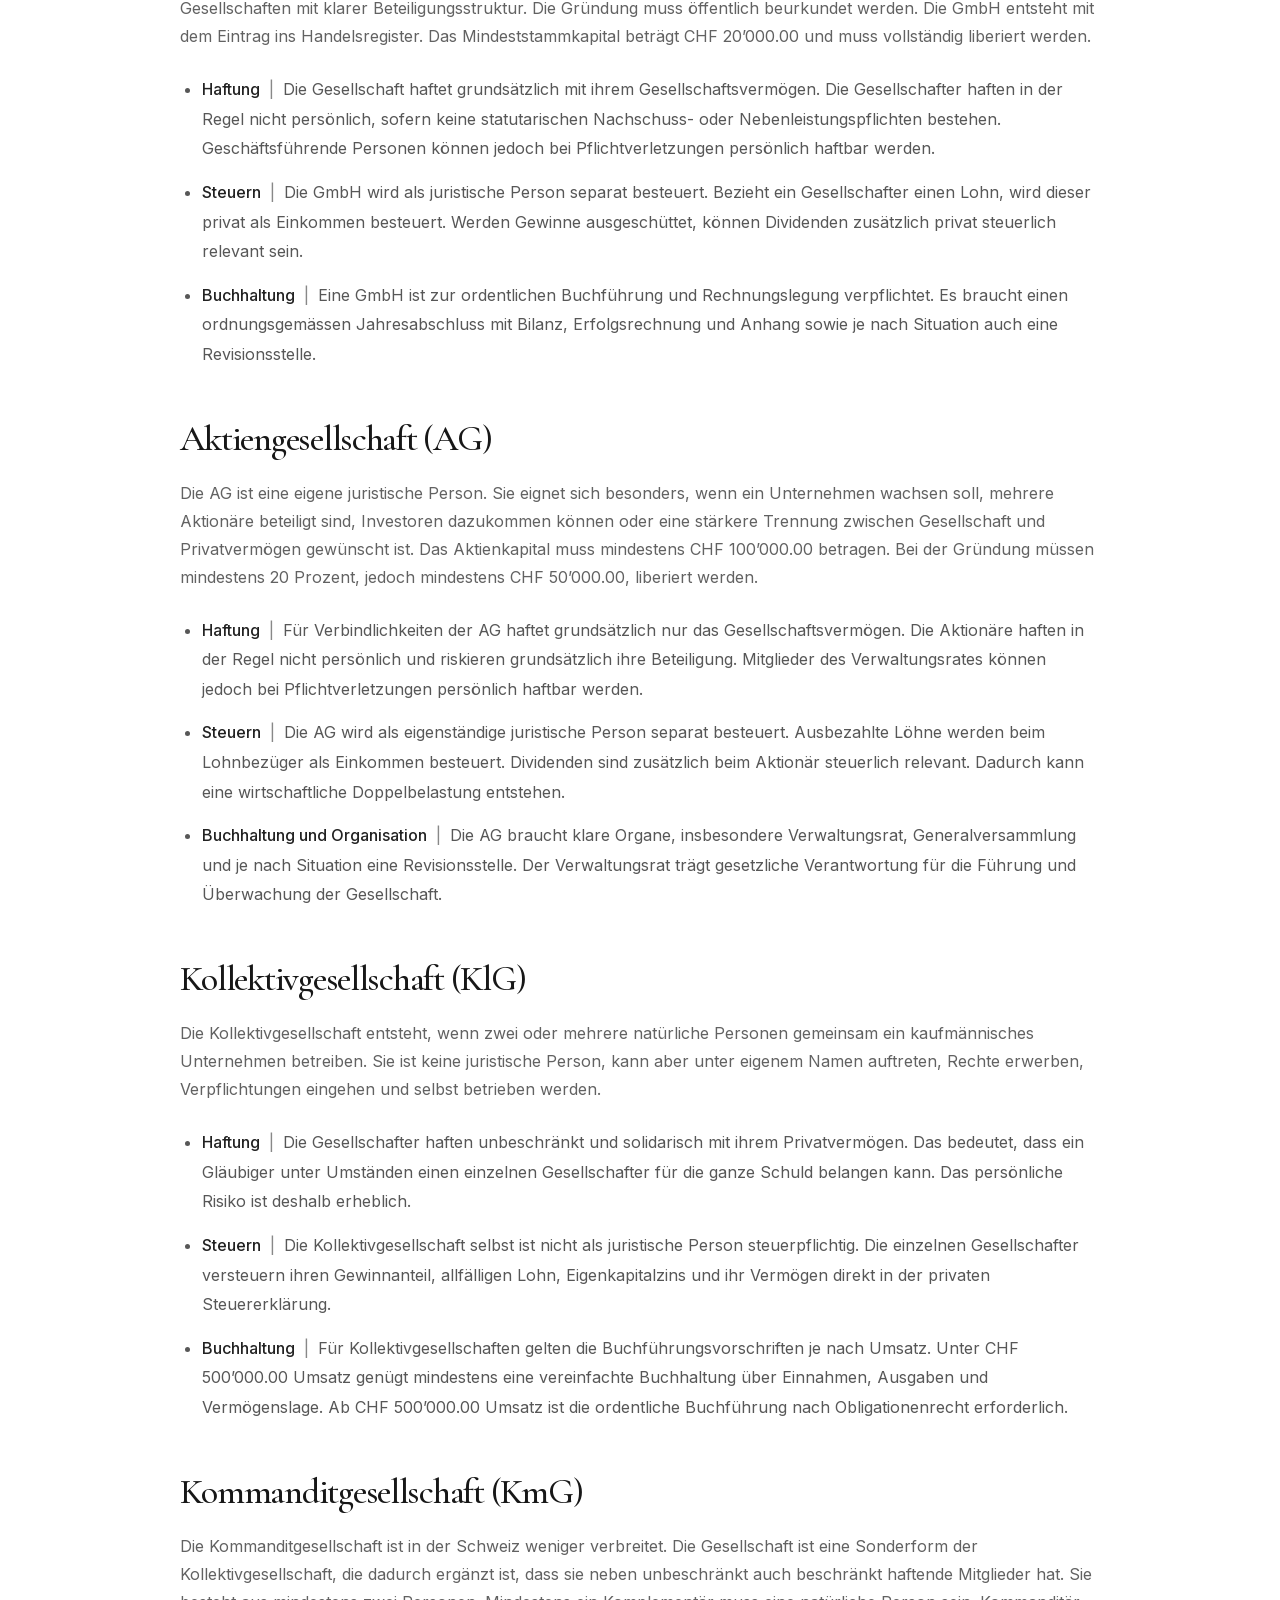
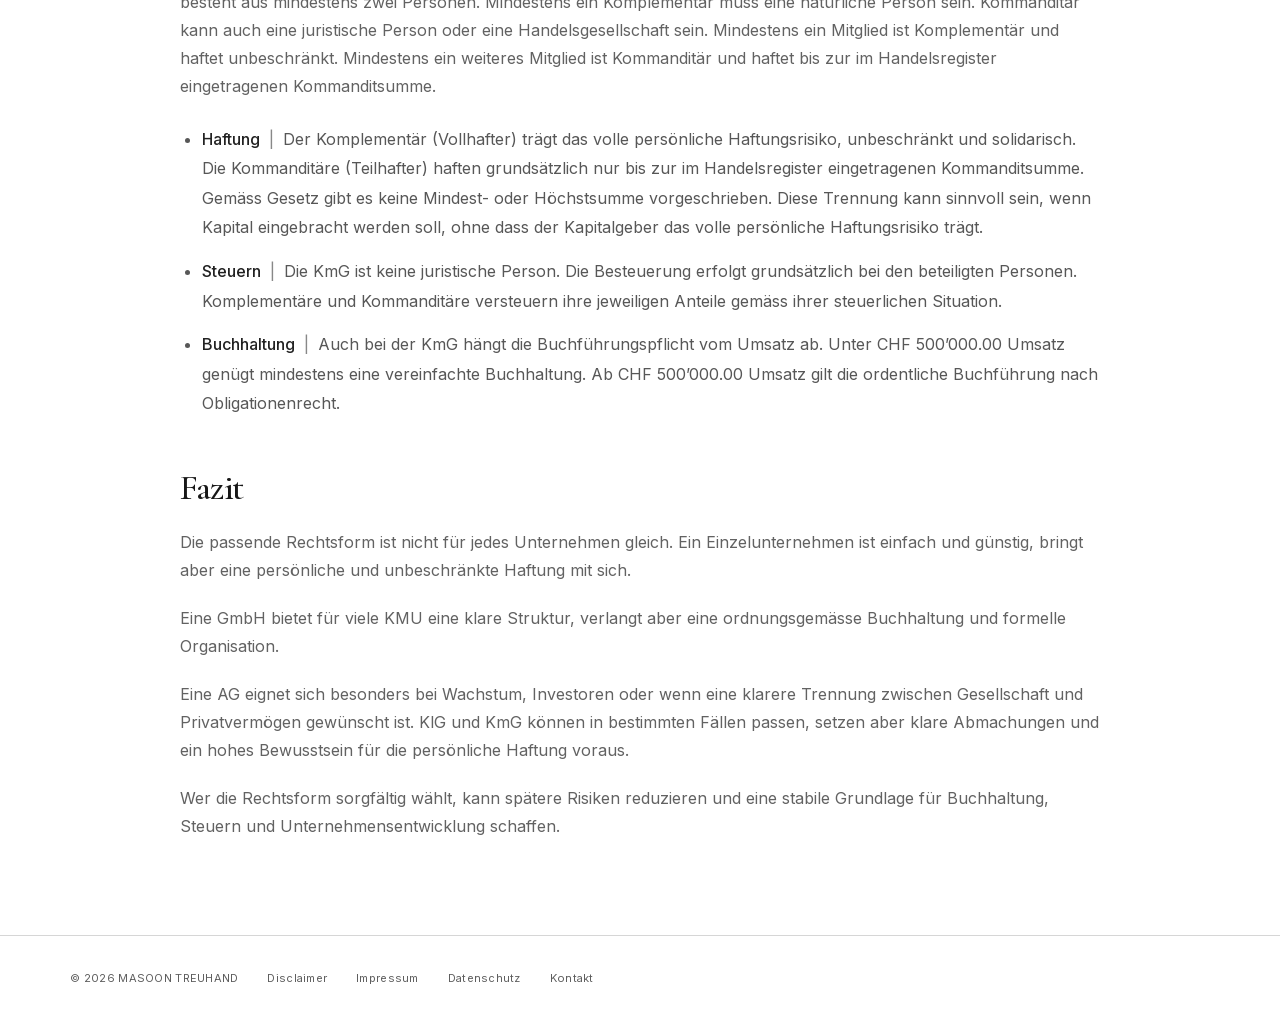
<file: fachwissen/unternehmen-gruenden/index.html>
<!doctype html>
<html lang="de-CH">
  <head>
    <meta charset="utf-8">
    <meta name="viewport" content="width=device-width,initial-scale=1">
    <meta name="theme-color" content="#ffffff">
    <title>Unternehmen gründen in der Schweiz: Welche Rechtsform passt? | MASOON TREUHAND</title>
    <meta name="description" content="MASOON TREUHAND in Luzern. Buchhaltung, Personaladministration, Jahresabschluss, Steuererklärung und Unternehmensberatung.">
    <link rel="icon" href="data:image/svg+xml,%3Csvg xmlns='http://www.w3.org/2000/svg' viewBox='0 0 40 40'%3E%3Crect width='40' height='40' fill='%23171717'/%3E%3Ctext x='20' y='29' font-size='30' text-anchor='middle' fill='white' font-family='Georgia'%3EM%3C/text%3E%3C/svg%3E" type="image/svg+xml">
    <link rel="preload" href="/assets/inter.woff2" as="font" type="font/woff2" crossorigin>
    <link rel="preload" href="/assets/cormorant.woff2" as="font" type="font/woff2" crossorigin>
    <link rel="stylesheet" href="/assets/style.css">
    <script src="/assets/site.js" defer></script>
  </head>
  <body class="article-page">
    <a class="skip" href="#inhalt">Zum Inhalt</a>
    <header class="site-header">
      <div class="header-inner">
<button class="menu-toggle" aria-expanded="false" aria-controls="navigation" type="button">
          <span>Menü</span>
          <span class="menu-icon" aria-hidden="true">☰</span>
        </button>
        <nav id="navigation" aria-label="Hauptnavigation">
          <a href="/">Startseite</a>
          <a href="/unternehmen/">Unternehmen</a>
          <a href="/dienstleistungen/">Dienstleistungen</a>
          <a href="/fachwissen/" aria-current="page">Fachwissen</a>
          <a href="/kontakt/">Kontakt</a>
        </nav>
      </div>
    </header>

    <main id="inhalt">
      <div class="article-main">
        <div class="article-back">
          <a class="text-link" href="/fachwissen/">Alle Beiträge ansehen<span aria-hidden="true">↗</span></a>
        </div>
        <div class="article-overline">
          <p class="section-label article-overline-label mt-nav-typography"><time datetime="2026-06-01">06.2026</time> GESELLSCHAFTSRECHT</p>
        </div>
        <section class="article-shell">
          <div class="article-column">
            <header class="article-hero">
              <h1 class="article-title">Unternehmen gründen in der Schweiz: Welche Rechtsform passt?</h1>
              <p class="mt-body-copy article-lead">Die Wahl der Rechtsform gehört zu den wichtigsten Entscheidungen bei der Unternehmensgründung. Sie beeinflusst unter anderem Haftung, Steuern, Buchhaltung, Kapitalbedarf, Aussenwirkung und die spätere Entwicklung des Unternehmens.</p>
              <p class="mt-body-copy article-lead">In der Schweiz werden häufig das Einzelunternehmen, die Gesellschaft mit beschränkter Haftung (GmbH) und die Aktiengesellschaft (AG) gewählt. Je nach Ausgangslage können auch eine Kollektivgesellschaft (KlG) oder eine Kommanditgesellschaft (KmG) infrage kommen.</p>
              <p class="mt-body-copy article-lead">Entscheidend ist, welche Rechtsform zur Tätigkeit, zum Risiko, zur Finanzierung und zur geplanten Entwicklung passt. Die Wahl sollte sorgfältig geprüft werden, da jede Rechtsform unterschiedliche rechtliche, steuerliche und organisatorische Folgen haben kann.</p>
            </header>
            <article class="article-body">
              <h2>Einzelunternehmen</h2>
              <p class="mt-body-copy">Das Einzelunternehmen eignet sich vor allem, wenn eine Person allein tätig ist und das Geschäft stark mit dieser Person verbunden ist. Typische Beispiele sind Beratungsdienstleistungen, handwerkliche Tätigkeiten, lokale Dienstleistungen oder kleinere Handelsgeschäfte.</p>
              <p class="mt-body-copy">Die Gründung ist vergleichsweise einfach. Ein gesetzlich vorgeschriebenes Mindestkapital ist nicht erforderlich. Ein Handelsregistereintrag ist in der Regel erst zwingend, wenn der Jahresumsatz CHF 100’000.00 erreicht.</p>
              <ul>
                <li class="mt-body-copy"><span class="item-label"><strong>Haftung</strong><span class="item-separator">|</span></span>Der Inhaber haftet persönlich und unbeschränkt. Geschäftliche Schulden können deshalb nicht nur das Geschäftsvermögen, sondern auch das Privatvermögen betreffen. Je höher das finanzielle Risiko, desto kritischer ist diese Rechtsform.</li>
                <li class="mt-body-copy"><span class="item-label"><strong>Steuern</strong><span class="item-separator">|</span></span>Der Gewinn aus dem Einzelunternehmen wird zusammen mit dem übrigen Einkommen des Inhabers besteuert. Auch das Geschäftsvermögen wird dem privaten Vermögen zugerechnet. Eine separate Besteuerung des Unternehmens erfolgt nicht, da das Einzelunternehmen keine eigene juristische Person ist.</li>
                <li class="mt-body-copy"><span class="item-label"><strong>Buchhaltung</strong><span class="item-separator">|</span></span>Bei einem Umsatz unter CHF 500’000.00 genügt mindestens eine vereinfachte Aufzeichnung über Einnahmen, Ausgaben und Vermögenslage. Ab CHF 500’000.00 Umsatz gelten die Buchführungs- und Rechnungslegungsvorschriften nach Obligationenrecht.</li>
              </ul>
              <h2>Gesellschaft mit beschränkter Haftung (GmbH)</h2>
              <p class="mt-body-copy">Die GmbH ist eine eigene juristische Person. Sie eignet sich häufig für KMU, Familienunternehmen und kleinere Gesellschaften mit klarer Beteiligungsstruktur. Die Gründung muss öffentlich beurkundet werden. Die GmbH entsteht mit dem Eintrag ins Handelsregister. Das Mindeststammkapital beträgt CHF 20’000.00 und muss vollständig liberiert werden.</p>
              <ul>
                <li class="mt-body-copy"><span class="item-label"><strong>Haftung</strong><span class="item-separator">|</span></span>Die Gesellschaft haftet grundsätzlich mit ihrem Gesellschaftsvermögen. Die Gesellschafter haften in der Regel nicht persönlich, sofern keine statutarischen Nachschuss- oder Nebenleistungspflichten bestehen. Geschäftsführende Personen können jedoch bei Pflichtverletzungen persönlich haftbar werden.</li>
                <li class="mt-body-copy"><span class="item-label"><strong>Steuern</strong><span class="item-separator">|</span></span>Die GmbH wird als juristische Person separat besteuert. Bezieht ein Gesellschafter einen Lohn, wird dieser privat als Einkommen besteuert. Werden Gewinne ausgeschüttet, können Dividenden zusätzlich privat steuerlich relevant sein.</li>
                <li class="mt-body-copy"><span class="item-label"><strong>Buchhaltung</strong><span class="item-separator">|</span></span>Eine GmbH ist zur ordentlichen Buchführung und Rechnungslegung verpflichtet. Es braucht einen ordnungsgemässen Jahresabschluss mit Bilanz, Erfolgsrechnung und Anhang sowie je nach Situation auch eine Revisionsstelle.</li>
              </ul>
              <h2>Aktiengesellschaft (AG)</h2>
              <p class="mt-body-copy">Die AG ist eine eigene juristische Person. Sie eignet sich besonders, wenn ein Unternehmen wachsen soll, mehrere Aktionäre beteiligt sind, Investoren dazukommen können oder eine stärkere Trennung zwischen Gesellschaft und Privatvermögen gewünscht ist. Das Aktienkapital muss mindestens CHF 100’000.00 betragen. Bei der Gründung müssen mindestens 20 Prozent, jedoch mindestens CHF 50’000.00, liberiert werden.</p>
              <ul>
                <li class="mt-body-copy"><span class="item-label"><strong>Haftung</strong><span class="item-separator">|</span></span>Für Verbindlichkeiten der AG haftet grundsätzlich nur das Gesellschaftsvermögen. Die Aktionäre haften in der Regel nicht persönlich und riskieren grundsätzlich ihre Beteiligung. Mitglieder des Verwaltungsrates können jedoch bei Pflichtverletzungen persönlich haftbar werden.</li>
                <li class="mt-body-copy"><span class="item-label"><strong>Steuern</strong><span class="item-separator">|</span></span>Die AG wird als eigenständige juristische Person separat besteuert. Ausbezahlte Löhne werden beim Lohnbezüger als Einkommen besteuert. Dividenden sind zusätzlich beim Aktionär steuerlich relevant. Dadurch kann eine wirtschaftliche Doppelbelastung entstehen.</li>
                <li class="mt-body-copy"><span class="item-label"><strong>Buchhaltung und Organisation</strong><span class="item-separator">|</span></span>Die AG braucht klare Organe, insbesondere Verwaltungsrat, Generalversammlung und je nach Situation eine Revisionsstelle. Der Verwaltungsrat trägt gesetzliche Verantwortung für die Führung und Überwachung der Gesellschaft.</li>
              </ul>
              <h2>Kollektivgesellschaft (KlG)</h2>
              <p class="mt-body-copy">Die Kollektivgesellschaft entsteht, wenn zwei oder mehrere natürliche Personen gemeinsam ein kaufmännisches Unternehmen betreiben. Sie ist keine juristische Person, kann aber unter eigenem Namen auftreten, Rechte erwerben, Verpflichtungen eingehen und selbst betrieben werden.</p>
              <ul>
                <li class="mt-body-copy"><span class="item-label"><strong>Haftung</strong><span class="item-separator">|</span></span>Die Gesellschafter haften unbeschränkt und solidarisch mit ihrem Privatvermögen. Das bedeutet, dass ein Gläubiger unter Umständen einen einzelnen Gesellschafter für die ganze Schuld belangen kann. Das persönliche Risiko ist deshalb erheblich.</li>
                <li class="mt-body-copy"><span class="item-label"><strong>Steuern</strong><span class="item-separator">|</span></span>Die Kollektivgesellschaft selbst ist nicht als juristische Person steuerpflichtig. Die einzelnen Gesellschafter versteuern ihren Gewinnanteil, allfälligen Lohn, Eigenkapitalzins und ihr Vermögen direkt in der privaten Steuererklärung.</li>
                <li class="mt-body-copy"><span class="item-label"><strong>Buchhaltung</strong><span class="item-separator">|</span></span>Für Kollektivgesellschaften gelten die Buchführungsvorschriften je nach Umsatz. Unter CHF 500’000.00 Umsatz genügt mindestens eine vereinfachte Buchhaltung über Einnahmen, Ausgaben und Vermögenslage. Ab CHF 500’000.00 Umsatz ist die ordentliche Buchführung nach Obligationenrecht erforderlich.</li>
              </ul>
              <h2>Kommanditgesellschaft (KmG)</h2>
              <p class="mt-body-copy">Die Kommanditgesellschaft ist in der Schweiz weniger verbreitet. Die Gesellschaft ist eine Sonderform der Kollektivgesellschaft, die dadurch ergänzt ist, dass sie neben unbeschränkt auch beschränkt haftende Mitglieder hat. Sie besteht aus mindestens zwei Personen. Mindestens ein Komplementär muss eine natürliche Person sein. Kommanditär kann auch eine juristische Person oder eine Handelsgesellschaft sein. Mindestens ein Mitglied ist Komplementär und haftet unbeschränkt. Mindestens ein weiteres Mitglied ist Kommanditär und haftet bis zur im Handelsregister eingetragenen Kommanditsumme.</p>
              <ul>
                <li class="mt-body-copy"><span class="item-label"><strong>Haftung</strong><span class="item-separator">|</span></span>Der Komplementär (Vollhafter) trägt das volle persönliche Haftungsrisiko, unbeschränkt und solidarisch. Die Kommanditäre (Teilhafter) haften grundsätzlich nur bis zur im Handelsregister eingetragenen Kommanditsumme. Gemäss Gesetz gibt es keine Mindest- oder Höchstsumme vorgeschrieben. Diese Trennung kann sinnvoll sein, wenn Kapital eingebracht werden soll, ohne dass der Kapitalgeber das volle persönliche Haftungsrisiko trägt.</li>
                <li class="mt-body-copy"><span class="item-label"><strong>Steuern</strong><span class="item-separator">|</span></span>Die KmG ist keine juristische Person. Die Besteuerung erfolgt grundsätzlich bei den beteiligten Personen. Komplementäre und Kommanditäre versteuern ihre jeweiligen Anteile gemäss ihrer steuerlichen Situation.</li>
                <li class="mt-body-copy"><span class="item-label"><strong>Buchhaltung</strong><span class="item-separator">|</span></span>Auch bei der KmG hängt die Buchführungspflicht vom Umsatz ab. Unter CHF 500’000.00 Umsatz genügt mindestens eine vereinfachte Buchhaltung. Ab CHF 500’000.00 Umsatz gilt die ordentliche Buchführung nach Obligationenrecht.</li>
              </ul>
              <h2>Fazit</h2>
              <p class="mt-body-copy">Die passende Rechtsform ist nicht für jedes Unternehmen gleich. Ein Einzelunternehmen ist einfach und günstig, bringt aber eine persönliche und unbeschränkte Haftung mit sich.</p>
              <p class="mt-body-copy">Eine GmbH bietet für viele KMU eine klare Struktur, verlangt aber eine ordnungsgemässe Buchhaltung und formelle Organisation.</p>
              <p class="mt-body-copy">Eine AG eignet sich besonders bei Wachstum, Investoren oder wenn eine klarere Trennung zwischen Gesellschaft und Privatvermögen gewünscht ist. KlG und KmG können in bestimmten Fällen passen, setzen aber klare Abmachungen und ein hohes Bewusstsein für die persönliche Haftung voraus.</p>
              <p class="mt-body-copy">Wer die Rechtsform sorgfältig wählt, kann spätere Risiken reduzieren und eine stabile Grundlage für Buchhaltung, Steuern und Unternehmensentwicklung schaffen.</p>
            </article>
          </div>
        </section>
      </div>
    </main>

    <footer class="site-footer">
      <div>
        <a href="/">© 2026 MASOON TREUHAND</a>
        <a href="/disclaimer/">Disclaimer</a>
        <a href="/impressum/">Impressum</a>
        <a href="/datenschutz/">Datenschutz</a>
        <a href="/kontakt/">Kontakt</a>
      </div>
    </footer>
  </body>
</html>
</file>
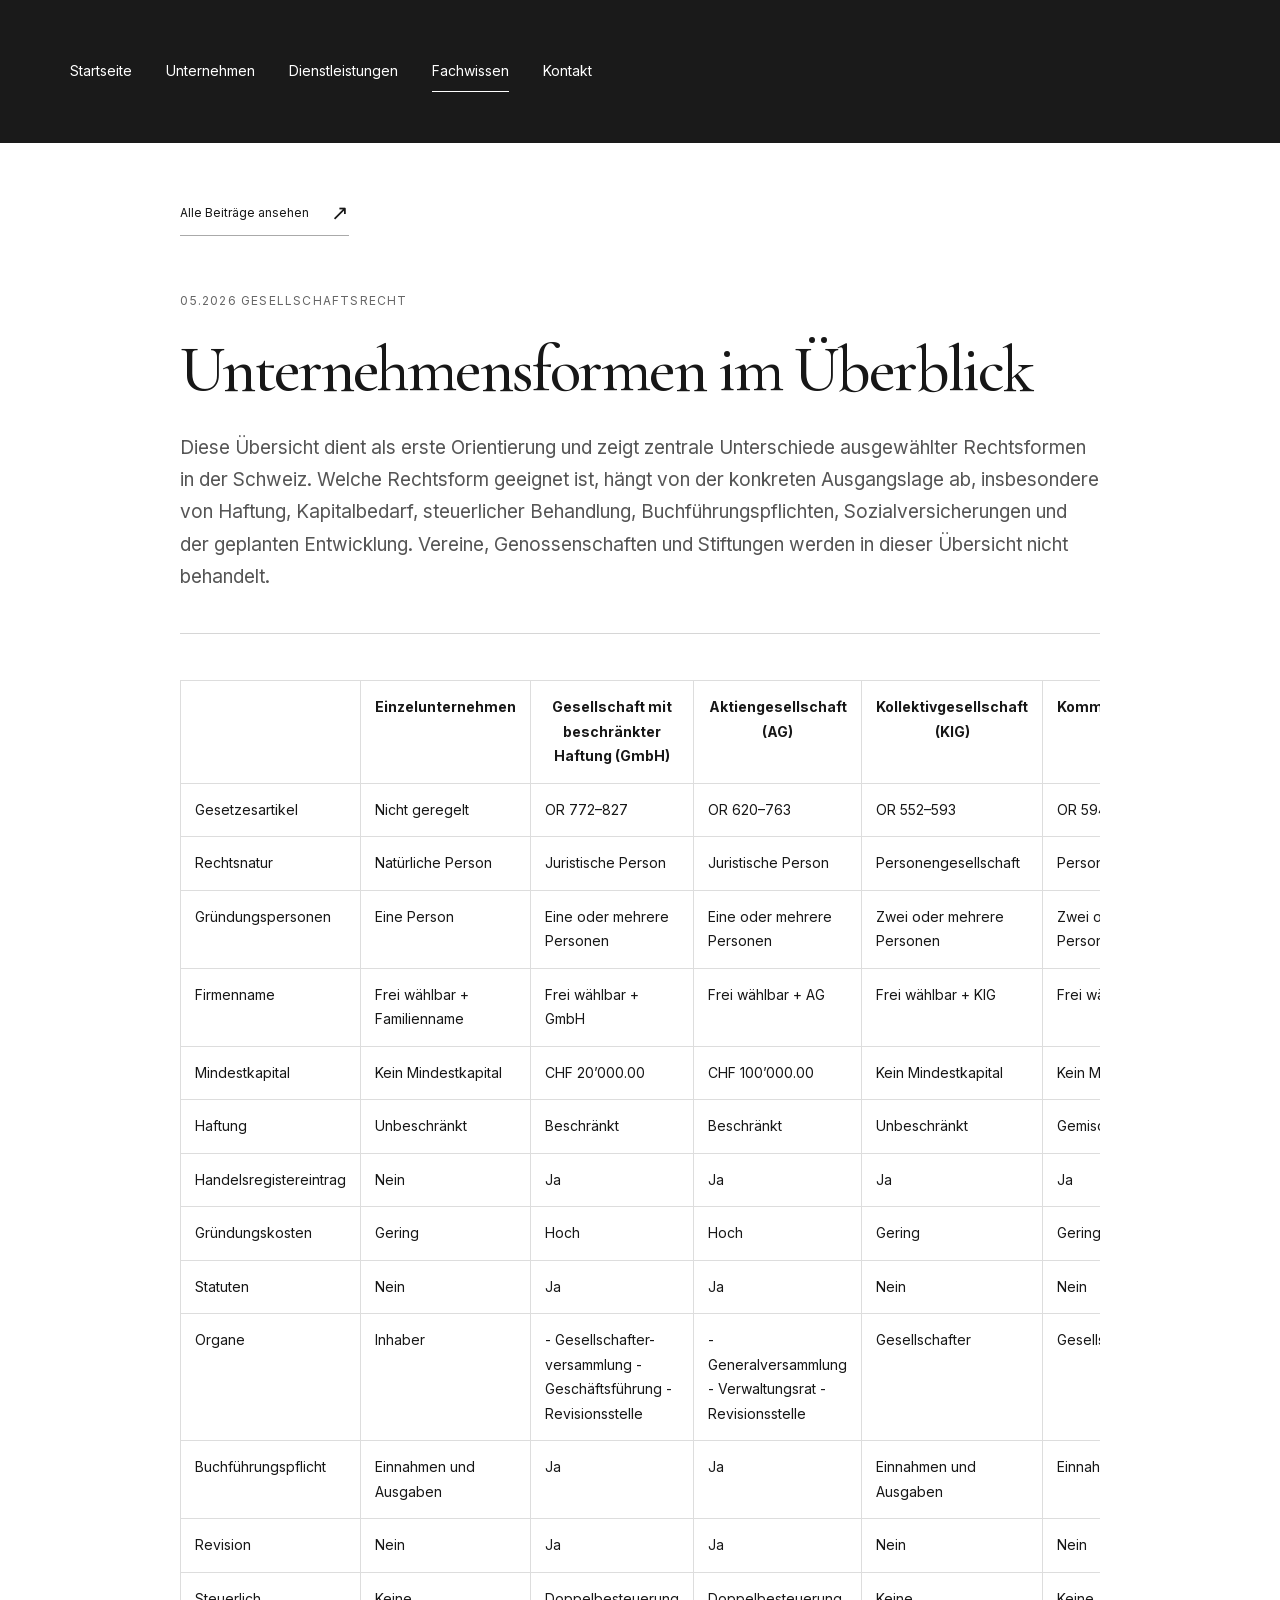
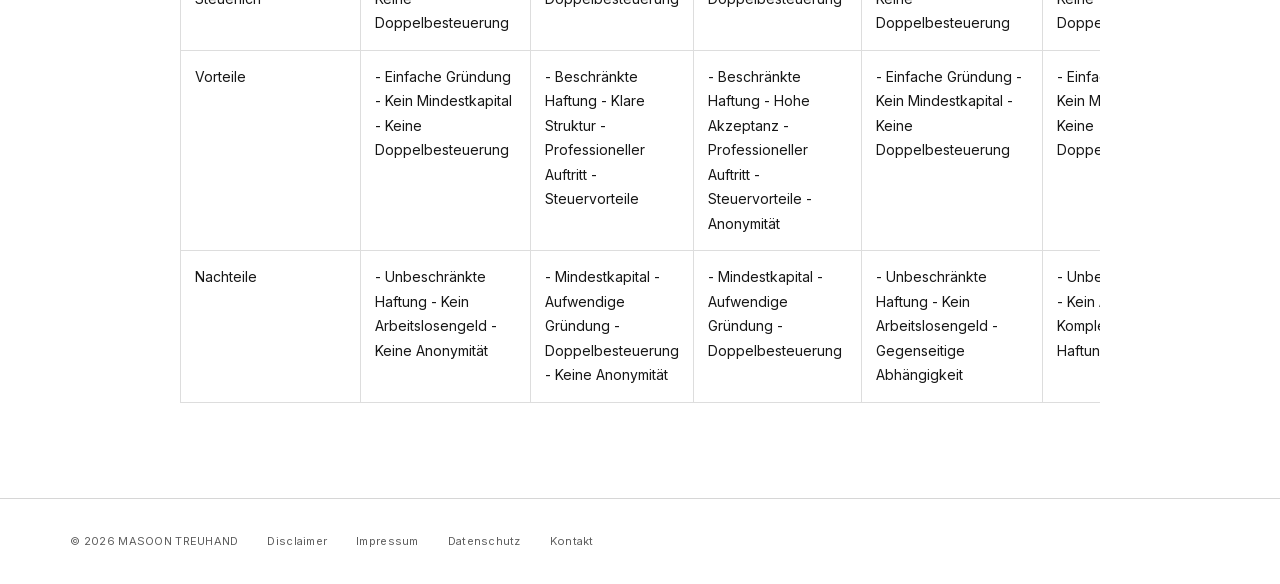
<file: fachwissen/unternehmensformen/index.html>
<!doctype html>
<html lang="de-CH">
  <head>
    <meta charset="utf-8">
    <meta name="viewport" content="width=device-width,initial-scale=1">
    <meta name="theme-color" content="#ffffff">
    <title>Unternehmensformen im Überblick | MASOON TREUHAND</title>
    <meta name="description" content="MASOON TREUHAND in Luzern. Buchhaltung, Personaladministration, Jahresabschluss, Steuererklärung und Unternehmensberatung.">
    <link rel="icon" href="data:image/svg+xml,%3Csvg xmlns='http://www.w3.org/2000/svg' viewBox='0 0 40 40'%3E%3Crect width='40' height='40' fill='%23171717'/%3E%3Ctext x='20' y='29' font-size='30' text-anchor='middle' fill='white' font-family='Georgia'%3EM%3C/text%3E%3C/svg%3E" type="image/svg+xml">
    <link rel="preload" href="/assets/inter.woff2" as="font" type="font/woff2" crossorigin>
    <link rel="preload" href="/assets/cormorant.woff2" as="font" type="font/woff2" crossorigin>
    <link rel="stylesheet" href="/assets/style.css">
    <script src="/assets/site.js" defer></script>
  </head>
  <body class="article-page">
    <a class="skip" href="#inhalt">Zum Inhalt</a>
    <header class="site-header">
      <div class="header-inner">
<button class="menu-toggle" aria-expanded="false" aria-controls="navigation" type="button">
          <span>Menü</span>
          <span class="menu-icon" aria-hidden="true">☰</span>
        </button>
        <nav id="navigation" aria-label="Hauptnavigation">
          <a href="/">Startseite</a>
          <a href="/unternehmen/">Unternehmen</a>
          <a href="/dienstleistungen/">Dienstleistungen</a>
          <a href="/fachwissen/" aria-current="page">Fachwissen</a>
          <a href="/kontakt/">Kontakt</a>
        </nav>
      </div>
    </header>

    <main id="inhalt">
      <div class="article-main">
        <div class="article-back">
          <a class="text-link" href="/fachwissen/">Alle Beiträge ansehen<span aria-hidden="true">↗</span></a>
        </div>
        <div class="article-overline">
          <p class="section-label article-overline-label mt-nav-typography"><time datetime="2026-05-01">05.2026</time> GESELLSCHAFTSRECHT</p>
        </div>
        <section class="article-shell">
          <div class="article-column">
            <header class="article-hero">
              <h1 class="article-title">Unternehmensformen im Überblick</h1>
              <p class="mt-body-copy article-lead">Diese Übersicht dient als erste Orientierung und zeigt zentrale Unterschiede ausgewählter Rechtsformen in der Schweiz. Welche Rechtsform geeignet ist, hängt von der konkreten Ausgangslage ab, insbesondere von Haftung, Kapitalbedarf, steuerlicher Behandlung, Buchführungspflichten, Sozialversicherungen und der geplanten Entwicklung. Vereine, Genossenschaften und Stiftungen werden in dieser Übersicht nicht behandelt.</p>
            </header>
            <article class="article-body">
              <div class="article-table-wrap">
                <table>
                  <tr>
                    <th></th>
                    <th>Einzelunternehmen</th>
                    <th>Gesellschaft mit beschränkter Haftung (GmbH)</th>
                    <th>Aktiengesellschaft<br/>(AG)</th>
                    <th>Kollektivgesellschaft<br/>(KlG)</th>
                    <th>Kommanditgesellschaft<br/>(KmG)</th>
                  </tr>
                  <tr>
                    <td>Gesetzesartikel</td>
                    <td>Nicht geregelt</td>
                    <td>OR 772–827</td>
                    <td>OR 620–763</td>
                    <td>OR 552–593</td>
                    <td>OR 594–619</td>
                  </tr>
                  <tr>
                    <td>Rechtsnatur</td>
                    <td>Natürliche Person</td>
                    <td>Juristische Person</td>
                    <td>Juristische Person</td>
                    <td>Personengesellschaft</td>
                    <td>Personengesellschaft</td>
                  </tr>
                  <tr>
                    <td>Gründungspersonen</td>
                    <td>Eine Person</td>
                    <td>Eine oder mehrere Personen</td>
                    <td>Eine oder mehrere Personen</td>
                    <td>Zwei oder mehrere Personen</td>
                    <td>Zwei oder mehrere Personen</td>
                  </tr>
                  <tr>
                    <td>Firmenname</td>
                    <td>Frei wählbar + Familienname</td>
                    <td>Frei wählbar + GmbH</td>
                    <td>Frei wählbar + AG</td>
                    <td>Frei wählbar + KlG</td>
                    <td>Frei wählbar + KmG</td>
                  </tr>
                  <tr>
                    <td>Mindestkapital</td>
                    <td>Kein Mindestkapital</td>
                    <td>CHF 20’000.00</td>
                    <td>CHF 100’000.00</td>
                    <td>Kein Mindestkapital</td>
                    <td>Kein Mindestkapital</td>
                  </tr>
                  <tr>
                    <td>Haftung</td>
                    <td>Unbeschränkt</td>
                    <td>Beschränkt</td>
                    <td>Beschränkt</td>
                    <td>Unbeschränkt</td>
                    <td>Gemischt</td>
                  </tr>
                  <tr>
                    <td>Handelsregistereintrag</td>
                    <td>Nein</td>
                    <td>Ja</td>
                    <td>Ja</td>
                    <td>Ja</td>
                    <td>Ja</td>
                  </tr>
                  <tr>
                    <td>Gründungskosten</td>
                    <td>Gering</td>
                    <td>Hoch</td>
                    <td>Hoch</td>
                    <td>Gering</td>
                    <td>Gering</td>
                  </tr>
                  <tr>
                    <td>Statuten</td>
                    <td>Nein</td>
                    <td>Ja</td>
                    <td>Ja</td>
                    <td>Nein</td>
                    <td>Nein</td>
                  </tr>
                  <tr>
                    <td>Organe</td>
                    <td>Inhaber</td>
                    <td><span class="table-list-line"><span>-</span>
                    <span>Gesellschafter-<br/>versammlung</span></span>
                    <span class="table-list-line"><span>-</span>
                    <span>Geschäftsführung</span></span>
                    <span class="table-list-line"><span>-</span>
                    <span>Revisionsstelle</span></span></td>
                    <td><span class="table-list-line"><span>-</span>
                    <span>Generalversammlung</span></span>
                    <span class="table-list-line"><span>-</span>
                    <span>Verwaltungsrat</span></span>
                    <span class="table-list-line"><span>-</span>
                    <span>Revisionsstelle</span></span></td>
                    <td>Gesellschafter</td>
                    <td>Gesellschafter</td>
                  </tr>
                  <tr>
                    <td>Buchführungspflicht</td>
                    <td>Einnahmen und Ausgaben</td>
                    <td>Ja</td>
                    <td>Ja</td>
                    <td>Einnahmen und Ausgaben</td>
                    <td>Einnahmen und Ausgaben</td>
                  </tr>
                  <tr>
                    <td>Revision</td>
                    <td>Nein</td>
                    <td>Ja</td>
                    <td>Ja</td>
                    <td>Nein</td>
                    <td>Nein</td>
                  </tr>
                  <tr>
                    <td>Steuerlich</td>
                    <td>Keine Doppelbesteuerung</td>
                    <td>Doppelbesteuerung</td>
                    <td>Doppelbesteuerung</td>
                    <td>Keine Doppelbesteuerung</td>
                    <td>Keine Doppelbesteuerung</td>
                  </tr>
                  <tr>
                    <td>Vorteile</td>
                    <td><span class="table-list-line"><span>-</span>
                    <span>Einfache Gründung</span></span>
                    <span class="table-list-line"><span>-</span>
                    <span>Kein Mindestkapital</span></span>
                    <span class="table-list-line"><span>-</span>
                    <span>Keine Doppelbesteuerung</span></span></td>
                    <td><span class="table-list-line"><span>-</span>
                    <span>Beschränkte Haftung</span></span>
                    <span class="table-list-line"><span>-</span>
                    <span>Klare Struktur</span></span>
                    <span class="table-list-line"><span>-</span>
                    <span>Professioneller Auftritt</span></span>
                    <span class="table-list-line"><span>-</span>
                    <span>Steuervorteile</span></span></td>
                    <td><span class="table-list-line"><span>-</span>
                    <span>Beschränkte Haftung</span></span>
                    <span class="table-list-line"><span>-</span>
                    <span>Hohe Akzeptanz</span></span>
                    <span class="table-list-line"><span>-</span>
                    <span>Professioneller Auftritt</span></span>
                    <span class="table-list-line"><span>-</span>
                    <span>Steuervorteile</span></span>
                    <span class="table-list-line"><span>-</span>
                    <span>Anonymität</span></span></td>
                    <td><span class="table-list-line"><span>-</span>
                    <span>Einfache Gründung</span></span>
                    <span class="table-list-line"><span>-</span>
                    <span>Kein Mindestkapital</span></span>
                    <span class="table-list-line"><span>-</span>
                    <span>Keine Doppelbesteuerung</span></span></td>
                    <td><span class="table-list-line"><span>-</span>
                    <span>Einfache Gründung</span></span>
                    <span class="table-list-line"><span>-</span>
                    <span>Kein Mindestkapital</span></span>
                    <span class="table-list-line"><span>-</span>
                    <span>Keine Doppelbesteuerung</span></span></td>
                  </tr>
                  <tr>
                    <td>Nachteile</td>
                    <td><span class="table-list-line"><span>-</span>
                    <span>Unbeschränkte Haftung</span></span>
                    <span class="table-list-line"><span>-</span>
                    <span>Kein Arbeitslosengeld</span></span>
                    <span class="table-list-line"><span>-</span>
                    <span>Keine Anonymität</span></span></td>
                    <td><span class="table-list-line"><span>-</span>
                    <span>Mindestkapital</span></span>
                    <span class="table-list-line"><span>-</span>
                    <span>Aufwendige Gründung</span></span>
                    <span class="table-list-line"><span>-</span>
                    <span>Doppelbesteuerung</span></span>
                    <span class="table-list-line"><span>-</span>
                    <span>Keine Anonymität</span></span></td>
                    <td><span class="table-list-line"><span>-</span>
                    <span>Mindestkapital</span></span>
                    <span class="table-list-line"><span>-</span>
                    <span>Aufwendige Gründung</span></span>
                    <span class="table-list-line"><span>-</span>
                    <span>Doppelbesteuerung</span></span></td>
                    <td><span class="table-list-line"><span>-</span>
                    <span>Unbeschränkte Haftung</span></span>
                    <span class="table-list-line"><span>-</span>
                    <span>Kein Arbeitslosengeld</span></span>
                    <span class="table-list-line"><span>-</span>
                    <span>Gegenseitige Abhängigkeit</span></span></td>
                    <td><span class="table-list-line"><span>-</span>
                    <span>Unbeschränkte Haftung</span></span>
                    <span class="table-list-line"><span>-</span>
                    <span>Kein Arbeitslosengeld</span></span>
                    <span class="table-list-line"><span>-</span>
                    <span>Komplexe Haftungsstruktur</span></span></td>
                  </tr>
                </table>
              </div>
            </article>
          </div>
        </section>
      </div>
    </main>

    <footer class="site-footer">
      <div>
        <a href="/">© 2026 MASOON TREUHAND</a>
        <a href="/disclaimer/">Disclaimer</a>
        <a href="/impressum/">Impressum</a>
        <a href="/datenschutz/">Datenschutz</a>
        <a href="/kontakt/">Kontakt</a>
      </div>
    </footer>
  </body>
</html>
</file>
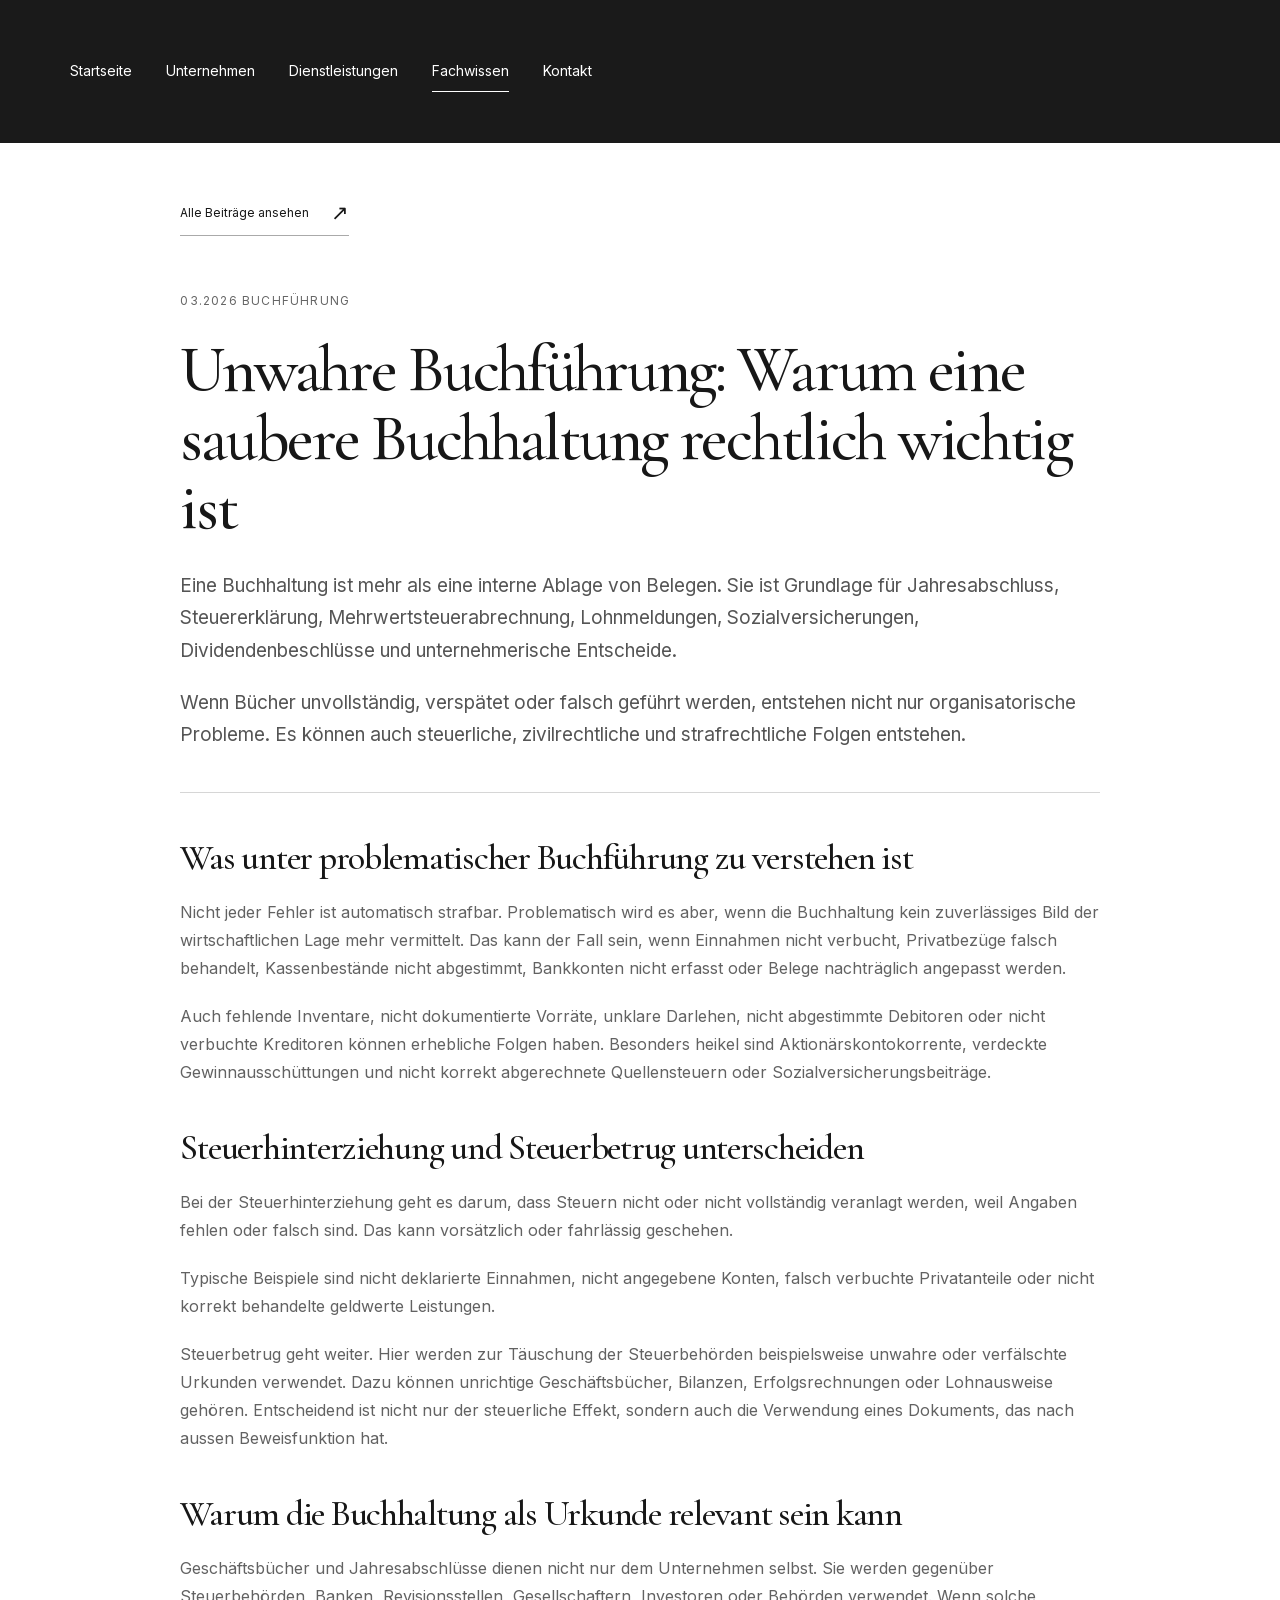
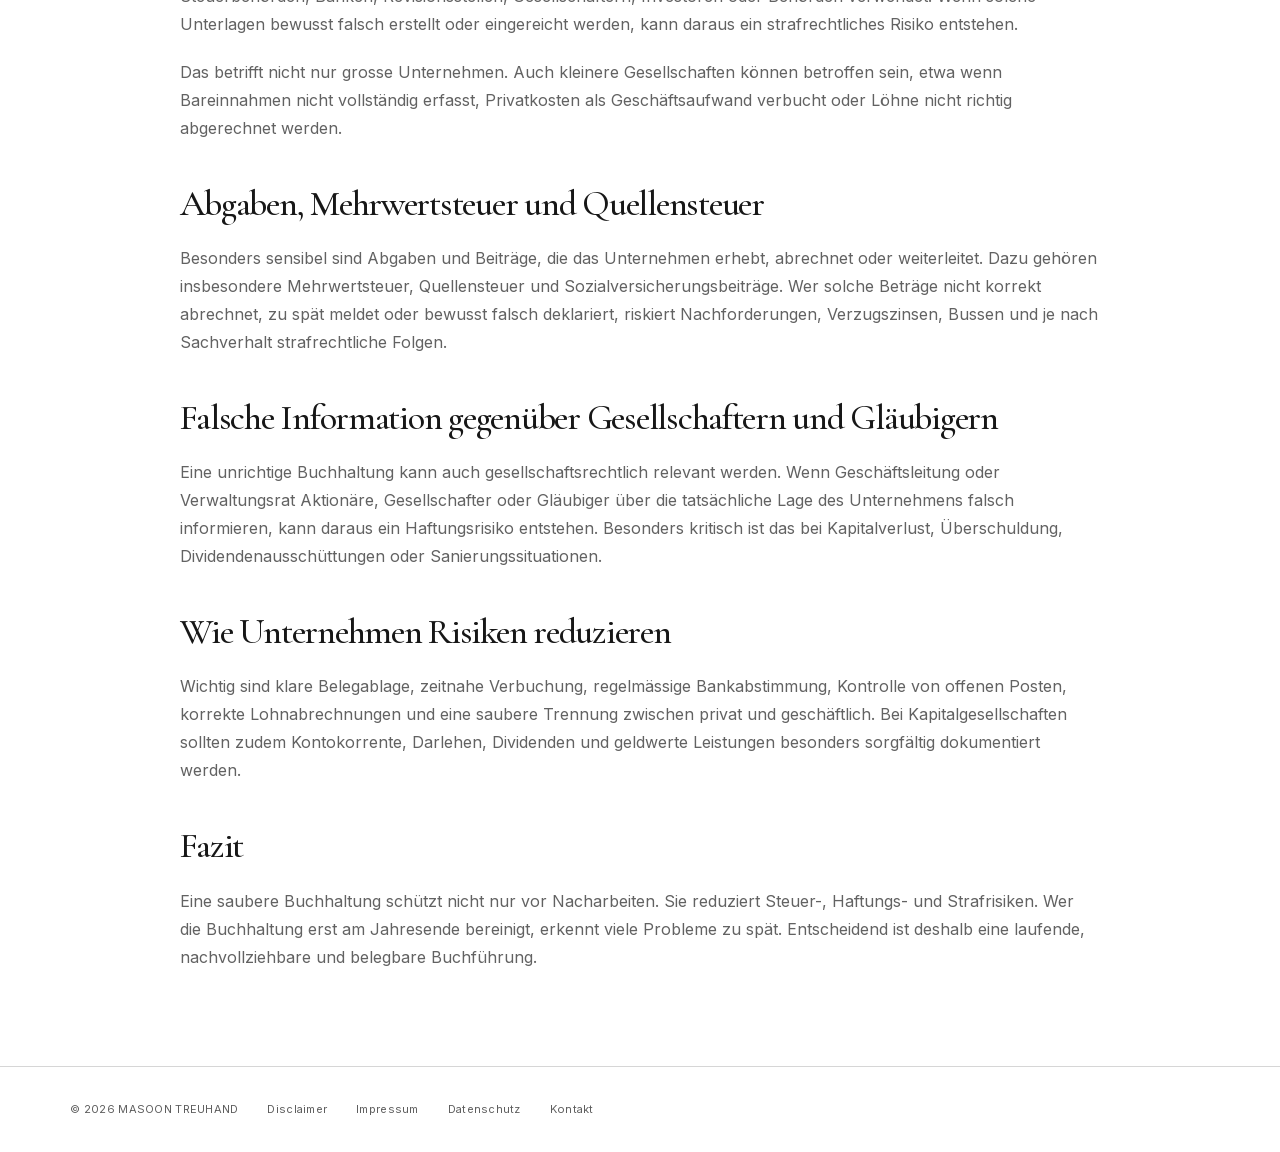
<file: fachwissen/unwahre-buchfuehrung/index.html>
<!doctype html>
<html lang="de-CH">
  <head>
    <meta charset="utf-8">
    <meta name="viewport" content="width=device-width,initial-scale=1">
    <meta name="theme-color" content="#ffffff">
    <title>Unwahre Buchführung: Warum eine saubere Buchhaltung rechtlich wichtig ist | MASOON TREUHAND</title>
    <meta name="description" content="MASOON TREUHAND in Luzern. Buchhaltung, Personaladministration, Jahresabschluss, Steuererklärung und Unternehmensberatung.">
    <link rel="icon" href="data:image/svg+xml,%3Csvg xmlns='http://www.w3.org/2000/svg' viewBox='0 0 40 40'%3E%3Crect width='40' height='40' fill='%23171717'/%3E%3Ctext x='20' y='29' font-size='30' text-anchor='middle' fill='white' font-family='Georgia'%3EM%3C/text%3E%3C/svg%3E" type="image/svg+xml">
    <link rel="preload" href="/assets/inter.woff2" as="font" type="font/woff2" crossorigin>
    <link rel="preload" href="/assets/cormorant.woff2" as="font" type="font/woff2" crossorigin>
    <link rel="stylesheet" href="/assets/style.css">
    <script src="/assets/site.js" defer></script>
  </head>
  <body class="article-page">
    <a class="skip" href="#inhalt">Zum Inhalt</a>
    <header class="site-header">
      <div class="header-inner">
<button class="menu-toggle" aria-expanded="false" aria-controls="navigation" type="button">
          <span>Menü</span>
          <span class="menu-icon" aria-hidden="true">☰</span>
        </button>
        <nav id="navigation" aria-label="Hauptnavigation">
          <a href="/">Startseite</a>
          <a href="/unternehmen/">Unternehmen</a>
          <a href="/dienstleistungen/">Dienstleistungen</a>
          <a href="/fachwissen/" aria-current="page">Fachwissen</a>
          <a href="/kontakt/">Kontakt</a>
        </nav>
      </div>
    </header>

    <main id="inhalt">
      <div class="article-main">
        <div class="article-back">
          <a class="text-link" href="/fachwissen/">Alle Beiträge ansehen<span aria-hidden="true">↗</span></a>
        </div>
        <div class="article-overline">
          <p class="section-label article-overline-label mt-nav-typography"><time datetime="2026-03-01">03.2026</time> BUCHFÜHRUNG</p>
        </div>
        <section class="article-shell">
          <div class="article-column">
            <header class="article-hero">
              <h1 class="article-title">Unwahre Buchführung: Warum eine saubere Buchhaltung rechtlich wichtig ist</h1>
              <p class="mt-body-copy article-lead">Eine Buchhaltung ist mehr als eine interne Ablage von Belegen. Sie ist Grundlage für Jahresabschluss, Steuererklärung, Mehrwertsteuerabrechnung, Lohnmeldungen, Sozialversicherungen, Dividendenbeschlüsse und unternehmerische Entscheide.</p>
              <p class="mt-body-copy article-lead">Wenn Bücher unvollständig, verspätet oder falsch geführt werden, entstehen nicht nur organisatorische Probleme. Es können auch steuerliche, zivilrechtliche und strafrechtliche Folgen entstehen.</p>
            </header>
            <article class="article-body">
              <h2>Was unter problematischer Buchführung zu verstehen ist</h2>
              <p class="mt-body-copy">Nicht jeder Fehler ist automatisch strafbar. Problematisch wird es aber, wenn die Buchhaltung kein zuverlässiges Bild der wirtschaftlichen Lage mehr vermittelt. Das kann der Fall sein, wenn Einnahmen nicht verbucht, Privatbezüge falsch behandelt, Kassenbestände nicht abgestimmt, Bankkonten nicht erfasst oder Belege nachträglich angepasst werden.</p>
              <p class="mt-body-copy">Auch fehlende Inventare, nicht dokumentierte Vorräte, unklare Darlehen, nicht abgestimmte Debitoren oder nicht verbuchte Kreditoren können erhebliche Folgen haben. Besonders heikel sind Aktionärskontokorrente, verdeckte Gewinnausschüttungen und nicht korrekt abgerechnete Quellensteuern oder Sozialversicherungsbeiträge.</p>
              <h2>Steuerhinterziehung und Steuerbetrug unterscheiden</h2>
              <p class="mt-body-copy">Bei der Steuerhinterziehung geht es darum, dass Steuern nicht oder nicht vollständig veranlagt werden, weil Angaben fehlen oder falsch sind. Das kann vorsätzlich oder fahrlässig geschehen.</p>
              <p class="mt-body-copy">Typische Beispiele sind nicht deklarierte Einnahmen, nicht angegebene Konten, falsch verbuchte Privatanteile oder nicht korrekt behandelte geldwerte Leistungen.</p>
              <p class="mt-body-copy">Steuerbetrug geht weiter. Hier werden zur Täuschung der Steuerbehörden beispielsweise unwahre oder verfälschte Urkunden verwendet. Dazu können unrichtige Geschäftsbücher, Bilanzen, Erfolgsrechnungen oder Lohnausweise gehören. Entscheidend ist nicht nur der steuerliche Effekt, sondern auch die Verwendung eines Dokuments, das nach aussen Beweisfunktion hat.</p>
              <h2>Warum die Buchhaltung als Urkunde relevant sein kann</h2>
              <p class="mt-body-copy">Geschäftsbücher und Jahresabschlüsse dienen nicht nur dem Unternehmen selbst. Sie werden gegenüber Steuerbehörden, Banken, Revisionsstellen, Gesellschaftern, Investoren oder Behörden verwendet. Wenn solche Unterlagen bewusst falsch erstellt oder eingereicht werden, kann daraus ein strafrechtliches Risiko entstehen.</p>
              <p class="mt-body-copy">Das betrifft nicht nur grosse Unternehmen. Auch kleinere Gesellschaften können betroffen sein, etwa wenn Bareinnahmen nicht vollständig erfasst, Privatkosten als Geschäftsaufwand verbucht oder Löhne nicht richtig abgerechnet werden.</p>
              <h2>Abgaben, Mehrwertsteuer und Quellensteuer</h2>
              <p class="mt-body-copy">Besonders sensibel sind Abgaben und Beiträge, die das Unternehmen erhebt, abrechnet oder weiterleitet. Dazu gehören insbesondere Mehrwertsteuer, Quellensteuer und Sozialversicherungsbeiträge. Wer solche Beträge nicht korrekt abrechnet, zu spät meldet oder bewusst falsch deklariert, riskiert Nachforderungen, Verzugszinsen, Bussen und je nach Sachverhalt strafrechtliche Folgen.</p>
              <h2>Falsche Information gegenüber Gesellschaftern und Gläubigern</h2>
              <p class="mt-body-copy">Eine unrichtige Buchhaltung kann auch gesellschaftsrechtlich relevant werden. Wenn Geschäftsleitung oder Verwaltungsrat Aktionäre, Gesellschafter oder Gläubiger über die tatsächliche Lage des Unternehmens falsch informieren, kann daraus ein Haftungsrisiko entstehen. Besonders kritisch ist das bei Kapitalverlust, Überschuldung, Dividendenausschüttungen oder Sanierungssituationen.</p>
              <h2>Wie Unternehmen Risiken reduzieren</h2>
              <p class="mt-body-copy">Wichtig sind klare Belegablage, zeitnahe Verbuchung, regelmässige Bankabstimmung, Kontrolle von offenen Posten, korrekte Lohnabrechnungen und eine saubere Trennung zwischen privat und geschäftlich. Bei Kapitalgesellschaften sollten zudem Kontokorrente, Darlehen, Dividenden und geldwerte Leistungen besonders sorgfältig dokumentiert werden.</p>
              <h2>Fazit</h2>
              <p class="mt-body-copy">Eine saubere Buchhaltung schützt nicht nur vor Nacharbeiten. Sie reduziert Steuer-, Haftungs- und Strafrisiken. Wer die Buchhaltung erst am Jahresende bereinigt, erkennt viele Probleme zu spät. Entscheidend ist deshalb eine laufende, nachvollziehbare und belegbare Buchführung.</p>
            </article>
          </div>
        </section>
      </div>
    </main>

    <footer class="site-footer">
      <div>
        <a href="/">© 2026 MASOON TREUHAND</a>
        <a href="/disclaimer/">Disclaimer</a>
        <a href="/impressum/">Impressum</a>
        <a href="/datenschutz/">Datenschutz</a>
        <a href="/kontakt/">Kontakt</a>
      </div>
    </footer>
  </body>
</html>
</file>
<file: assets/style.css>
/* MASOON TREUHAND V3 | zentrale Designquelle
   Bestehende Gestaltung der Website. Regeln nach Bereichen geordnet.
*/

/* =========================================================
   SCHRIFTEN
   Inter für Fliesstext und Cormorant für Überschriften.
   ========================================================= */

@font-face{
  font-family:Inter;
  src:url('/assets/inter.woff2') format('woff2');
  font-style:normal;
  font-weight:100 900;
  font-display:optional
}

@font-face{
  font-family:Cormorant;
  src:url('/assets/cormorant.woff2') format('woff2');
  font-style:normal;
  font-weight:300 700;
  font-display:optional
}

/* =========================================================
   GLOBALE DESIGNWERTE
   Farben, Schriften und Seitenabstände für die gesamte Website.
   ========================================================= */

:root{
  --ink:#171717;
  --muted:#626262;
  --line:#d6d6d6;
  --surface:#f3f3f3;

  --serif:Cormorant,Georgia,serif;
  --sans:Inter,Arial,sans-serif;

  --body-size:16px;
  --body-weight:400;
  --body-line:1.75;
  --body-spacing:20px;

  --title-h1-size:clamp(48px,5.1vw,78px);
  --title-h2-size:clamp(38px,3.5vw,55px);
  --title-weight:500;
  --title-line:1.06;
  --title-spacing:-.035em;

  --subtitle-size:32px;
  --subtitle-weight:500;
  --subtitle-line:1.15;
  --subtitle-spacing:-.018em;

  --label-size:12px;
  --label-weight:500;
  --label-line:1.5;
  --label-spacing:.16em;
  --label-color:var(--muted);

  --hero-title-size:clamp(64px,6.35vw,100px);
  --hero-title-line:.99;
  --hero-title-spacing:-.045em;

  --number-size:12px;
  --number-spacing:.05em;
  --number-color:#696969;

  --link-size:14px;
  --link-line:1.5;

  --gutter:clamp(24px,5.5vw,96px);
  --content-width:1632px;
  --header-content-width:1440px;
  --header-height:143px;
  --section-space-top:100px;
  --section-space-bottom:100px;
  --footer-size:11px;

  color-scheme:light
}

/* =========================================================
   WEBSITE: GRUNDLAGEN
   Allgemeine Basiswerte für Layout, Schrift und Elemente.
   ========================================================= */

*{
  box-sizing:border-box
}

html{
  scroll-behavior:smooth;
  scroll-padding-top:28px
}

body{
  margin:0;
  background:#fff;
  color:var(--ink);
  font-family:var(--sans);
  font-size:var(--body-size);
  font-weight:var(--body-weight);
  line-height:var(--body-line);
  letter-spacing:0;
  -webkit-font-smoothing:antialiased
}

a{
  color:inherit;
  text-decoration:none
}

button,input,textarea{
  font:inherit
}

button,a,summary{
  -webkit-tap-highlight-color:transparent
}

button,summary{
  cursor:pointer
}

img{
  display:block;
  max-width:100%;
  height:auto
}

figure,p,h1,h2,h3{
  margin:0
}

h1,h2{
  font-family:var(--serif);
  font-weight:var(--title-weight);
  line-height:var(--title-line);
  letter-spacing:var(--title-spacing)
}

h1{
  font-size:var(--title-h1-size)
}

h2{
  font-size:var(--title-h2-size)
}

h3{
  font-family:var(--serif);
  font-size:var(--subtitle-size);
  font-weight:var(--subtitle-weight);
  line-height:var(--subtitle-line);
  letter-spacing:var(--subtitle-spacing)
}

p{
  color:var(--muted);
  font-family:var(--sans);
  font-size:var(--body-size);
  font-weight:var(--body-weight);
  line-height:var(--body-line);
  letter-spacing:0
}

p+p{
  margin-top:var(--body-spacing)
}

em{
  font-style:normal
}

a:focus-visible,button:focus-visible,summary:focus-visible{
  outline:2px solid #555;
  outline-offset:6px
}

input:focus-visible,textarea:focus-visible{
  outline:2px solid var(--ink);
  outline-offset:3px
}

/* =========================================================
   BARRIEREFREIHEIT UND FOKUS
   Tastaturfokus und Sprunglink zum Hauptinhalt.
   ========================================================= */

.skip{
  position:absolute;
  left:20px;
  top:-100px;
  padding:10px 18px;
  background:#171717;
  color:white;
  z-index:20
}

.skip:focus{
  top:15px
}

/* =========================================================
   KOPFZEILE
   Logo, Hauptnavigation und Menüschalter.
   ========================================================= */

.site-header{
  background:#1a1a1a;
  color:white;
  padding:0 var(--gutter)
}

.header-inner{
  max-width:var(--header-content-width);
  margin:auto;
  min-height:var(--header-height);
  display:flex;
  align-items:center;
  justify-content:space-between;
  gap:36px
}

.header-inner nav{
  display:flex;
  align-items:center;
  gap:clamp(20px,2.65vw,42px)
}

.header-inner nav a{
  font-size:14px;
  padding:12px 0;
  position:relative;
  white-space:nowrap
}

.header-inner nav a:after{
  position:absolute;
  content:'';
  bottom:4px;
  height:1px;
  background:white;
  left:0;
  right:100%;
  transition:right .2s
}

.header-inner nav a:hover:after,.header-inner nav a[aria-current]:after{
  right:0
}

.menu-toggle{
  display:none
}

/* =========================================================
   WIEDERVERWENDBARE ELEMENTE
   Kleine Bereichstitel, Abschnittsabstände und gemeinsame Links.
   ========================================================= */

.eyebrow{
  text-transform:uppercase;
  font-family:var(--sans);
  font-size:var(--label-size);
  font-weight:var(--label-weight);
  line-height:var(--label-line);
  letter-spacing:var(--label-spacing);
  color:var(--label-color)
}

.section{
  padding:var(--section-space-top) var(--gutter) var(--section-space-bottom);
  max-width:var(--content-width);
  margin:auto
}

/* =========================================================
   STARTSEITE: HERO
   Linker Textbereich und rechtes Portrait.
   ========================================================= */

.hero{
  position:relative;
  display:grid;
  grid-template-columns:1.08fr 1fr;
  gap:50px;
  max-width:1632px;
  margin:auto;
  padding:55px var(--gutter) 70px;
  min-height:700px
}

.hero-copy{
  align-self:center;
  padding:14px 0 36px
}

.hero h1{
  font-size:var(--hero-title-size);
  line-height:var(--hero-title-line);
  letter-spacing:var(--hero-title-spacing);
  margin:32px 0 29px
}

.hero h1 em{
  color:#727272
}

.hero-intro{
  max-width:450px
}

.text-link,.light-link{
  display:inline-flex;
  align-items:center;
  gap:32px;
  font-size:var(--link-size);
  line-height:var(--link-line);
  padding:15px 0;
  border-bottom:1px solid var(--ink);
  transition:gap .2s
}

.text-link:hover,.light-link:hover{
  gap:43px
}

.text-link span,.light-link span{
  font-size:21px;
  font-family:Arial,sans-serif
}

.hero .text-link{
  margin-top:24px
}

.hero-image{
  position:relative;
  align-self:stretch;
  padding-bottom:37px;
  min-width:0
}

.hero-image>img{
  width:100%;
  height:clamp(535px,40vw,635px);
  object-fit:cover;
  object-position:67% center
}

/* =========================================================
   STARTSEITE: BEREICHSKÖPFE
   Gemeinsame Anordnung von Bereichstitel und grosser Überschrift.
   ========================================================= */

.section-heading{
  display:grid;
  grid-template-columns:1fr 2fr;
  gap:36px;
  margin-bottom:58px
}

.section-heading>.eyebrow{
  padding-top:10px
}

.section-heading h2{
  max-width:740px
}

/* =========================================================
   STARTSEITE: DIENSTLEISTUNGEN
   Raster und Darstellung der sechs Leistungskarten.
   ========================================================= */

.home-services{
  border-top:1px solid var(--line)
}

.service-grid{
  display:grid;
  grid-template-columns:repeat(3,minmax(0,1fr));
  column-gap:44px;
  row-gap:28px
}

.service-teaser{
  border-top:1px solid #adadad;
  padding:21px 32px 30px 0;
  position:relative
}

.number{
  font-size:var(--number-size);
  letter-spacing:var(--number-spacing);
  color:var(--number-color);
  font-variant-numeric:tabular-nums
}

.service-teaser h3{
  margin:31px 0 16px
}

.service-teaser .corner-link{
  position:absolute;
  right:0;
  top:12px;
  font-size:24px;
  transition:transform .2s
}

.service-teaser:hover .corner-link{
  transform:translate(3px,-3px)
}

.service-teaser h3 a:hover{
  text-decoration:underline;
  text-decoration-thickness:1px;
  text-underline-offset:5px
}

.home-services>.text-link,.home-knowledge>.text-link{
  margin-top:34px
}

/* =========================================================
   STARTSEITE: FACHWISSEN
   Darstellung der Fachbeiträge auf der Startseite.
   ========================================================= */

.home-knowledge{
  background:var(--surface)
}

.articles-grid{
  display:grid;
  grid-template-columns:repeat(3,minmax(0,1fr));
  gap:40px
}

.article-card{
  display:flex;
  flex-direction:column;
  border-top:1px solid #bcbcbc;
  padding:23px 0 10px;
  min-width:0
}

.article-card time{
  font-size:11px;
  letter-spacing:.075em;
  line-height:1.7;
  color:var(--muted)
}

.article-card h3{
  margin:26px 0 21px
}

.article-card h3 a:hover{
  text-decoration:underline;
  text-decoration-thickness:1px;
  text-underline-offset:5px
}

.article-card p{
  margin-bottom:24px
}

.article-card .text-link{
  margin-top:auto;
  align-self:flex-start;
  gap:28px
}

/* =========================================================
   KONTAKTBEREICH
   Dunkler Abschlussbereich mit Kontaktlink.
   ========================================================= */

.contact-band{
  background:#1a1a1a;
  color:white;
  padding:77px var(--gutter) 87px;
  display:grid;
  grid-template-columns:1fr 2fr;
  gap:36px
}

.contact-band>.eyebrow{
  color:#bbb;
  padding-top:14px
}

.contact-band h2{
  max-width:760px
}

.light-link{
  border-color:#9a9a9a;
  margin-top:26px
}

/* =========================================================
   FUSSZEILE
   Copyright und Links zu Rechtlichem und Kontakt.
   ========================================================= */

.site-footer{
  display:flex;
  align-items:center;
  padding:33px var(--gutter);
  font-size:var(--footer-size);
  letter-spacing:.025em;
  gap:28px;
  color:#5e5e5e;
  border-top:1px solid var(--line)
}

.site-footer>div{
  display:flex;
  gap:29px
}

.site-footer a:hover{
  color:#111;
  text-decoration:underline;
  text-underline-offset:5px
}

/* =========================================================
   UNTERSEITEN: GEMEINSAME SEITENTITEL
   Einleitung und Titelbereich der Unterseiten.
   ========================================================= */

.page-heading{
  padding:6px 0 65px;
  max-width:820px
}

.page-heading h1{
  margin-top:25px
}

/* =========================================================
   UNTERNEHMEN
   Einleitung, Portrait, Werte und Zusammenarbeit.
   ========================================================= */

.company-intro{
  display:grid;
  grid-template-columns:1.15fr 1fr;
  gap:80px;
  padding-top:72px
}

.company-intro h1{
  margin:24px 0 34px
}

.company-copy{
  max-width:625px
}

.company-intro figure{
  align-self:center;
  min-width:0
}

.company-intro img{
  width:100%;
  height:auto;
  aspect-ratio:4/5;
  object-fit:cover;
  object-position:58% center
}

.values{
  background:#f3f3f3
}

.values-grid{
  display:grid;
  grid-template-columns:repeat(3,1fr);
  gap:60px
}

.values-grid article{
  border-top:1px solid #bcbcbc;
  padding-top:20px
}

.values-grid h3{
  margin:25px 0 19px
}

.collaboration{
  padding-top:90px;
  padding-bottom:110px;
  background:url('/assets/background.png') no-repeat right center;
  background-size:cover
}

.collaboration>.section-heading{
  margin-bottom:30px
}

.collaboration>p{
  margin-left:calc(33.333% + 12px);
  max-width:730px
}

/* =========================================================
   DIENSTLEISTUNGEN
   Leistungszeilen, Detailansicht und Aufzählungen.
   ========================================================= */

.services{
  padding-top:73px
}

.service-row{
  display:grid;
  grid-template-columns:65px minmax(210px,.85fr) minmax(0,1.5fr);
  gap:30px;
  padding:39px 0 43px;
  border-top:1px solid var(--line);
  scroll-margin-top:24px
}

.service-row>.number{
  padding-top:10px
}

.service-row h2{
  font-family:var(--serif);
  font-size:var(--subtitle-size);
  font-weight:var(--subtitle-weight);
  line-height:var(--subtitle-line);
  letter-spacing:var(--subtitle-spacing);
  overflow-wrap:anywhere
}

.service-row details{
  margin-top:19px
}

.service-row summary{
  display:flex;
  align-items:center;
  justify-content:space-between;
  gap:15px;
  width:170px;
  font-size:13px;
  list-style:none;
  padding:8px 0;
  border-bottom:1px solid #aaa
}

.service-row summary::-webkit-details-marker{
  display:none
}

.plus{
  font:24px/1 var(--sans);
  font-weight:300
}

.when-open{
  display:none
}

details[open] .when-open{
  display:block
}

details[open] .when-closed{
  display:none
}

details[open] .plus{
  transform:rotate(45deg)
}

.service-row ul{
  margin:20px 0 0;
  padding-left:19px;
  columns:2;
  column-gap:24px;
  color:#555;
  font-size:14px
}

.service-row li{
  padding:5px 0;
  break-inside:avoid
}

/* =========================================================
   FACHWISSEN
   Beitragsübersicht und fachlicher Hinweis.
   ========================================================= */

.knowledge{
  padding-top:73px
}

.all-articles{
  row-gap:68px
}

.knowledge-note{
  border-top:1px solid var(--line);
  padding-top:48px;
  margin-top:90px;
  display:grid;
  grid-template-columns:1fr 2fr;
  gap:36px
}

.knowledge-note h2{
  margin-bottom:23px
}

.knowledge-note p{
  max-width:780px
}

/* =========================================================
   KONTAKTSEITE
   Kontaktdaten und Kontaktformular.
   ========================================================= */

.contact-page{
  display:grid;
  grid-template-columns:1fr 1fr;
  gap:100px;
  padding-top:75px;
  padding-bottom:95px;
  background:url('/assets/background.png') no-repeat left center;
  background-size:cover
}

.contact-page h1{
  margin:24px 0 28px
}

.contact-page>div>p:not(.eyebrow){
  max-width:410px
}

.contact-facts{
  display:grid;
  grid-template-columns:1fr 1fr;
  gap:27px;
  margin-top:55px;
  font-size:15px
}

.contact-facts>div:first-child{
  grid-column:1/-1
}

.contact-facts .eyebrow{
  margin-bottom:9px
}

.contact-facts p{
  color:#303030
}

.contact-facts a:hover{
  text-decoration:underline;
  text-underline-offset:4px
}

.contact-form{
  align-self:start;
  display:grid;
  grid-template-columns:1fr 1fr;
  gap:32px 28px;
  background:#f2f2f2;
  padding:44px 38px 32px;
  margin-top:9px
}

.field{
  min-width:0
}

.field label{
  display:block;
  font-size:13px;
  color:#444;
  margin-bottom:9px
}

.field input,.field textarea{
  display:block;
  width:100%;
  border:0;
  border-bottom:1px solid #9a9a9a;
  border-radius:0;
  background:transparent;
  color:#171717;
  padding:8px 0;
  outline-offset:2px;
  font-size:16px
}

.field textarea{
  resize:vertical;
  min-height:150px
}

.full{
  grid-column:1/-1
}

.honey{
  display:none
}

.submit{
  grid-column:1/-1;
  display:flex;
  justify-content:space-between;
  align-items:center;
  border:0;
  background:#1a1a1a;
  color:white;
  padding:15px 21px;
  font-size:14px
}

.submit>span{
  font-size:23px
}

.submit:hover{
  background:#393939
}

.submit:disabled{
  opacity:.6;
  cursor:wait
}

.form-status{
  font-size:14px;
  line-height:1.7
}

.form-status:empty{
  display:none
}

.form-status.success{
  color:#191919
}

.form-status.error{
  color:#272727;
  border-left:2px solid #555;
  padding-left:14px
}

/* =========================================================
   RECHTSEITEN
   Datenschutz, Impressum und Disclaimer.
   ========================================================= */

.legal{
  padding-top:70px;
  max-width:1120px;
  min-height:65vh
}

.legal h1{
  margin-bottom:58px
}

.legal h2{
  font-family:var(--sans);
  font-size:19px;
  line-height:1.4;
  font-weight:500;
  letter-spacing:0;
  margin:42px 0 17px
}

/* =========================================================
   FACHBEITRÄGE: EINZELANSICHT
   Titel, Texte, Listen, Tabellen und Zurücklink.
   ========================================================= */

.article-main{
  max-width:1060px;
  margin:auto;
  padding:48px var(--gutter) 95px
}

.article-main .article-back{
  margin-bottom:54px
}

.article-back .text-link{
  font-size:12px;
  border-color:#aaa;
  gap:22px;
  padding:6px 0
}

.article-overline{
  margin-bottom:24px
}

.article-overline p{
  font-size:12px;
  letter-spacing:.1em;
  color:#666
}

.article-hero{
  margin-bottom:46px;
  padding-bottom:40px;
  border-bottom:1px solid var(--line)
}

.article-title{
  margin-bottom:28px
}

.article-lead{
  font-size:19px;
  line-height:1.7;
  color:#555
}

.article-main article h2{
  font-size:36px;
  margin:43px 0 21px
}

.article-main article h3{
  font-size:28px;
  margin:30px 0 17px
}

.article-main article ul,.article-main article ol{
  padding-left:22px;
  margin:18px 0 26px;
  color:#575757
}

.article-main article li{
  padding:7px 0;
  line-height:1.85
}

.article-main strong{
  font-weight:500;
  color:#222
}

.item-separator{
  color:#888;
  padding:0 9px
}

.article-main table{
  display:block;
  overflow-x:auto;
  border-collapse:collapse;
  width:100%;
  font-size:14px
}

.article-main td,.article-main th{
  padding:14px;
  border:1px solid #ddd;
  vertical-align:top
}

.article-main a:not(.text-link){
  text-decoration:underline;
  text-underline-offset:4px;
  overflow-wrap:anywhere
}

/* =========================================================
   RESPONSIVE ANPASSUNGEN
   Grössere Bildschirme, Tablet und Mobilansicht.
   ========================================================= */

/* GROSSE BILDSCHIRME */
@media(min-width:1700px){
  .contact-band{
    padding-left:max(var(--gutter),calc((100vw - 1440px)/2));
    padding-right:max(var(--gutter),calc((100vw - 1440px)/2))
  }
}

/* TABLET UND KLEINERE DESKTOPS */
@media(max-width:1100px){
  :root{
    --subtitle-size:31px
  }
  .hero{
    gap:30px;
    min-height:620px
  }
  .hero h1{
    font-size:clamp(60px,7.4vw,82px)
  }
  .hero-image>img{
    height:510px
  }
  .hero-image{
    padding-bottom:48px
  }
  .service-grid,.articles-grid{
    gap:30px
  }
  .service-teaser h3{
    overflow-wrap:anywhere
  }
  .company-intro{
    gap:40px
  }
  .contact-page{
    gap:45px
  }
  .contact-form{
    padding:32px 26px
  }
  .contact-facts{
    grid-template-columns:1fr
  }
  .contact-facts>div:first-child{
    grid-column:auto
  }
  .service-row{
    grid-template-columns:35px minmax(180px,.8fr) minmax(0,1.4fr);
    gap:22px
  }
  .header-inner nav{
    gap:20px
  }
  .header-inner nav a{
    font-size:13px
  }
}

/* TABLET UND MOBILE NAVIGATION */
@media(max-width:800px){
  :root{
    --header-height:116px;
    --label-size:11px;
    --section-space-top:65px;
    --section-space-bottom:65px
  }
  .header-inner{
    position:relative;
    flex-wrap:wrap;
    gap:0
  }
  .menu-toggle{
    display:flex;
    align-items:center;
    gap:17px;
    border:0;
    background:transparent;
    padding:12px 0 12px 15px;
    font-size:14px;
    color:white
  }
  .menu-icon{
    font-size:23px
  }
  .header-inner nav{
    display:none;
    width:100%;
    align-items:stretch;
    padding:10px 0 26px;
    flex-direction:column;
    gap:0
  }
  .header-inner nav.open{
    display:flex
  }
  .header-inner nav a{
    padding:12px 0;
    font-size:16px
  }
  .header-inner nav a:after{
    display:none
  }
  .header-inner nav a[aria-current]{
    font-weight:600
  }
  .hero{
    gap:27px;
    grid-template-columns:1.1fr 1fr;
    padding-top:39px;
    min-height:540px
  }
  .hero h1{
    font-size:clamp(47px,7.9vw,66px);
    margin-top:22px
  }
  .hero-image>img{
    height:430px
  }
  .hero-copy{
    padding-bottom:20px
  }
  .hero .text-link{
    margin-top:18px
  }
  .section-heading{
    grid-template-columns:1fr;
    gap:17px;
    margin-bottom:37px
  }
  .section-heading>.eyebrow{
    padding:0
  }
  .section-heading h2{
    max-width:650px
  }
  .service-grid{
    grid-template-columns:repeat(2,minmax(0,1fr));
    column-gap:30px;
    row-gap:19px
  }
  .service-teaser h3{
    margin-top:20px
  }
  .articles-grid{
    grid-template-columns:repeat(2,minmax(0,1fr));
    gap:40px 30px
  }
  .home-knowledge .article-card:last-child{
    grid-column:1/-1;
    max-width:600px
  }
  .contact-band{
    grid-template-columns:1fr;
    gap:22px;
    padding-top:55px;
    padding-bottom:60px
  }
  .site-footer{
    align-items:flex-start;
    flex-direction:column;
    gap:20px
  }
  .site-footer>div{
    gap:24px;
    flex-wrap:wrap
  }
  .company-intro{
    grid-template-columns:1fr;
    gap:45px
  }
  .company-intro h1{
    max-width:640px
  }
  .company-intro figure{
    width:75%;
    justify-self:end
  }
  .company-intro img{
    aspect-ratio:1/1
  }
  .company-copy{
    max-width:none
  }
  .values-grid{
    gap:30px
  }
  .collaboration>p{
    margin-left:0;
    max-width:none
  }
  .service-row{
    grid-template-columns:35px 1fr;
    gap:15px 25px
  }
  .service-row>div{
    grid-column:2
  }
  .service-row ul{
    columns:2
  }
  .page-heading{
    padding-bottom:47px
  }
  .knowledge-note{
    grid-template-columns:1fr;
    gap:18px;
    margin-top:65px
  }
  .contact-page{
    grid-template-columns:1fr;
    gap:45px
  }
  .contact-facts{
    grid-template-columns:1fr 1fr;
    gap:28px;
    margin-top:38px
  }
  .contact-facts>div:first-child{
    grid-row:span 2
  }
  .contact-form{
    max-width:none;
    padding:36px
  }
  .article-main{
    padding-top:32px;
    padding-bottom:65px
  }
  .article-main .article-back{
    margin-bottom:38px
  }
}

/* MOBILE ANSICHT */
@media(max-width:540px){
  :root{
    --gutter:24px;
    --header-height:111px;
    --body-size:15px;
    --title-h1-size:48px;
    --title-h2-size:40px;
    --subtitle-size:31px;
    --label-size:11px;
    --section-space-top:53px;
    --section-space-bottom:55px;
    --footer-size:10px
  }
  .hero{
    grid-template-columns:1fr;
    gap:26px;
    padding-top:27px;
    padding-bottom:44px
  }
  .hero-copy{
    padding:13px 0 0
  }
  .hero h1{
    font-size:clamp(58px,13.8vw,74px);
    line-height:1.01;
    margin:23px 0 26px
  }
  .hero-intro{
    max-width:440px
  }
  .hero .text-link{
    margin-top:17px
  }
  .hero-image{
    padding-bottom:46px;
    margin-top:13px
  }
  .hero-image>img{
    aspect-ratio:1.05/1;
    height:auto;
    object-position:68% center
  }
  .section-heading{
    gap:18px;
    margin-bottom:33px
  }
  .service-grid{
    grid-template-columns:1fr;
    gap:0
  }
  .service-teaser{
    padding:21px 28px 25px 35px
  }
  .service-teaser>.number{
    position:absolute;
    left:0;
    top:25px
  }
  .service-teaser h3{
    margin:0 0 13px
  }
  .service-teaser p{
    max-width:380px
  }
  .service-teaser .corner-link{
    top:14px
  }
  .home-services>.text-link,.home-knowledge>.text-link{
    margin-top:19px;
    gap:24px
  }
  .articles-grid{
    grid-template-columns:1fr;
    gap:38px
  }
  .article-card{
    padding-top:20px
  }
  .article-card h3{
    margin:19px 0 15px
  }
  .home-knowledge .article-card:last-child{
    grid-column:auto
  }
  .contact-band{
    padding-top:44px;
    padding-bottom:47px;
    gap:19px
  }
  .site-footer{
    padding-top:26px;
    padding-bottom:26px;
    gap:19px
  }
  .site-footer>div{
    gap:15px
  }
  .company-intro h1{
    margin-top:22px
  }
  .company-intro figure{
    width:100%
  }
  .values-grid{
    grid-template-columns:1fr;
    gap:30px
  }
  .values-grid article{
    display:grid;
    grid-template-columns:30px 1fr;
    column-gap:15px;
    padding-top:21px
  }
  .values-grid .number{
    padding-top:7px
  }
  .values-grid h3{
    margin:0 0 16px
  }
  .values-grid p{
    grid-column:2
  }
  .service-row{
    grid-template-columns:25px 1fr;
    gap:14px 15px;
    padding:29px 0 34px
  }
  .service-row h2{
    overflow-wrap:anywhere
  }
  .service-row ul{
    columns:1;
    font-size:14px
  }
  .all-articles{
    gap:40px
  }
  .contact-facts{
    grid-template-columns:1fr
  }
  .contact-facts>div:first-child{
    grid-row:auto
  }
  .contact-form{
    padding:27px 22px;
    gap:26px 20px;
    grid-template-columns:1fr
  }
  .contact-form>.field{
    grid-column:1
  }
  .contact-page{
    gap:34px
  }
  .field label{
    font-size:13px
  }
  .article-lead{
    font-size:17px
  }
  .article-main article h2{
    font-size:32px
  }
  .article-main article ul{
    padding-left:18px
  }
  .legal h1{
    margin-bottom:36px
  }
  .legal h2{
    font-size:18px
  }
}

/* REDUZIERTE BEWEGUNG */
@media(prefers-reduced-motion:reduce){
  html{
    scroll-behavior:auto
  }
  *,*:before,*:after{
    transition:none!important
  }
}
</file>
